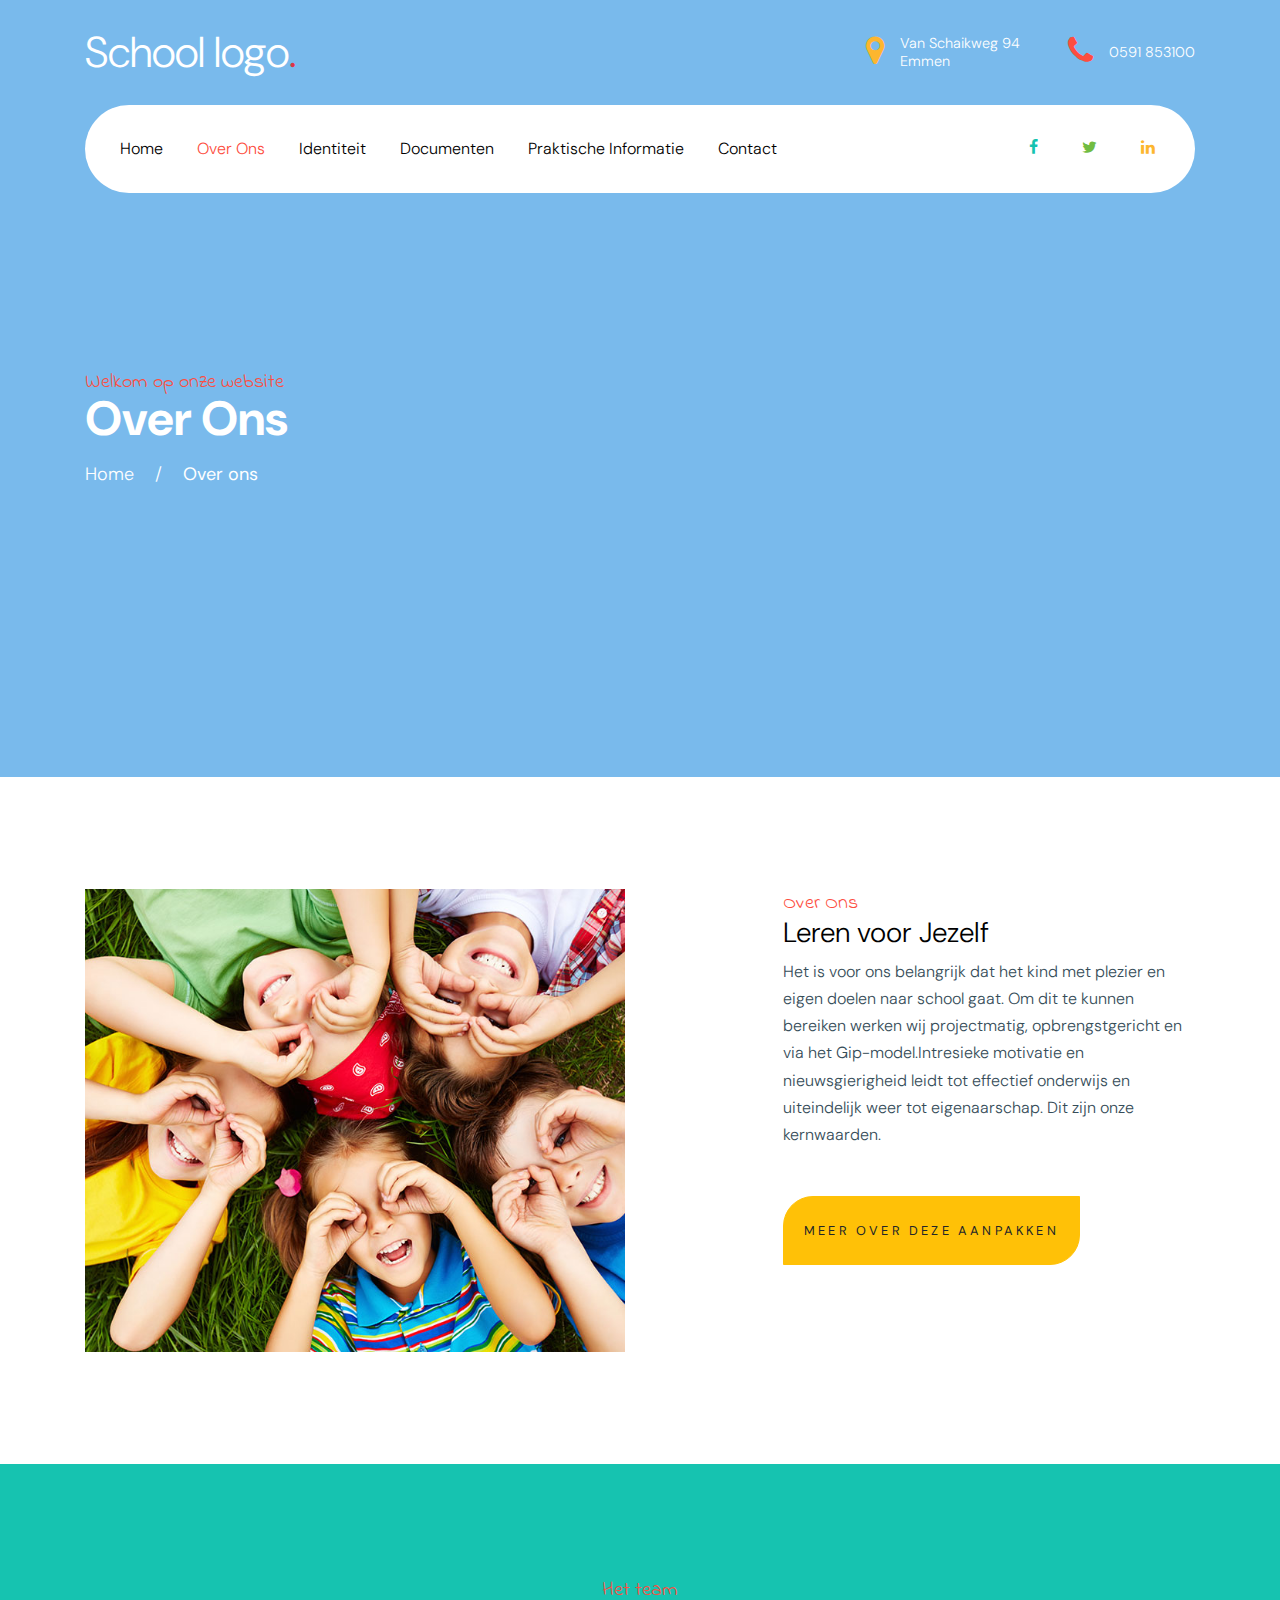
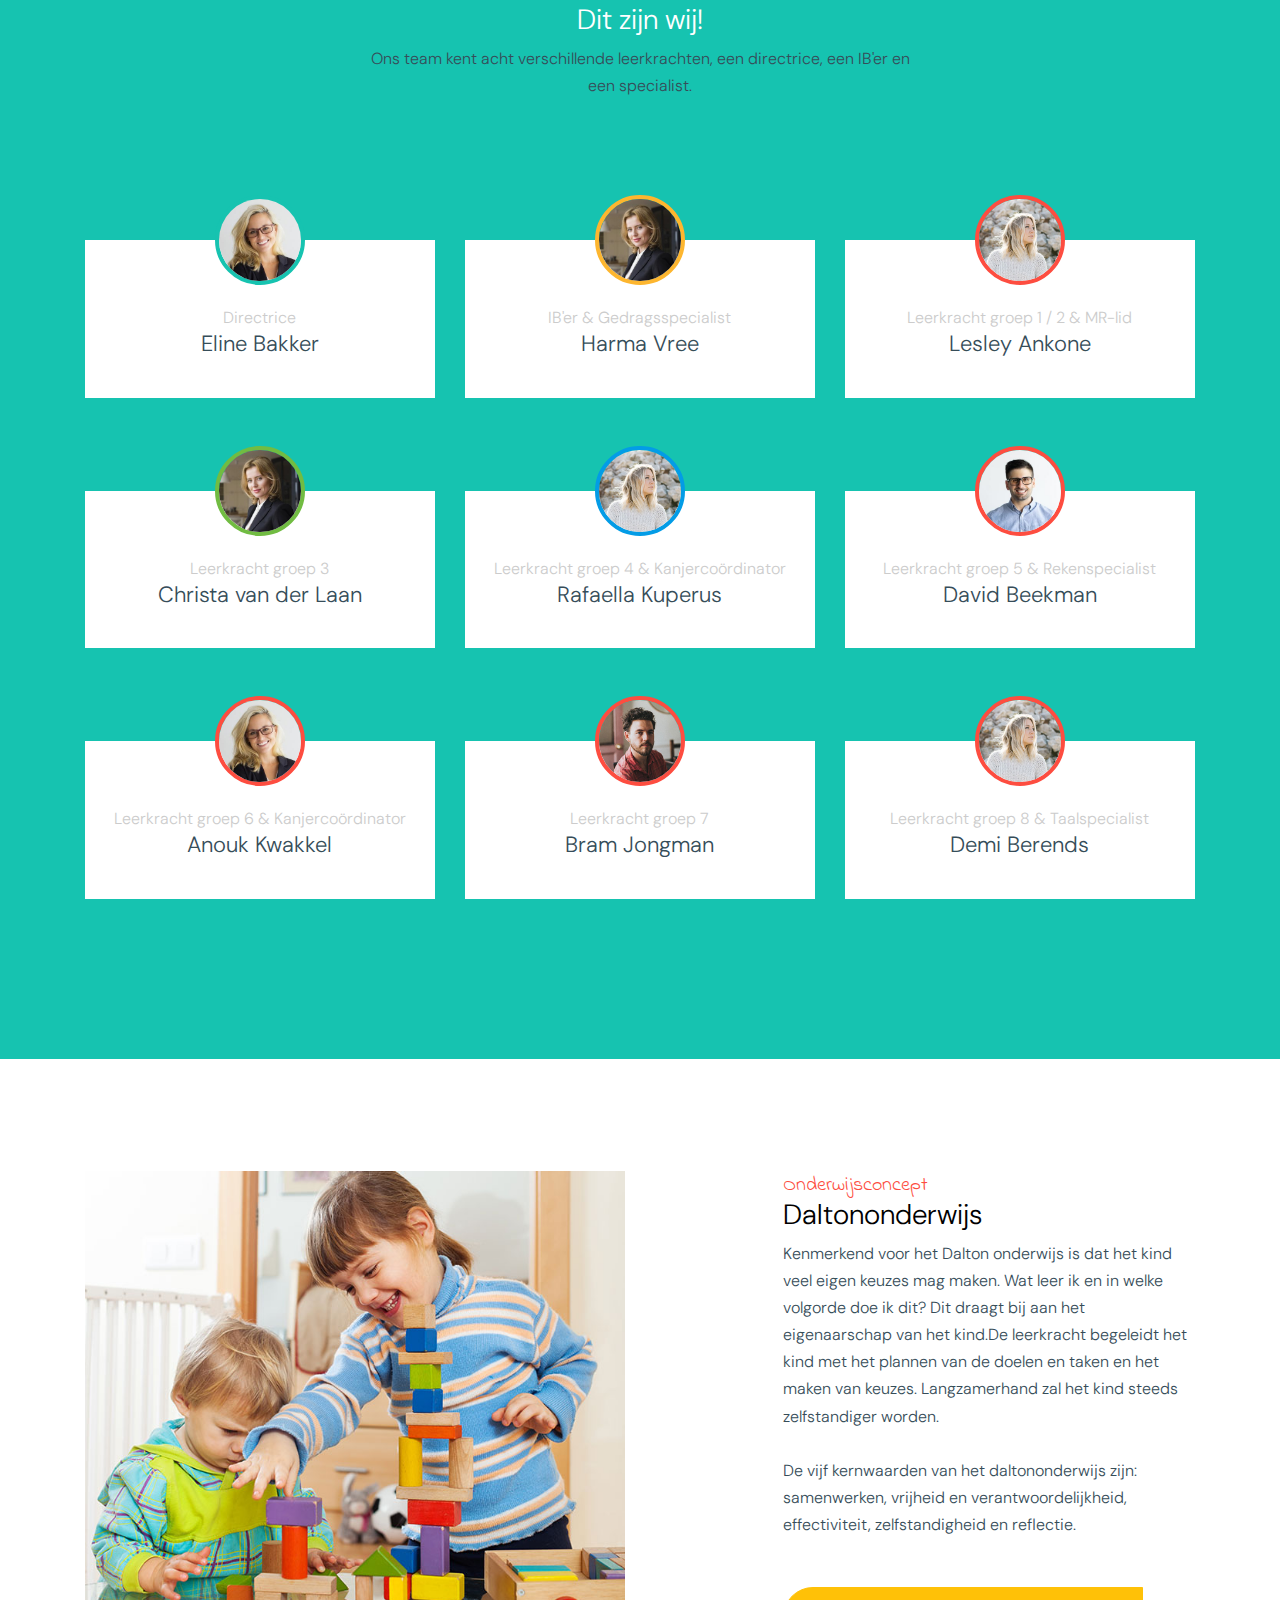
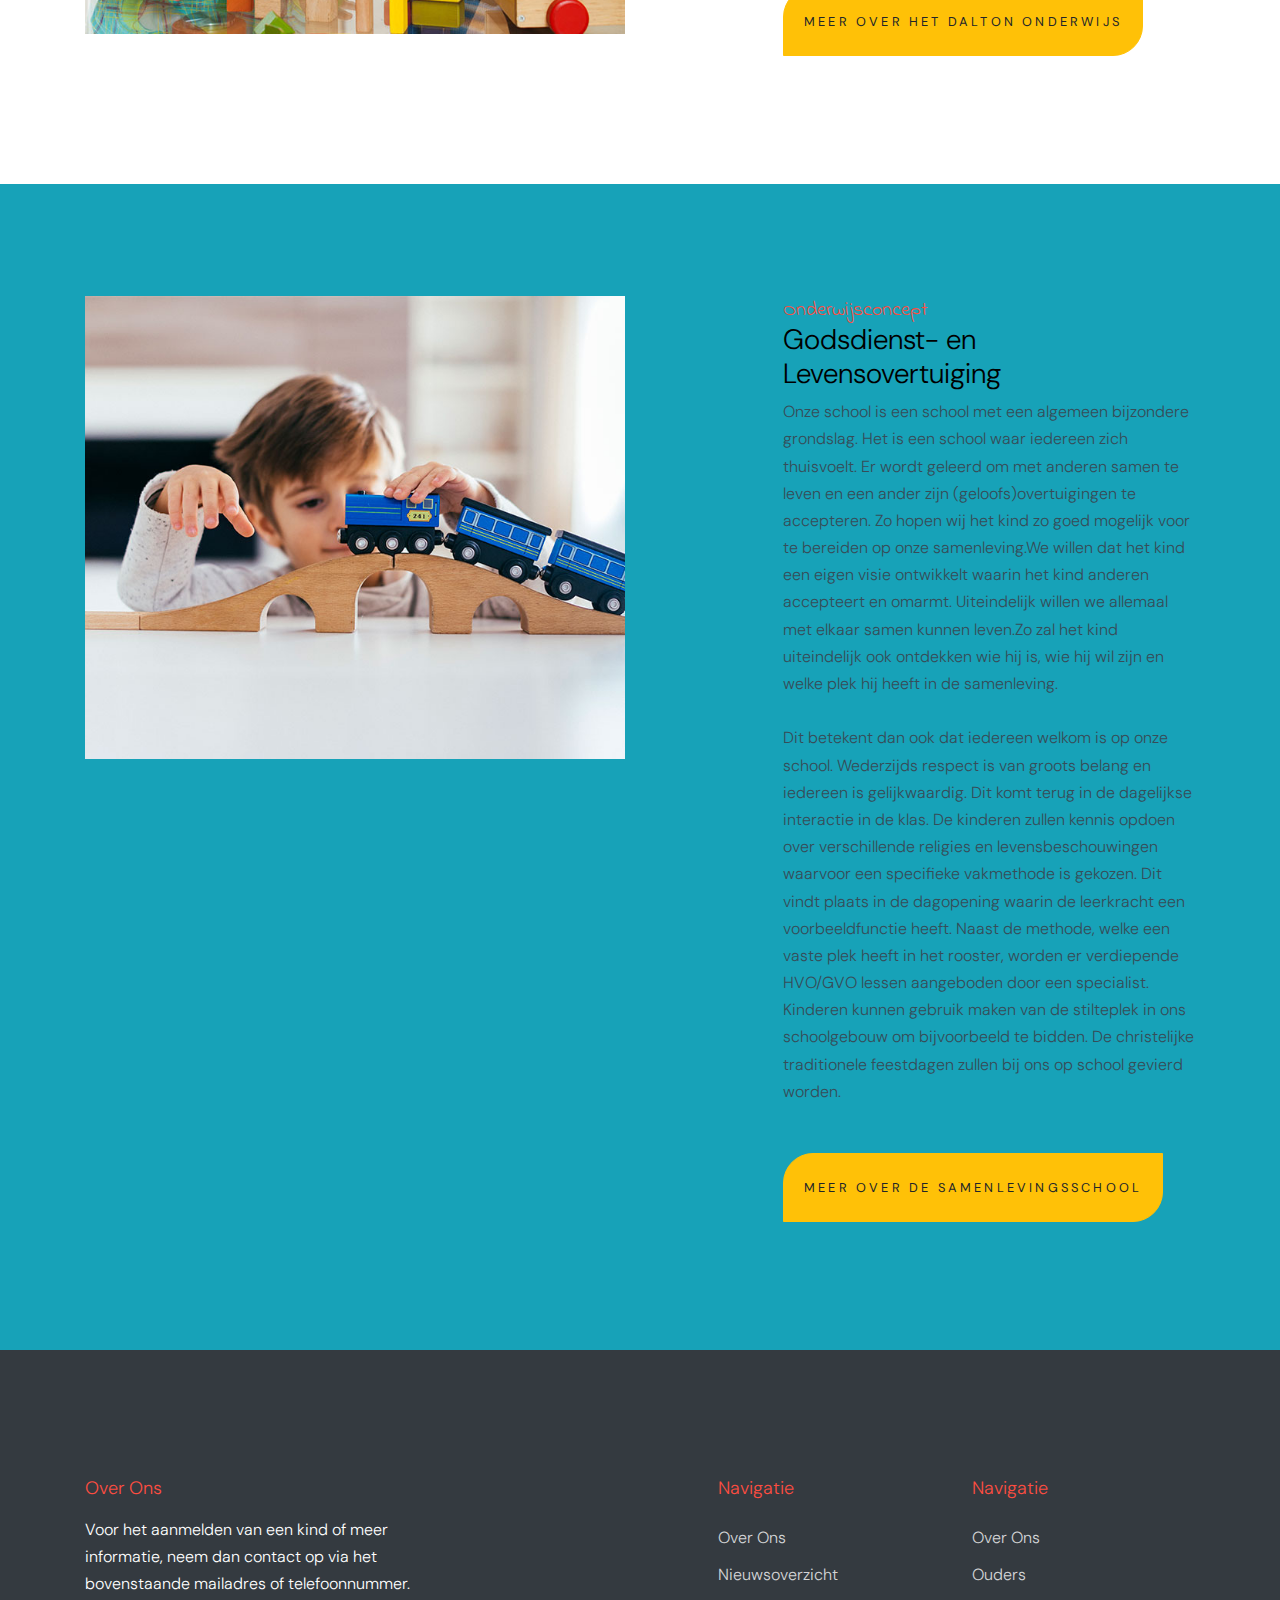
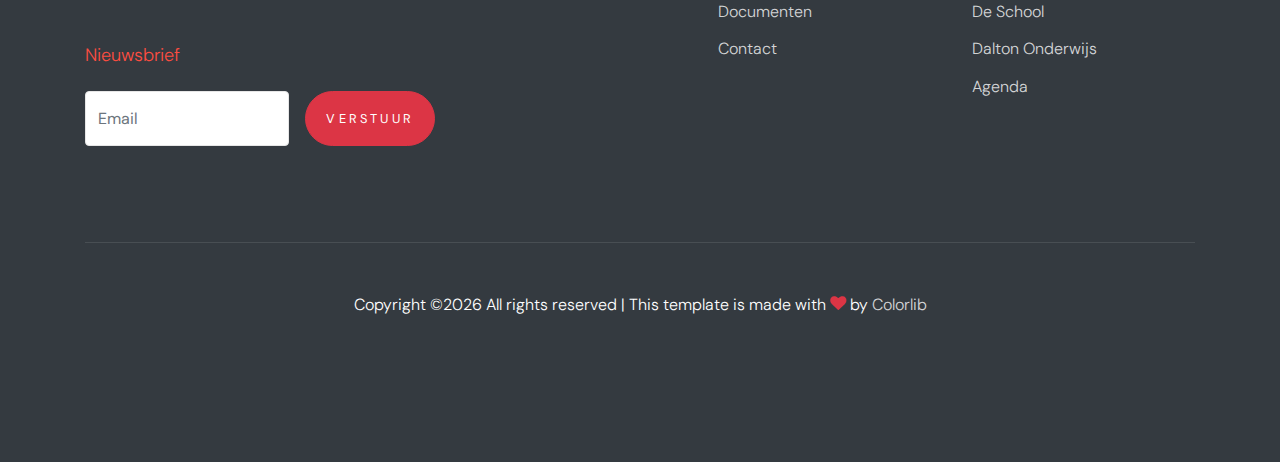
<file: about.html>
<!doctype html>
<html lang="en">

  <head>
    <title>School website</title>
    <meta charset="utf-8">
    <meta name="viewport" content="width=device-width, initial-scale=1, shrink-to-fit=no">

    <link href="https://fonts.googleapis.com/css?family=DM+Sans:300,400,700|Indie+Flower" rel="stylesheet">
    

    <link rel="stylesheet" href="fonts/icomoon/style.css">

    <link rel="stylesheet" href="css/bootstrap.min.css">
    <link rel="stylesheet" href="css/bootstrap-datepicker.css">
    <link rel="stylesheet" href="css/jquery.fancybox.min.css">
    <link rel="stylesheet" href="css/owl.carousel.min.css">
    <link rel="stylesheet" href="css/owl.theme.default.min.css">
    <link rel="stylesheet" href="fonts/flaticon/font/flaticon.css">
    <link rel="stylesheet" href="css/aos.css">

    <!-- MAIN CSS -->
    <link rel="stylesheet" href="css/style.css">

  </head>

  <body data-spy="scroll" data-target=".site-navbar-target" data-offset="300">

    
    <div class="site-wrap" id="home-section">

      <div class="site-mobile-menu site-navbar-target">
        <div class="site-mobile-menu-header">
          <div class="site-mobile-menu-close mt-3">
            <span class="icon-close2 js-menu-toggle"></span>
          </div>
        </div>
        <div class="site-mobile-menu-body"></div>
      </div>

      <header class="site-navbar site-navbar-target" role="banner">

        <div class="container mb-3">
          <div class="d-flex align-items-center">
            <div class="site-logo mr-auto">
              <a href="index.html">School logo<span class="text-primary">.</span></a>
            </div>
            <div class="site-quick-contact d-none d-lg-flex ml-auto ">
              <div class="d-flex site-info align-items-center mr-5">
                <span class="block-icon mr-3"><span class="icon-map-marker text-yellow"></span></span>
                <span>Van Schaikweg 94 <br> Emmen</span>
              </div>
              <div class="d-flex site-info align-items-center">
                <span class="block-icon mr-3"><span class="icon-phone"></span></span>
                <span>0591 853100</span>
              </div>
              
            </div>
          </div>
        </div>


        <div class="container">
          <div class="menu-wrap d-flex align-items-center">
            <span class="d-inline-block d-lg-none"><a href="#" class="text-black site-menu-toggle js-menu-toggle py-5"><span class="icon-menu h3 text-black"></span></a></span>
              <nav class="site-navigation text-left mr-auto d-none d-lg-block" role="navigation">
                <ul class="site-menu main-menu js-clone-nav mr-auto ">
                  <li><a href="index.html" class="nav-link">Home</a></li>
                  <li class="active"><a href="about.html" class="nav-link">Over Ons</a></li>
                  <li><a href="packages.html" class="nav-link">Identiteit</a></li>
                  <li><a href="#" class="nav-link">Documenten</a></li>
                  <li><a href="pricing.html" class="nav-link">Praktische Informatie</a></li>
                  <li><a href="contact.html" class="nav-link">Contact</a></li>
                </ul>
              </nav>

              <div class="top-social ml-auto">
                <a href="#"><span class="icon-facebook text-teal"></span></a>
                <a href="#"><span class="icon-twitter text-success"></span></a>
                <a href="#"><span class="icon-linkedin text-yellow"></span></a>
              </div>
          </div>
        </div>
      </header>
    <div class="ftco-blocks-cover-1">
       <!-- data-stellar-background-ratio="0.5" style="background-image: url('images/hero_1.jpg')" -->
      <div class="site-section-cover overlay" data-stellar-background-ratio="0.5" style="background-image: url('images/hero_1.jpg')">
        <div class="container">
          <div class="row align-items-center ">

            <div class="col-md-5 mt-5 pt-5">
              <span class="text-cursive h5 text-red">Welkom op onze website</span>
              <h1 class="mb-3 font-weight-bold text-teal">Over Ons</h1>
              <p><a href="index.html" class="text-white">Home</a> <span class="mx-3">/</span> <strong>Over ons</strong></p>
            </div>
            
          </div>
        </div>
      </div>
    </div>

    

    <div class="site-section">
      <div class="container">
        <div class="row">
          <div class="col-md-6">
            <img src="images/img_1.jpg" alt="Image" class="img-fluid">
          </div>
          <div class="col-md-5 ml-auto pl-md-5">
            <span class="text-cursive h5 text-red">Over Ons</span>
            <h3 class="text-black">Leren voor Jezelf</h3>
            <p><span>Het is voor ons belangrijk dat het kind met plezier en eigen doelen naar school gaat. Om dit te kunnen bereiken werken wij projectmatig, opbrengstgericht en via het Gip-model.</span><span>Intresieke motivatie en nieuwsgierigheid leidt tot effectief onderwijs en uiteindelijk weer tot eigenaarschap. Dit zijn onze kernwaarden.</span></p>

            <p class="mt-5"><a href="#" class="btn btn-warning py-4 btn-custom-1">Meer over deze aanpakken</a></p>
          </div>
        </div>
      </div>
    </div>

    <div class="site-section bg-teal">
      <div class="container">
        <div class="row justify-content-center text-center mb-5 section-2-title">
          <div class="col-md-6">
            <span class="text-cursive h5 text-red">Het team</span>
            <h3 class="text-white text-center">Dit zijn wij!</h3>
            <p class="mb-5">Ons team kent acht verschillende leerkrachten, een directrice, een IB'er en een specialist.</p>
          </div>
        </div>
        <div class="row align-items-stretch">

          <div class="col-lg-4 col-md-6 mb-5">
            <div class="post-entry-1 h-100 person-1 teal">
              
                <img src="images/person_2.jpg" alt="Image"
                 class="img-fluid">
            
              <div class="post-entry-1-contents">
                <span class="meta">Directrice</span>
                <h2>Eline Bakker</h2>
                <p></p>
              </div>
            </div>
          </div>
          <div class="col-lg-4 col-md-6 mb-5">
            <div class="post-entry-1 h-100 person-1 yellow">
              
                <img src="images/person_3.jpg" alt="Image"
                 class="img-fluid">
            
              <div class="post-entry-1-contents">
                <span class="meta">IB'er & Gedragsspecialist</span>
                <h2>Harma Vree</h2>
                <p></p>
              </div>
            </div>
          </div>

          <div class="col-lg-4 col-md-6 mb-5">
            <div class="post-entry-1 h-100 person-1 red">
              
                <img src="images/person_5.jpg" alt="Image"
                 class="img-fluid">
            
              <div class="post-entry-1-contents">
                <span class="meta">Leerkracht groep 1 / 2 & MR-lid</span>
                <h2>Lesley Ankone</h2>
                <p></p>
              </div>
            </div>
          </div>

          <div class="col-lg-4 col-md-6 mb-5">
            <div class="post-entry-1 h-100 person-1 green">
              
                <img src="images/person_3.jpg" alt="Image"
                 class="img-fluid">
            
              <div class="post-entry-1-contents">
                <span class="meta">Leerkracht groep 3 </span>
                <h2>Christa van der Laan</h2>
                <p></p>
              </div>
            </div>
          </div>

          <div class="col-lg-4 col-md-6 mb-5">
            <div class="post-entry-1 h-100 person-1 blue">
              
                <img src="images/person_5.jpg" alt="Image"
                 class="img-fluid">
            
              <div class="post-entry-1-contents">
                <span class="meta">Leerkracht groep 4 & Kanjercoördinator</span>
                <h2>Rafaella Kuperus</h2>
                <p></p>
              </div>
            </div>
          </div>

          <div class="col-lg-4 col-md-6 mb-5">
            <div class="post-entry-1 h-100 person-1 red">
              
                <img src="images/person_1.jpg" alt="Image"
                 class="img-fluid">
            
              <div class="post-entry-1-contents">
                <span class="meta">Leerkracht groep 5 & Rekenspecialist</span>
                <h2>David Beekman</h2>
                <p></p>
              </div>
            </div>
          </div>

          <div class="col-lg-4 col-md-6 mb-5">
            <div class="post-entry-1 h-100 person-1 red">
              
                <img src="images/person_2.jpg" alt="Image"
                 class="img-fluid">
            
              <div class="post-entry-1-contents">
                <span class="meta">Leerkracht groep 6 & Kanjercoördinator</span>
                <h2>Anouk Kwakkel</h2>
                <p></p>
              </div>
            </div>
          </div>

          <div class="col-lg-4 col-md-6 mb-5">
            <div class="post-entry-1 h-100 person-1 red">
              
                <img src="images/person_4.jpg" alt="Image"
                 class="img-fluid">
            
              <div class="post-entry-1-contents">
                <span class="meta">Leerkracht groep 7</span>
                <h2>Bram Jongman</h2>
                <p></p>
              </div>
            </div>
          </div>

          <div class="col-lg-4 col-md-6 mb-5">
            <div class="post-entry-1 h-100 person-1 red">
              
                <img src="images/person_5.jpg" alt="Image"
                 class="img-fluid">
            
              <div class="post-entry-1-contents">
                <span class="meta">Leerkracht groep 8 & Taalspecialist</span>
                <h2>Demi Berends</h2>
                <p></p>
              </div>
            </div>
          </div>
        </div>
      </div>
    </div>
    
    <div class="site-section">
      <div class="container">
        <div class="row">
          <div class="col-md-6">
            <img src="images/img_4.jpg" alt="Image" class="img-fluid">
          </div>
          <div class="col-md-5 ml-auto pl-md-5">
            <span class="text-cursive h5 text-red">Onderwijsconcept</span>
            <h3 class="text-black">Daltononderwijs</h3>
            <p><span>Kenmerkend voor het Dalton onderwijs is dat het kind veel eigen keuzes mag maken. Wat leer ik en in welke volgorde doe ik dit? Dit draagt bij aan het eigenaarschap van het kind.</span><span>De leerkracht begeleidt het kind met het plannen van de doelen en taken en het maken van keuzes. Langzamerhand zal het kind steeds zelfstandiger worden.</br></br>De vijf kernwaarden van het daltononderwijs zijn: samenwerken, vrijheid en verantwoordelijkheid, effectiviteit, zelfstandigheid en reflectie. </span></p>

            <p class="mt-5"><a href="#" class="btn btn-warning py-4 btn-custom-1">Meer over het Dalton Onderwijs</a></p>
          </div>
        </div>
      </div>
    </div>
    <div class="site-section bg-info">
      <div class="container">
        <div class="row">
          <div class="col-md-6">
            <img src="images/img_2.jpg" alt="Image" class="img-fluid">
          </div>
          <div class="col-md-5 ml-auto pl-md-5">
            <span class="text-cursive h5 text-red">Onderwijsconcept</span>
            <h3 class="text-black">Godsdienst- en Levensovertuiging</h3>
            <p><span>Onze school is een school met een algemeen bijzondere grondslag. Het is een school waar iedereen zich thuisvoelt. Er wordt geleerd om met anderen samen te leven en een ander zijn (geloofs)overtuigingen te accepteren. Zo hopen wij het kind zo goed mogelijk voor te bereiden op onze samenleving.</span><span>We willen dat het kind een eigen visie ontwikkelt waarin het kind anderen accepteert en omarmt. Uiteindelijk willen we allemaal met elkaar samen kunnen leven.Zo zal het kind uiteindelijk ook ontdekken wie hij is, wie hij wil zijn en welke plek hij heeft in de samenleving.</br></br> Dit betekent dan ook dat iedereen welkom is op onze school. Wederzijds respect is van groots belang en iedereen is gelijkwaardig. Dit komt terug in de dagelijkse interactie in de klas. De kinderen zullen kennis opdoen over verschillende religies en levensbeschouwingen waarvoor een specifieke vakmethode is gekozen. Dit vindt plaats in de dagopening waarin de leerkracht een voorbeeldfunctie heeft. Naast de methode, welke een vaste plek heeft in het rooster, worden er verdiepende HVO/GVO lessen aangeboden door een specialist. Kinderen kunnen gebruik maken van de stilteplek in ons schoolgebouw om bijvoorbeeld te bidden. De christelijke traditionele feestdagen zullen bij ons op school gevierd worden. </span></p>

            <p class="mt-5"><a href="#" class="btn btn-warning py-4 btn-custom-1">Meer over de Samenlevingsschool</a></p>
          </div>
        </div>
      </div>
    </div>

    
    <footer class="site-footer">
      <div class="container">
        <div class="row">
          <div class="col-lg-4">
            <h2 class="footer-heading mb-3">Over Ons</h2>
                <p class="mb-5">Voor het aanmelden van een kind of meer informatie, neem dan contact op via het bovenstaande mailadres of telefoonnummer.</p>

                <h2 class="footer-heading mb-4">Nieuwsbrief</h2>
                <form action="#" class="d-flex" class="subscribe">
                  <input type="text" class="form-control mr-3" placeholder="Email">
                  <input type="submit" value="Verstuur" class="btn btn-primary">
                </form>
          </div>
          <div class="col-lg-8 ml-auto">
            <div class="row">
              <div class="col-lg-4 ml-auto">
                <h2 class="footer-heading mb-4">Navigatie</h2>
                <ul class="list-unstyled">
                  <li><a href="#">Over Ons</a></li>
                  <li><a href="#">Nieuwsoverzicht</a></li>
                  <li><a href="#"></a></li>
                  <li><a href="#">Documenten</a></li>
                  <li><a href="#">Contact</a></li>
                </ul>
              </div>
              <div class="col-lg-4">
                <h2 class="footer-heading mb-4">Navigatie</h2>
                <ul class="list-unstyled">
                  <li><a href="#">Over Ons</a></li>
                  <li><a href="#">Ouders</a></li>
                  <li><a href="#">De School</a></li>
                  <li><a href="#">Dalton Onderwijs</a></li>
                  <li><a href="#">Agenda</a></li>
                </ul>
                
              </div>        
            </div>
          </div>
        </div>
        <div class="row pt-5 mt-5 text-center">
          <div class="col-md-12">
            <div class="border-top pt-5">
              <p>
            <!-- Link back to Colorlib can't be removed. Template is licensed under CC BY 3.0. -->
            Copyright &copy;<script>document.write(new Date().getFullYear());</script> All rights reserved | This template is made with <i class="icon-heart text-danger" aria-hidden="true"></i> by <a href="https://colorlib.com" target="_blank" >Colorlib</a>
            <!-- Link back to Colorlib can't be removed. Template is licensed under CC BY 3.0. -->
            </p>
            </div>
          </div>

        </div>
      </div>
    </footer>


    </div>

    <script src="js/jquery-3.3.1.min.js"></script>
    <script src="js/jquery-migrate-3.0.0.js"></script>
    <script src="js/popper.min.js"></script>
    <script src="js/bootstrap.min.js"></script>
    <script src="js/owl.carousel.min.js"></script>
    <script src="js/jquery.sticky.js"></script>
    <script src="js/jquery.waypoints.min.js"></script>
    <script src="js/jquery.animateNumber.min.js"></script>
    <script src="js/jquery.fancybox.min.js"></script>
    <script src="js/jquery.stellar.min.js"></script>
    <script src="js/jquery.easing.1.3.js"></script>
    <script src="js/bootstrap-datepicker.min.js"></script>
    <script src="js/aos.js"></script>

    <script src="js/main.js"></script>

  </body>

</html>
</file>
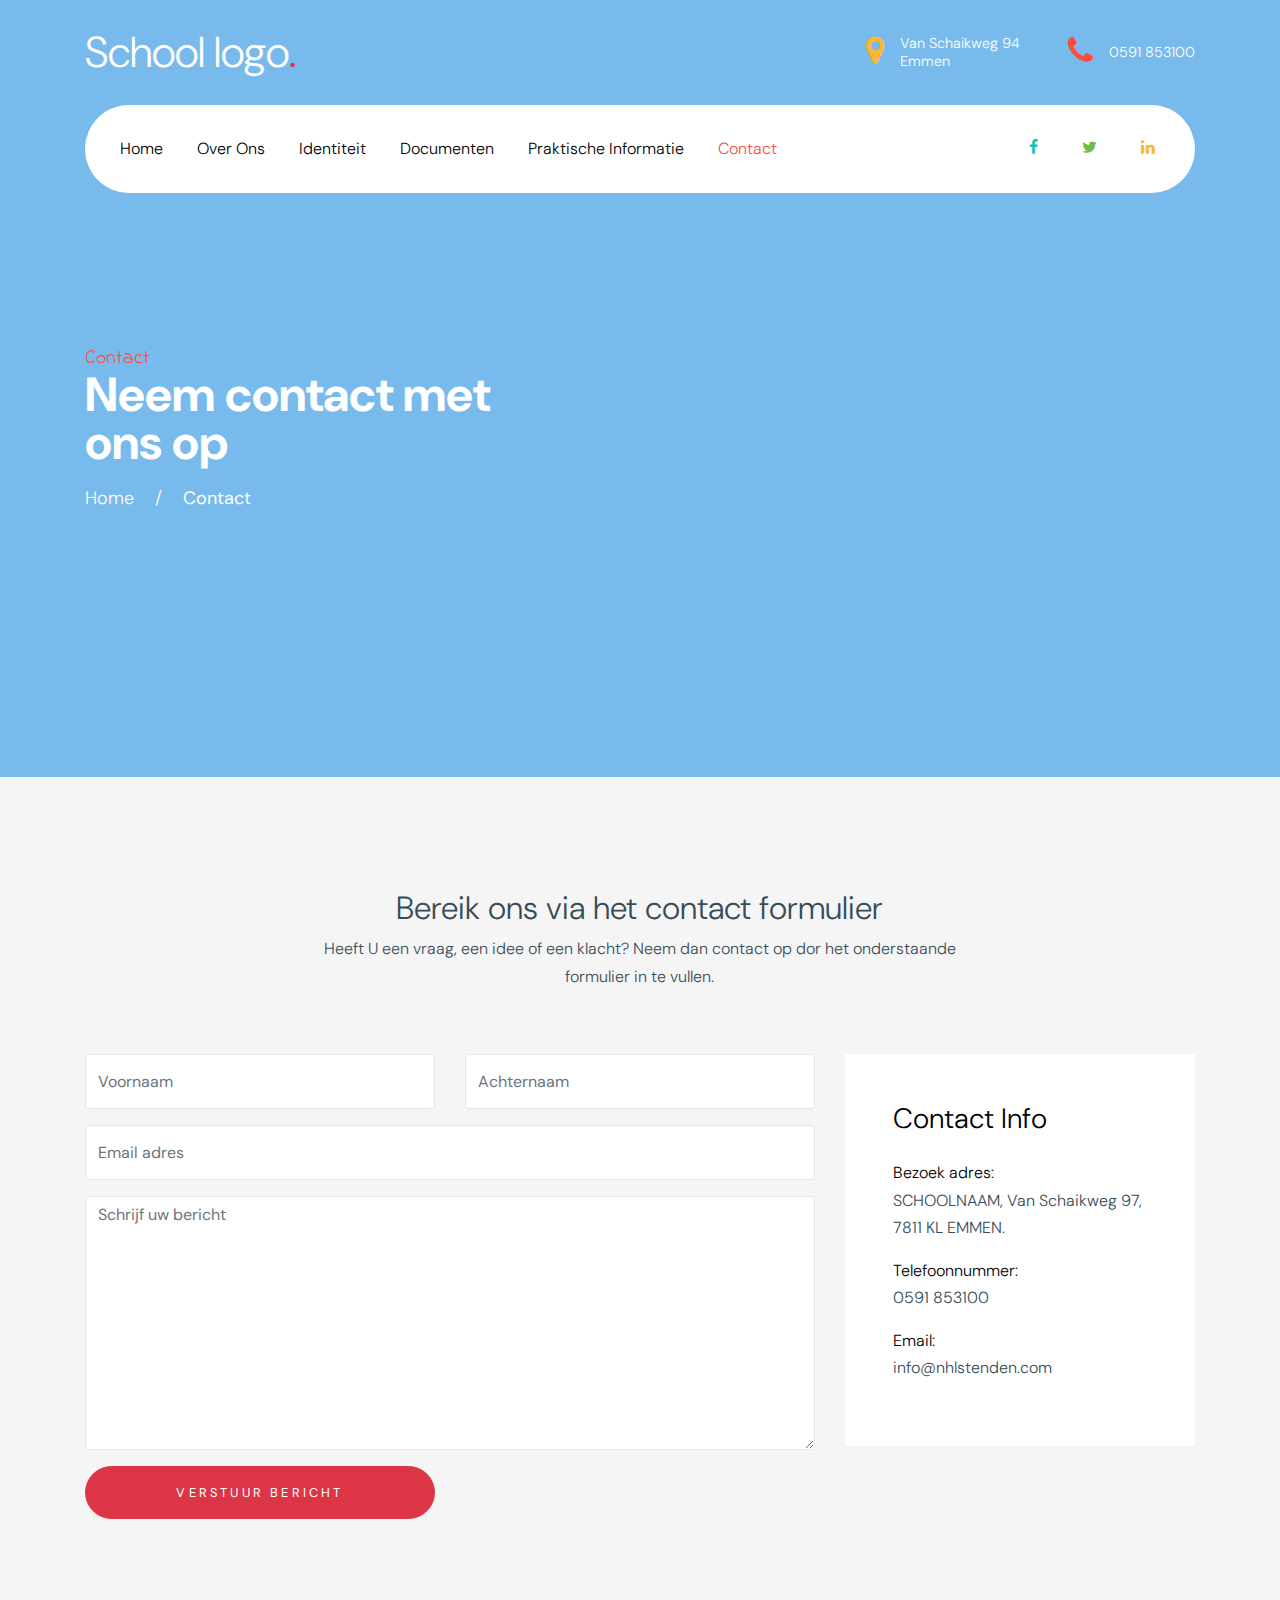
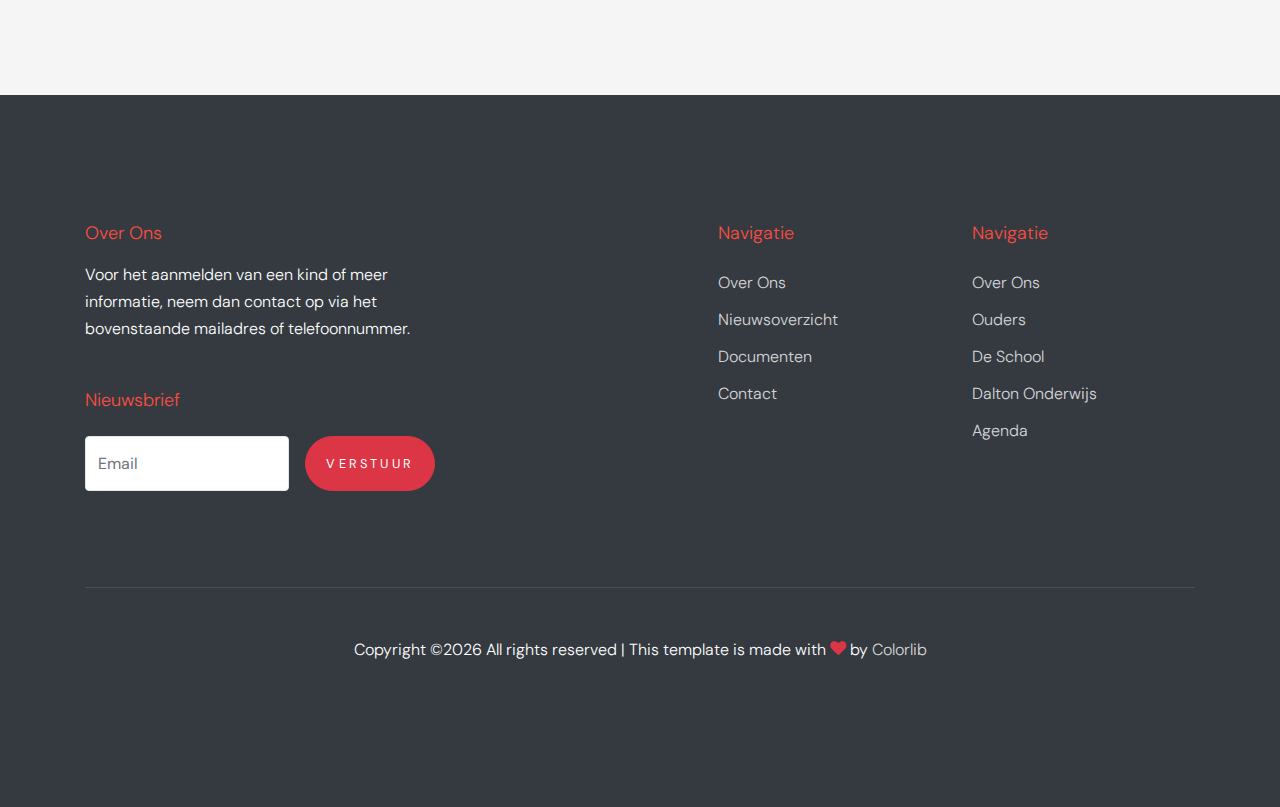
<file: contact.html>
<!doctype html>
<html lang="en">

  <head>
    <title>School website</title>
    <meta charset="utf-8">
    <meta name="viewport" content="width=device-width, initial-scale=1, shrink-to-fit=no">

    <link href="https://fonts.googleapis.com/css?family=DM+Sans:300,400,700|Indie+Flower" rel="stylesheet">
    

    <link rel="stylesheet" href="fonts/icomoon/style.css">

    <link rel="stylesheet" href="css/bootstrap.min.css">
    <link rel="stylesheet" href="css/bootstrap-datepicker.css">
    <link rel="stylesheet" href="css/jquery.fancybox.min.css">
    <link rel="stylesheet" href="css/owl.carousel.min.css">
    <link rel="stylesheet" href="css/owl.theme.default.min.css">
    <link rel="stylesheet" href="fonts/flaticon/font/flaticon.css">
    <link rel="stylesheet" href="css/aos.css">

    <!-- MAIN CSS -->
    <link rel="stylesheet" href="css/style.css">

  </head>

  <body data-spy="scroll" data-target=".site-navbar-target" data-offset="300">

    
    <div class="site-wrap" id="home-section">

      <div class="site-mobile-menu site-navbar-target">
        <div class="site-mobile-menu-header">
          <div class="site-mobile-menu-close mt-3">
            <span class="icon-close2 js-menu-toggle"></span>
          </div>
        </div>
        <div class="site-mobile-menu-body"></div>
      </div>

      <header class="site-navbar site-navbar-target" role="banner">

        <div class="container mb-3">
          <div class="d-flex align-items-center">
            <div class="site-logo mr-auto">
              <a href="index.html">School logo<span class="text-primary">.</span></a>
            </div>
            <div class="site-quick-contact d-none d-lg-flex ml-auto ">
              <div class="d-flex site-info align-items-center mr-5">
                <span class="block-icon mr-3"><span class="icon-map-marker text-yellow"></span></span>
                <span>Van Schaikweg 94 <br> Emmen</span>
              </div>
              <div class="d-flex site-info align-items-center">
                <span class="block-icon mr-3"><span class="icon-phone"></span></span>
                <span>0591 853100</span>
              </div>
              
            </div>
          </div>
        </div>


        <div class="container">
          <div class="menu-wrap d-flex align-items-center">
            <span class="d-inline-block d-lg-none"><a href="#" class="text-black site-menu-toggle js-menu-toggle py-5"><span class="icon-menu h3 text-black"></span></a></span>
              <nav class="site-navigation text-left mr-auto d-none d-lg-block" role="navigation">
                <ul class="site-menu main-menu js-clone-nav mr-auto ">
                  <li><a href="index.html" class="nav-link">Home</a></li>
                  <li><a href="about.html" class="nav-link">Over Ons</a></li>
                  <li><a href="packages.html" class="nav-link">Identiteit</a></li>
                  <li><a href="#" class="nav-link">Documenten</a></li>
                  <li><a href="pricing.html" class="nav-link">Praktische Informatie</a></li>
                  <li class="active"><a href="contact.html" class="nav-link">Contact</a></li>
                </ul>
              </nav>

              <div class="top-social ml-auto">
                <a href="#"><span class="icon-facebook text-teal"></span></a>
                <a href="#"><span class="icon-twitter text-success"></span></a>
                <a href="#"><span class="icon-linkedin text-yellow"></span></a>
              </div>
          </div>
        </div>
      </header>


    <div class="ftco-blocks-cover-1">
      <div class="site-section-cover overlay" data-stellar-background-ratio="0.5" style="background-image: url('images/hero_1.jpg')">
        <div class="container">
          <div class="row align-items-center ">

            <div class="col-md-5 mt-5 pt-5">
              <span class="text-cursive h5 text-red">Contact</span>
              <h1 class="mb-3 font-weight-bold text-teal">Neem contact met ons op</h1>
              <p><a href="index.html" class="text-white">Home</a> <span class="mx-3">/</span> <strong>Contact</strong></p>
            </div>
            
          </div>
        </div>
      </div>
    </div>


    <div class="site-section bg-light" id="contact-section">
      <div class="container">
        <div class="row justify-content-center text-center">
        <div class="col-7 text-center mb-5">
          <h2>Bereik ons via het contact formulier</h2>
          <p>Heeft U een vraag, een idee of een klacht? Neem dan contact op dor het onderstaande formulier in te vullen.</p>
        </div>
      </div>
        <div class="row">
          <div class="col-lg-8 mb-5" >
            <form action="#" method="post">
              <div class="form-group row">
                <div class="col-md-6 mb-4 mb-lg-0">
                  <input type="text" class="form-control" placeholder="Voornaam">
                </div>
                <div class="col-md-6">
                  <input type="text" class="form-control" placeholder="Achternaam">
                </div>
              </div>

              <div class="form-group row">
                <div class="col-md-12">
                  <input type="text" class="form-control" placeholder="Email adres">
                </div>
              </div>

              <div class="form-group row">
                <div class="col-md-12">
                  <textarea name="" id="" class="form-control" placeholder="Schrijf uw bericht" cols="30" rows="10"></textarea>
                </div>
              </div>
              <div class="form-group row">
                <div class="col-md-6 mr-auto">
                  <input type="submit" class="btn btn-block btn-primary text-white py-3 px-5" value="Verstuur bericht">
                </div>
              </div>
            </form>
          </div>
          <div class="col-lg-4 ml-auto">
            <div class="bg-white p-3 p-md-5">
              <h3 class="text-black mb-4">Contact Info</h3>
              <ul class="list-unstyled footer-link">
                <li class="d-block mb-3">
                  <span class="d-block text-black">Bezoek adres:</span>
                  <span>SCHOOLNAAM, Van Schaikweg 97, 7811 KL EMMEN.</span></li>
                <li class="d-block mb-3"><span class="d-block text-black">Telefoonnummer:</span><span>0591 853100</span></li>
                <li class="d-block mb-3"><span class="d-block text-black">Email:</span><span>info@nhlstenden.com</span></li>
              </ul>
            </div>
          </div>
        </div>
      </div>
    </div>

    <footer class="site-footer">
      <div class="container">
        <div class="row">
          <div class="col-lg-4">
            <h2 class="footer-heading mb-3">Over Ons</h2>
                <p class="mb-5">Voor het aanmelden van een kind of meer informatie, neem dan contact op via het bovenstaande mailadres of telefoonnummer.</p>

                <h2 class="footer-heading mb-4">Nieuwsbrief</h2>
                <form action="#" class="d-flex" class="subscribe">
                  <input type="text" class="form-control mr-3" placeholder="Email">
                  <input type="submit" value="Verstuur" class="btn btn-primary">
                </form>
          </div>
          <div class="col-lg-8 ml-auto">
            <div class="row">
              <div class="col-lg-4 ml-auto">
                <h2 class="footer-heading mb-4">Navigatie</h2>
                <ul class="list-unstyled">
                  <li><a href="#">Over Ons</a></li>
                  <li><a href="#">Nieuwsoverzicht</a></li>
                  <li><a href="#"></a></li>
                  <li><a href="#">Documenten</a></li>
                  <li><a href="#">Contact</a></li>
                </ul>
              </div>
              <div class="col-lg-4">
                <h2 class="footer-heading mb-4">Navigatie</h2>
                <ul class="list-unstyled">
                  <li><a href="#">Over Ons</a></li>
                  <li><a href="#">Ouders</a></li>
                  <li><a href="#">De School</a></li>
                  <li><a href="#">Dalton Onderwijs</a></li>
                  <li><a href="#">Agenda</a></li>
                </ul>
                
              </div>        
            </div>
          </div>
        </div>
        <div class="row pt-5 mt-5 text-center">
          <div class="col-md-12">
            <div class="border-top pt-5">
              <p>
            <!-- Link back to Colorlib can't be removed. Template is licensed under CC BY 3.0. -->
            Copyright &copy;<script>document.write(new Date().getFullYear());</script> All rights reserved | This template is made with <i class="icon-heart text-danger" aria-hidden="true"></i> by <a href="https://colorlib.com" target="_blank" >Colorlib</a>
            <!-- Link back to Colorlib can't be removed. Template is licensed under CC BY 3.0. -->
            </p>
            </div>
          </div>

        </div>
      </div>
    </footer>

    </div>

    <script src="js/jquery-3.3.1.min.js"></script>
    <script src="js/jquery-migrate-3.0.0.js"></script>
    <script src="js/popper.min.js"></script>
    <script src="js/bootstrap.min.js"></script>
    <script src="js/owl.carousel.min.js"></script>
    <script src="js/jquery.sticky.js"></script>
    <script src="js/jquery.waypoints.min.js"></script>
    <script src="js/jquery.animateNumber.min.js"></script>
    <script src="js/jquery.fancybox.min.js"></script>
    <script src="js/jquery.stellar.min.js"></script>
    <script src="js/jquery.easing.1.3.js"></script>
    <script src="js/bootstrap-datepicker.min.js"></script>
    <script src="js/aos.js"></script>

    <script src="js/main.js"></script>

  </body>

</html>
</file>
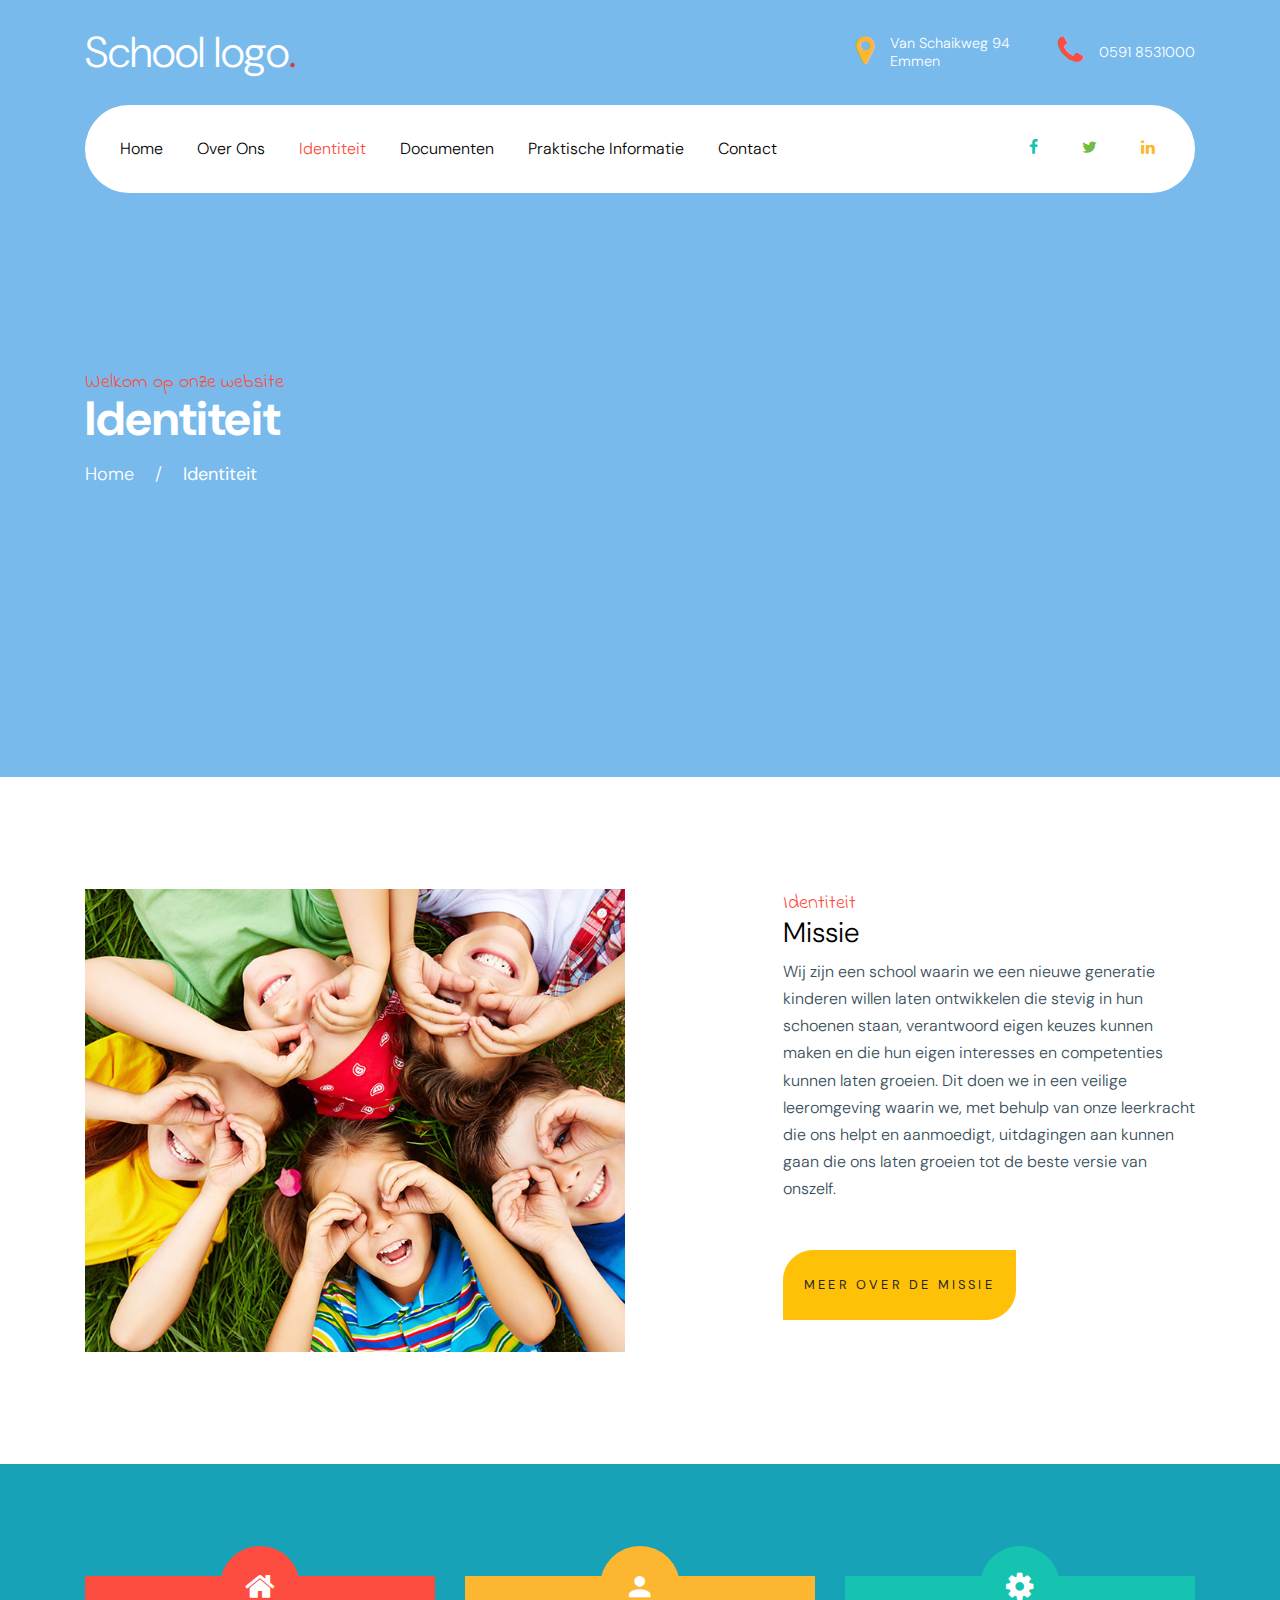
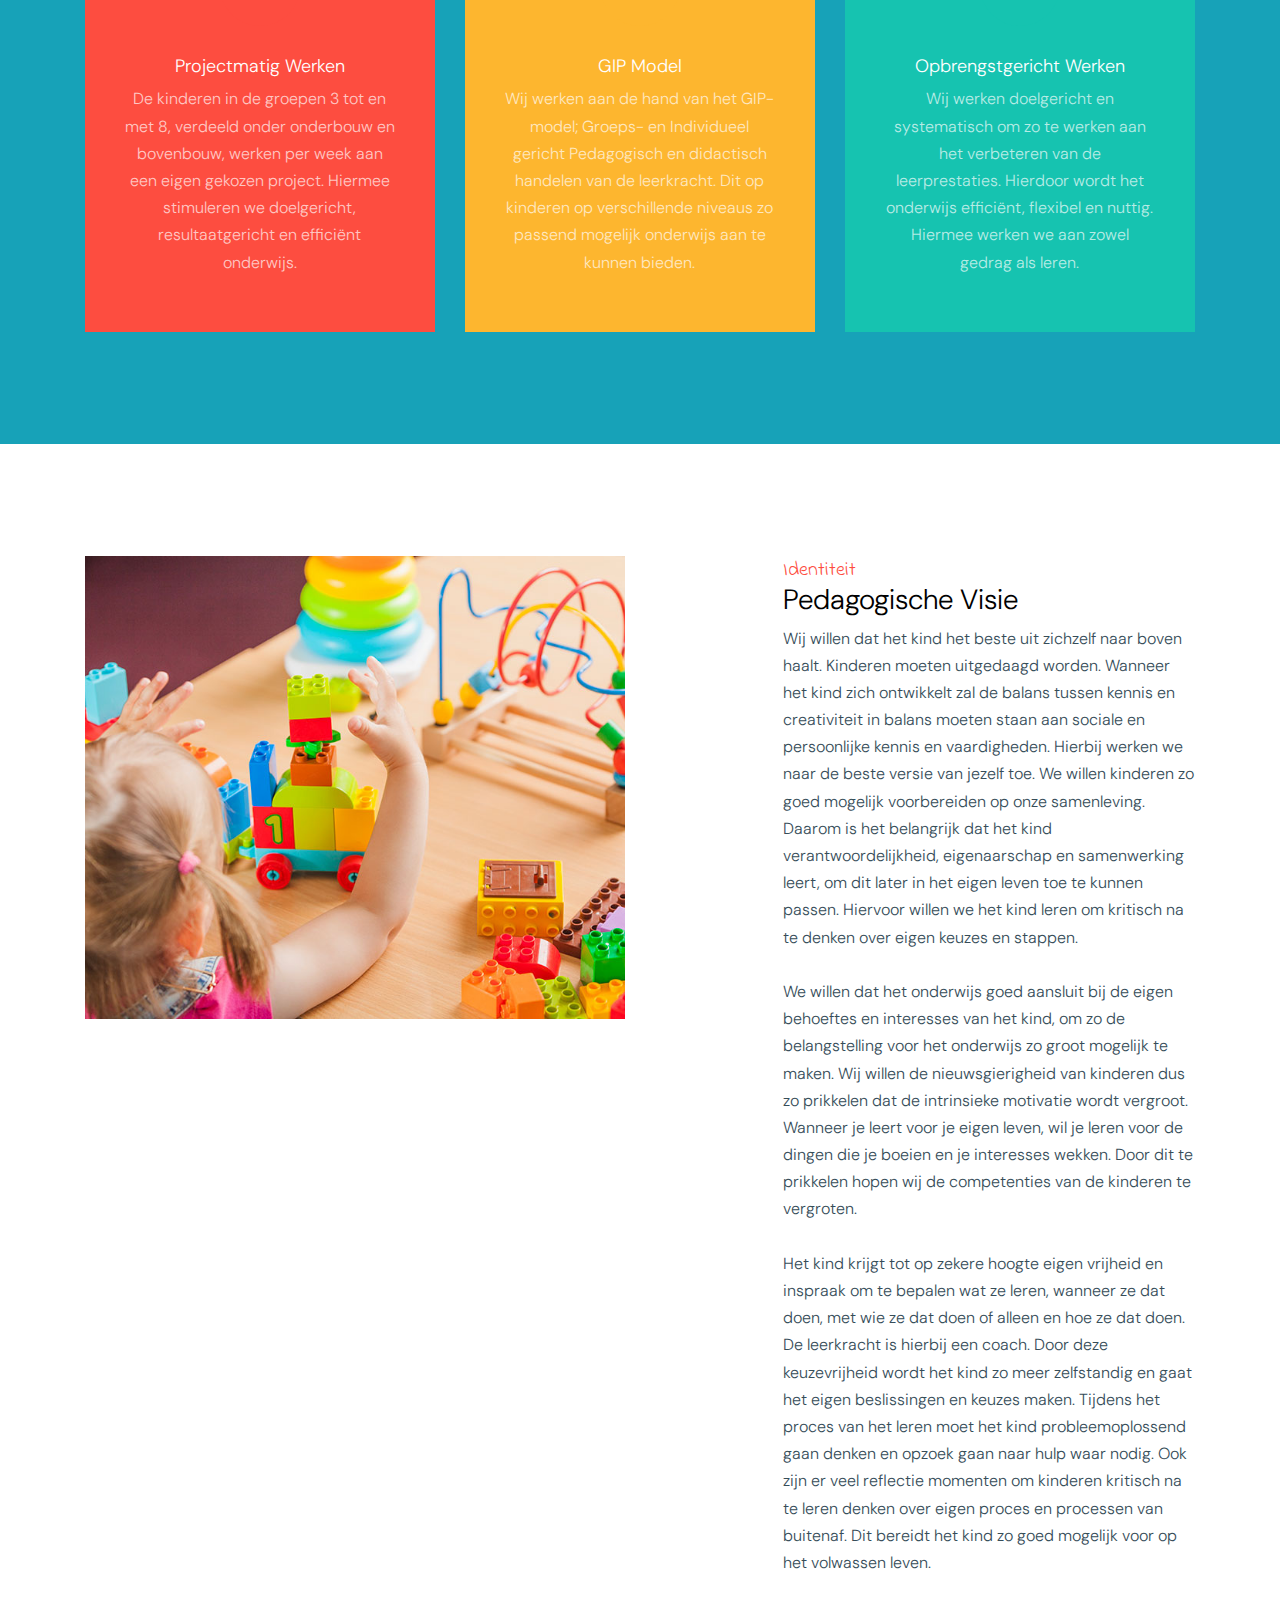
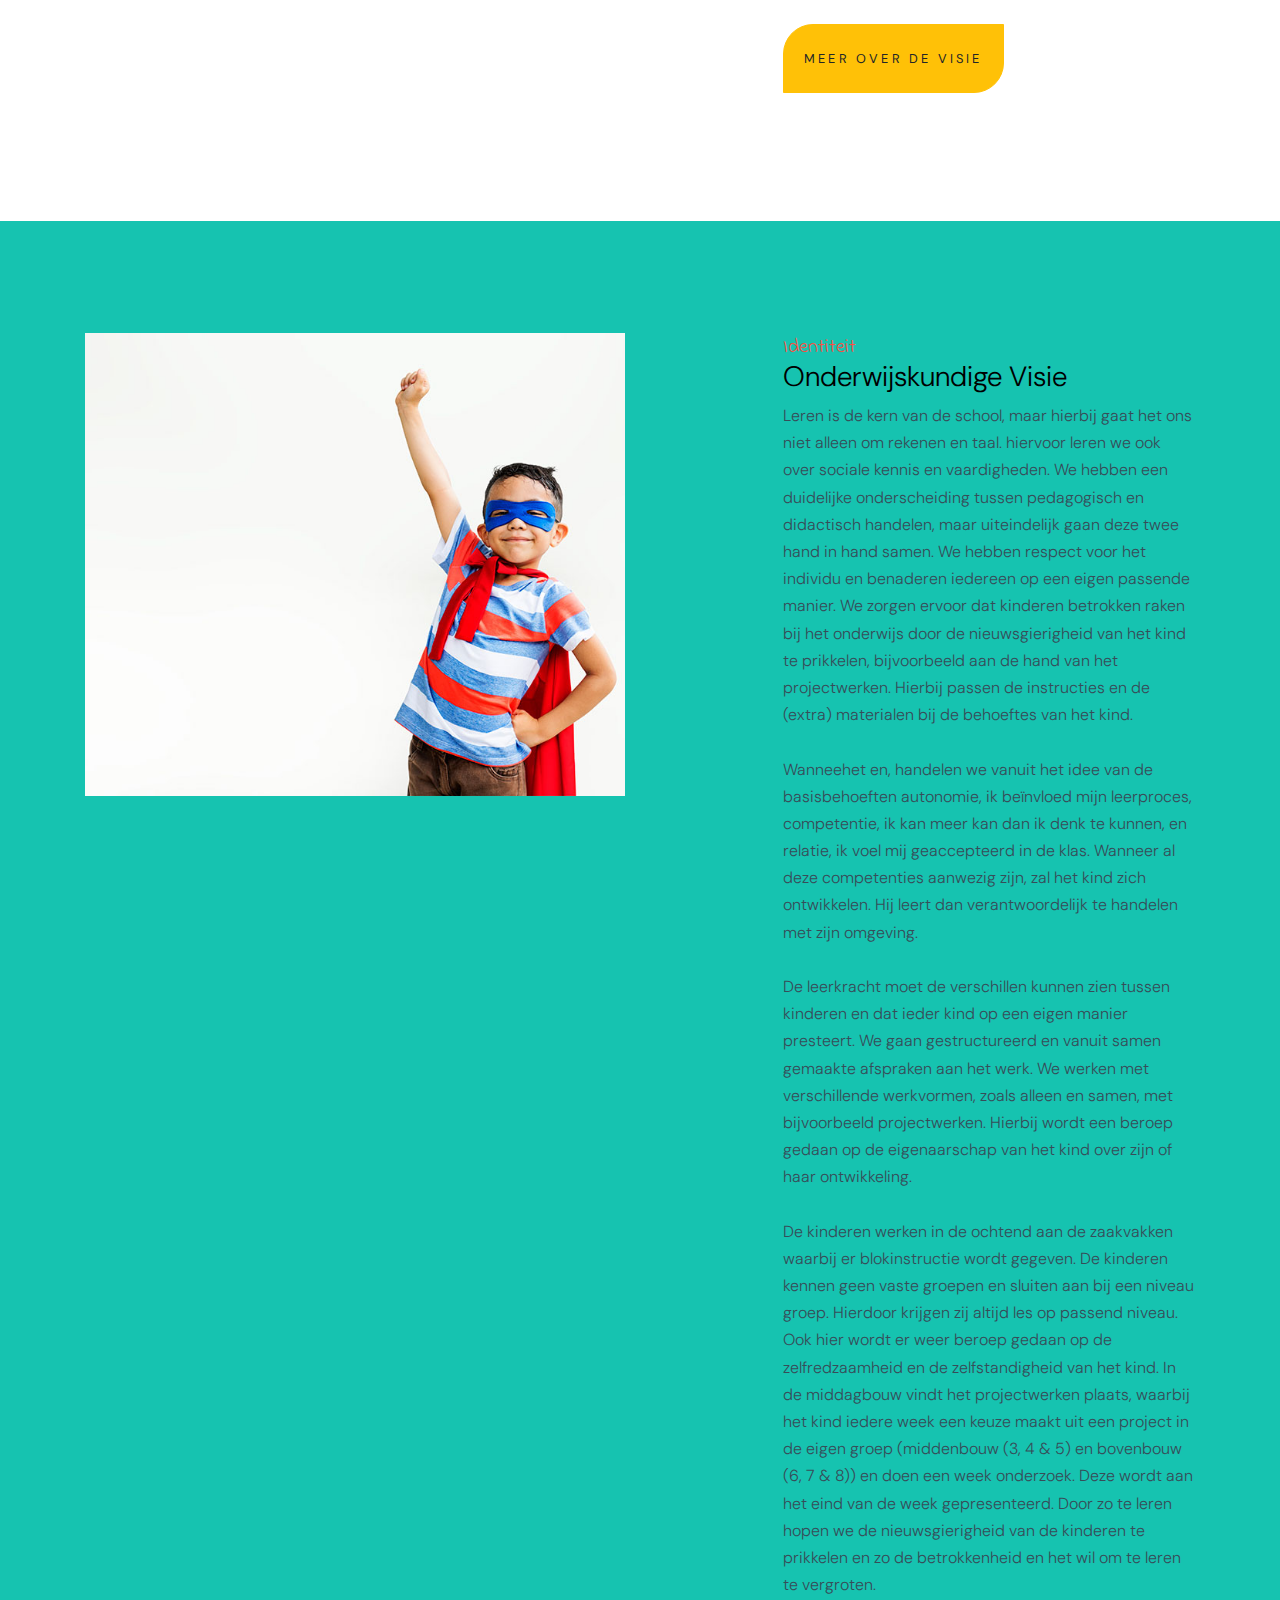
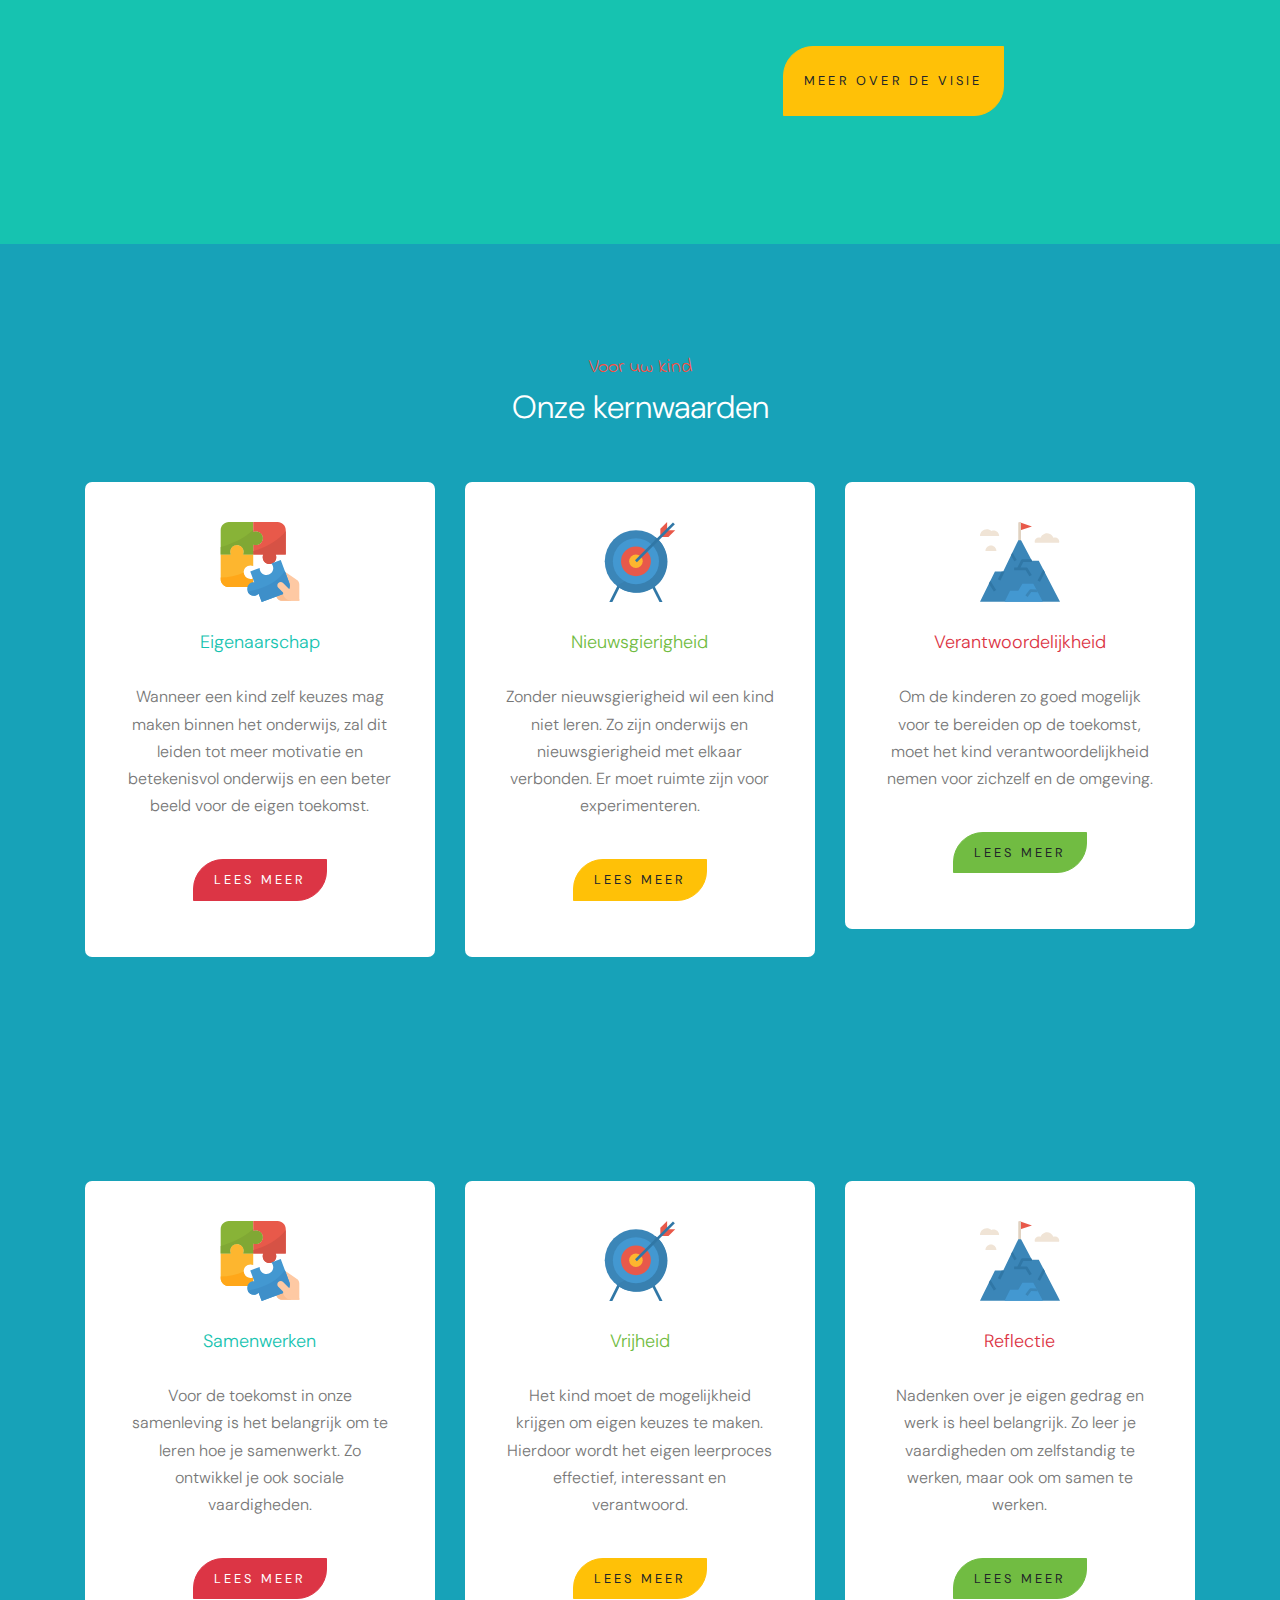
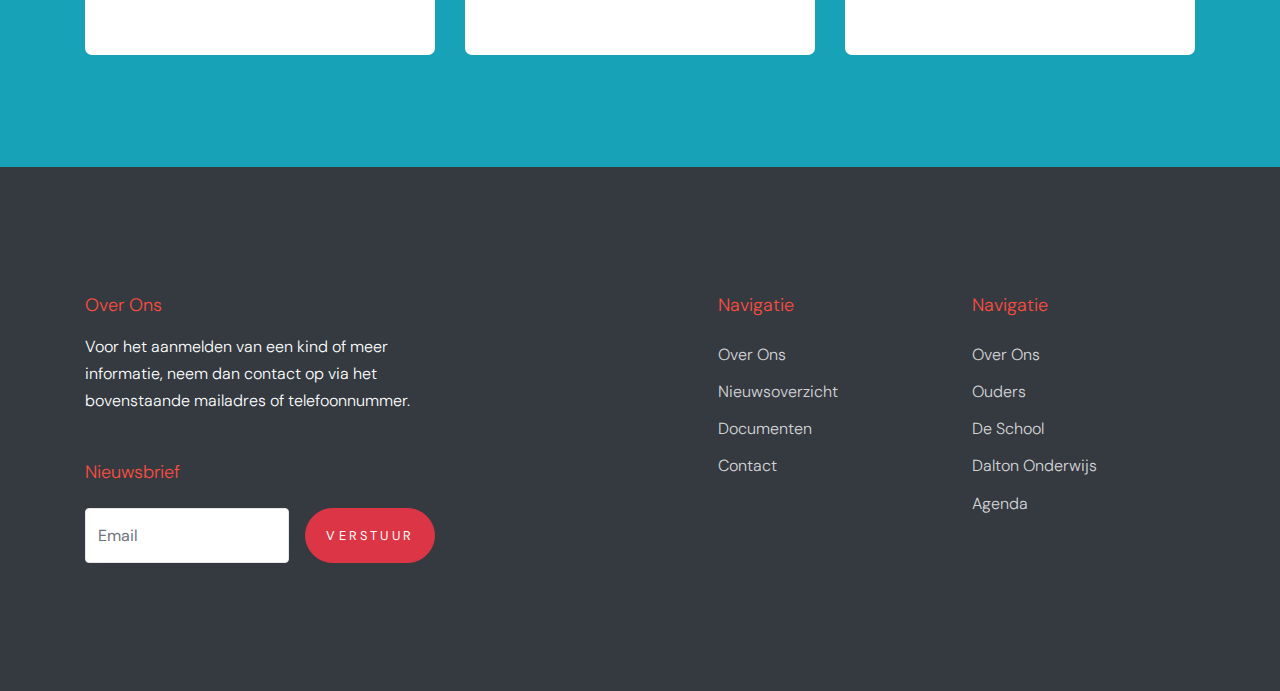
<file: packages.html>
<!doctype html>
<html lang="en">

  <head>
    <title>School website</title>
    <meta charset="utf-8">
    <meta name="viewport" content="width=device-width, initial-scale=1, shrink-to-fit=no">

    <link href="https://fonts.googleapis.com/css?family=DM+Sans:300,400,700|Indie+Flower" rel="stylesheet">
    

    <link rel="stylesheet" href="fonts/icomoon/style.css">

    <link rel="stylesheet" href="css/bootstrap.min.css">
    <link rel="stylesheet" href="css/bootstrap-datepicker.css">
    <link rel="stylesheet" href="css/jquery.fancybox.min.css">
    <link rel="stylesheet" href="css/owl.carousel.min.css">
    <link rel="stylesheet" href="css/owl.theme.default.min.css">
    <link rel="stylesheet" href="fonts/flaticon/font/flaticon.css">
    <link rel="stylesheet" href="css/aos.css">

    <!-- MAIN CSS -->
    <link rel="stylesheet" href="css/style.css">

  </head>

  <body data-spy="scroll" data-target=".site-navbar-target" data-offset="300">
   
    <div class="site-wrap" id="home-section">

      <div class="site-mobile-menu site-navbar-target">
        <div class="site-mobile-menu-header">
          <div class="site-mobile-menu-close mt-3">
            <span class="icon-close2 js-menu-toggle"></span>
          </div>
        </div>
        <div class="site-mobile-menu-body"></div>
      </div>

      <header class="site-navbar site-navbar-target" role="banner">

        <div class="container mb-3">
          <div class="d-flex align-items-center">
            <div class="site-logo mr-auto">
              <a href="index.html">School logo<span class="text-primary">.</span></a>
            </div>
            <div class="site-quick-contact d-none d-lg-flex ml-auto ">
              <div class="d-flex site-info align-items-center mr-5">
                <span class="block-icon mr-3"><span class="icon-map-marker text-yellow"></span></span>
                <span>Van Schaikweg 94 <br> Emmen</span>
              </div>
              <div class="d-flex site-info align-items-center">
                <span class="block-icon mr-3"><span class="icon-phone"></span></span>
                <span>0591 8531000</span>
              </div>
              
            </div>
          </div>
        </div>

        <div class="container">
          <div class="menu-wrap d-flex align-items-center">
            <span class="d-inline-block d-lg-none"><a href="#" class="text-black site-menu-toggle js-menu-toggle py-5"><span class="icon-menu h3 text-black"></span></a></span>
              <nav class="site-navigation text-left mr-auto d-none d-lg-block" role="navigation">
                <ul class="site-menu main-menu js-clone-nav mr-auto ">
                  <li><a href="index.html" class="nav-link">Home</a></li>
                  <li><a href="about.html" class="nav-link">Over Ons</a></li>
                  <li class="active"><a href="packages.html" class="nav-link">Identiteit</a></li>
                  <li><a href="#" class="nav-link">Documenten</a></li>
                  <li><a href="pricing.html" class="nav-link">Praktische Informatie</a></li>
                  <li><a href="contact.html" class="nav-link">Contact</a></li>
                </ul>
              </nav>

              <div class="top-social ml-auto">
                <a href="#"><span class="icon-facebook text-teal"></span></a>
                <a href="#"><span class="icon-twitter text-success"></span></a>
                <a href="#"><span class="icon-linkedin text-yellow"></span></a>
              </div>
          </div>
        </div>
      </header>

    <div class="ftco-blocks-cover-1">
       <!-- data-stellar-background-ratio="0.5" style="background-image: url('images/hero_1.jpg')" -->
      <div class="site-section-cover overlay" data-stellar-background-ratio="0.5" style="background-image: url('images/hero_1.jpg')">
        <div class="container">
          <div class="row align-items-center ">        
            <div class="col-md-5 mt-5 pt-5">
              <span class="text-cursive h5 text-red">Welkom op onze website</span>
              <h1 class="mb-3 font-weight-bold text-teal">Identiteit</h1>
              <p><a href="index.html" class="text-white">Home</a> <span class="mx-3">/</span> <strong>Identiteit</strong></p>
            </div>
            
          </div>
        </div>
      </div>
    </div>
    <div class="site-section">
      <div class="container">
        <div class="row">
          <div class="col-md-6">
            <img src="images/img_1.jpg" alt="Image" class="img-fluid">
          </div>
          <div class="col-md-5 ml-auto pl-md-5">
            <span class="text-cursive h5 text-red">Identiteit</span>
            <h3 class="text-black">Missie</h3>
            <p><span>Wij zijn een school waarin we een nieuwe generatie kinderen willen laten ontwikkelen die stevig in hun schoenen staan, verantwoord eigen keuzes kunnen maken en die hun eigen interesses en competenties kunnen laten groeien. Dit doen we in een veilige leeromgeving waarin we, met behulp van onze leerkracht die ons helpt en aanmoedigt, uitdagingen aan kunnen gaan die ons laten groeien tot de beste versie van onszelf.</span></p>
            <p class="mt-5"><a href="#" class="btn btn-warning py-4 btn-custom-1">Meer over de Missie</a></p>
          </div>
        </div>
      </div>
    </div>

    <div class="site-section bg-info">
      <div class="container">
        <div class="row">
          <div class="col-lg-4">
            <div class="block-2 red">
              <span class="wrap-icon">
                <span class="icon-home"></span>
              </span>
              <h2>Projectmatig Werken</h2>
              <p>De kinderen in de groepen 3 tot en met 8, verdeeld onder onderbouw en bovenbouw, werken per week aan een eigen gekozen project. Hiermee stimuleren we doelgericht, resultaatgericht en efficiënt onderwijs.</p>
            </div>
          </div>
          <div class="col-lg-4">
            <div class="block-2 yellow">
              <span class="wrap-icon">
                <span class="icon-person"></span>
              </span>
              <h2>GIP Model</h2>
              <p>Wij werken aan de hand van het GIP-model; Groeps- en Individueel gericht Pedagogisch en didactisch handelen van de leerkracht. Dit op kinderen op verschillende niveaus zo passend mogelijk onderwijs aan te kunnen bieden.</p>
            </div>
          </div>
          <div class="col-lg-4">
            <div class="block-2 teal">
              <span class="wrap-icon">
                <span class="icon-cog"></span>
              </span>
              <h2>Opbrengstgericht Werken</h2>
              <p>Wij werken doelgericht en systematisch om zo te werken aan het verbeteren van de leerprestaties. Hierdoor wordt het onderwijs efficiënt, flexibel en nuttig. Hiermee werken we aan zowel gedrag als leren.</p>
            </div>
          </div>
        </div>
      </div>
    </div>
    <div class="site-section">
      <div class="container">
        <div class="row">
          <div class="col-md-6">
            <img src="images/img_5.jpg" alt="Image" class="img-fluid">
          </div>
          <div class="col-md-5 ml-auto pl-md-5">
            <span class="text-cursive h5 text-red">Identiteit</span>
            <h3 class="text-black">Pedagogische Visie</h3>
            <p><span>Wij willen dat het kind het beste uit zichzelf naar boven haalt. Kinderen moeten uitgedaagd worden. Wanneer het kind zich ontwikkelt zal de balans tussen kennis en creativiteit in balans moeten staan aan sociale en persoonlijke kennis en vaardigheden. Hierbij werken we naar de beste versie van jezelf toe. We willen kinderen zo goed mogelijk voorbereiden op onze samenleving. Daarom is het belangrijk dat het kind verantwoordelijkheid, eigenaarschap en samenwerking leert, om dit later in het eigen leven toe te kunnen passen. Hiervoor willen we het kind leren om kritisch na te denken over eigen keuzes en stappen.</br></br>We willen dat het onderwijs goed aansluit bij de eigen behoeftes en interesses van het kind, om zo de belangstelling voor het onderwijs zo groot mogelijk te maken. Wij willen de nieuwsgierigheid van kinderen dus zo prikkelen dat de intrinsieke motivatie wordt vergroot. Wanneer je leert voor je eigen leven, wil je leren voor de dingen die je boeien en je interesses wekken. Door dit te prikkelen hopen wij de competenties van de kinderen te vergroten. </br></br>Het kind krijgt tot op zekere hoogte eigen vrijheid en inspraak om te bepalen wat ze leren, wanneer ze dat doen, met wie ze dat doen of alleen en hoe ze dat doen. De leerkracht is hierbij een coach. Door deze keuzevrijheid wordt het kind zo meer zelfstandig en gaat het eigen beslissingen en keuzes maken. Tijdens het proces van het leren moet het kind probleemoplossend gaan denken en opzoek gaan naar hulp waar nodig. Ook zijn er veel reflectie momenten om kinderen kritisch na te leren denken over eigen proces en processen van buitenaf. Dit bereidt het kind zo goed mogelijk voor op het volwassen leven.

            <p class="mt-5"><a href="#" class="btn btn-warning py-4 btn-custom-1">Meer over de Visie</a></p>
          </div>
        </div>
      </div>
    </div>    <div class="site-section bg-teal">
      <div class="container">
        <div class="row">
          <div class="col-md-6">
            <img src="images/img_3.jpg" alt="Image" class="img-fluid">
          </div>
          <div class="col-md-5 ml-auto pl-md-5">
            <span class="text-cursive h5 text-red">Identiteit</span>
            <h3 class="text-black">Onderwijskundige Visie</h3>
            <p><span>Leren is de kern van de school, maar hierbij gaat het ons niet alleen om rekenen en taal. hiervoor leren we ook over sociale kennis en vaardigheden. We hebben een duidelijke onderscheiding tussen pedagogisch en didactisch handelen, maar uiteindelijk gaan deze twee hand in hand samen. We hebben respect voor het individu en benaderen iedereen op een eigen passende manier. We zorgen ervoor dat kinderen betrokken raken bij het onderwijs door de nieuwsgierigheid van het kind te prikkelen, bijvoorbeeld aan de hand van het projectwerken. Hierbij passen de instructies en de (extra) materialen bij de behoeftes van het kind.</br></br>Wanneehet en, handelen we vanuit het idee van de basisbehoeften autonomie, ik beïnvloed mijn leerproces, competentie, ik kan meer kan dan ik denk te kunnen, en relatie, ik voel mij geaccepteerd in de klas. Wanneer al deze competenties aanwezig zijn, zal het kind zich ontwikkelen. Hij leert dan verantwoordelijk te handelen met zijn omgeving. </br></br>De leerkracht moet de verschillen kunnen zien tussen kinderen en dat ieder kind op een eigen manier presteert. We gaan gestructureerd en vanuit samen gemaakte afspraken aan het werk. We werken met verschillende werkvormen, zoals alleen en samen, met bijvoorbeeld projectwerken. Hierbij wordt een beroep gedaan op de eigenaarschap van het kind over zijn of haar ontwikkeling. </br></br>De kinderen werken in de ochtend aan de zaakvakken waarbij er blokinstructie wordt gegeven. De kinderen kennen geen vaste groepen en sluiten aan bij een niveau groep. Hierdoor krijgen zij altijd les op passend niveau. Ook hier wordt er weer beroep gedaan op de zelfredzaamheid en de zelfstandigheid van het kind. In de middagbouw vindt het projectwerken plaats, waarbij het kind iedere week een keuze maakt uit een project in de eigen groep (middenbouw (3, 4 & 5) en bovenbouw (6, 7 & 8)) en doen een week onderzoek. Deze wordt aan het eind van de week gepresenteerd. Door zo te leren hopen we de nieuwsgierigheid van de kinderen te prikkelen en zo de betrokkenheid en het wil om te leren te vergroten.

            <p class="mt-5"><a href="#" class="btn btn-warning py-4 btn-custom-1">Meer over de Visie</a></p>
          </div>
        </div>
      </div>
    </div>
    <div class="site-section bg-info">
      <div class="container">
        <div class="row mb-5">
          <div class="col-12 text-center">
            <span class="text-cursive h5 text-red d-block">Voor uw kind</span>
            <h2 class="text-white">Onze kernwaarden</h2>
          </div>
        </div>
        <div class="row">
          
          <div class="col-lg-4 mb-4 mb-lg-0">
            <div class="package text-center bg-white">
              <span class="img-wrap"><img src="images/flaticon/svg/001-jigsaw.svg" alt="Image" class="img-fluid"></span>
              <h3 class="text-teal">Eigenaarschap</h3>
              <p>Wanneer een kind zelf keuzes mag maken binnen het onderwijs, zal dit leiden tot meer motivatie en betekenisvol onderwijs en een beter beeld voor de eigen toekomst.</p>
              <p><a href="#" class="btn btn-primary btn-custom-1 mt-4">Lees meer</a></p>
            </div>
          </div>
          <div class="col-lg-4 mb-4 mb-lg-0">
            <div class="package text-center bg-white">
              <span class="img-wrap"><img src="images/flaticon/svg/002-target.svg" alt="Image" class="img-fluid"></span>
              <h3 class="text-success">Nieuwsgierigheid</h3>
              <p>Zonder nieuwsgierigheid wil een kind niet leren. Zo zijn onderwijs en nieuwsgierigheid met elkaar verbonden. Er moet ruimte zijn voor experimenteren.</p>
              <p><a href="#" class="btn btn-warning btn-custom-1 mt-4">Lees meer</a></p>
            </div>
          </div>
          <div class="col-lg-4 mb-4 mb-lg-0">
            <div class="package text-center bg-white">
              <span class="img-wrap"><img src="images/flaticon/svg/003-mission.svg" alt="Image" class="img-fluid"></span>
              <h3 class="text-danger">Verantwoordelijkheid</h3>
              <p>Om de kinderen zo goed mogelijk voor te bereiden op de toekomst, moet het kind verantwoordelijkheid nemen voor zichzelf en de omgeving.</p>
              <p><a href="#" class="btn btn-success btn-custom-1 mt-4">Lees meer</a></p>
            </div>
          </div>
          
        </div>
      </div>
    </div>

    <div class="site-section bg-info">
      <div class="container">
        <div class="row">
          
          <div class="col-lg-4 mb-4 mb-lg-0">
            <div class="package text-center bg-white">
              <span class="img-wrap"><img src="images/flaticon/svg/001-jigsaw.svg" alt="Image" class="img-fluid"></span>
              <h3 class="text-teal">Samenwerken</h3>
              <p>Voor de toekomst in onze samenleving is het belangrijk om te leren hoe je samenwerkt. Zo ontwikkel je ook sociale vaardigheden.</p>
              <p><a href="#" class="btn btn-primary btn-custom-1 mt-4">Lees meer</a></p>
            </div>
          </div>
          <div class="col-lg-4 mb-4 mb-lg-0">
            <div class="package text-center bg-white">
              <span class="img-wrap"><img src="images/flaticon/svg/002-target.svg" alt="Image" class="img-fluid"></span>
              <h3 class="text-success">Vrijheid</h3>
              <p>Het kind moet de mogelijkheid krijgen om eigen keuzes te maken. Hierdoor wordt het eigen leerproces effectief, interessant en verantwoord. </p>
              <p><a href="#" class="btn btn-warning btn-custom-1 mt-4">Lees meer</a></p>
            </div>
          </div>
          <div class="col-lg-4 mb-4 mb-lg-0">
            <div class="package text-center bg-white">
              <span class="img-wrap"><img src="images/flaticon/svg/003-mission.svg" alt="Image" class="img-fluid"></span>
              <h3 class="text-danger">Reflectie</h3>
              <p>Nadenken over je eigen gedrag en werk is heel belangrijk. Zo leer je vaardigheden om zelfstandig te werken, maar ook om samen te werken.</p>
              <p><a href="#" class="btn btn-success btn-custom-1 mt-4">Lees meer</a></p>
            </div>
          </div>
          
        </div>
      </div>
    </div>
    

    <footer class="site-footer">
      <div class="container">
        <div class="row">
          <div class="col-lg-4">
            <h2 class="footer-heading mb-3">Over Ons</h2>
                <p class="mb-5">Voor het aanmelden van een kind of meer informatie, neem dan contact op via het bovenstaande mailadres of telefoonnummer.</p>

                <h2 class="footer-heading mb-4">Nieuwsbrief</h2>
                <form action="#" class="d-flex" class="subscribe">
                  <input type="text" class="form-control mr-3" placeholder="Email">
                  <input type="submit" value="Verstuur" class="btn btn-primary">
                </form>
          </div>
          <div class="col-lg-8 ml-auto">
            <div class="row">
              <div class="col-lg-4 ml-auto">
                <h2 class="footer-heading mb-4">Navigatie</h2>
                <ul class="list-unstyled">
                  <li><a href="#">Over Ons</a></li>
                  <li><a href="#">Nieuwsoverzicht</a></li>
                  <li><a href="#"></a></li>
                  <li><a href="#">Documenten</a></li>
                  <li><a href="#">Contact</a></li>
                </ul>
              </div>
              <div class="col-lg-4">
                <h2 class="footer-heading mb-4">Navigatie</h2>
                <ul class="list-unstyled">
                  <li><a href="#">Over Ons</a></li>
                  <li><a href="#">Ouders</a></li>
                  <li><a href="#">De School</a></li>
                  <li><a href="#">Dalton Onderwijs</a></li>
                  <li><a href="#">Agenda</a></li>
                </ul>
                
              </div>
              
            </div>
          </div>
        </div>
      </div>
    </footer>

    </div>

    <script src="js/jquery-3.3.1.min.js"></script>
    <script src="js/jquery-migrate-3.0.0.js"></script>
    <script src="js/popper.min.js"></script>
    <script src="js/bootstrap.min.js"></script>
    <script src="js/owl.carousel.min.js"></script>
    <script src="js/jquery.sticky.js"></script>
    <script src="js/jquery.waypoints.min.js"></script>
    <script src="js/jquery.animateNumber.min.js"></script>
    <script src="js/jquery.fancybox.min.js"></script>
    <script src="js/jquery.stellar.min.js"></script>
    <script src="js/jquery.easing.1.3.js"></script>
    <script src="js/bootstrap-datepicker.min.js"></script>
    <script src="js/aos.js"></script>

    <script src="js/main.js"></script>

  </body>

</html>
</file>
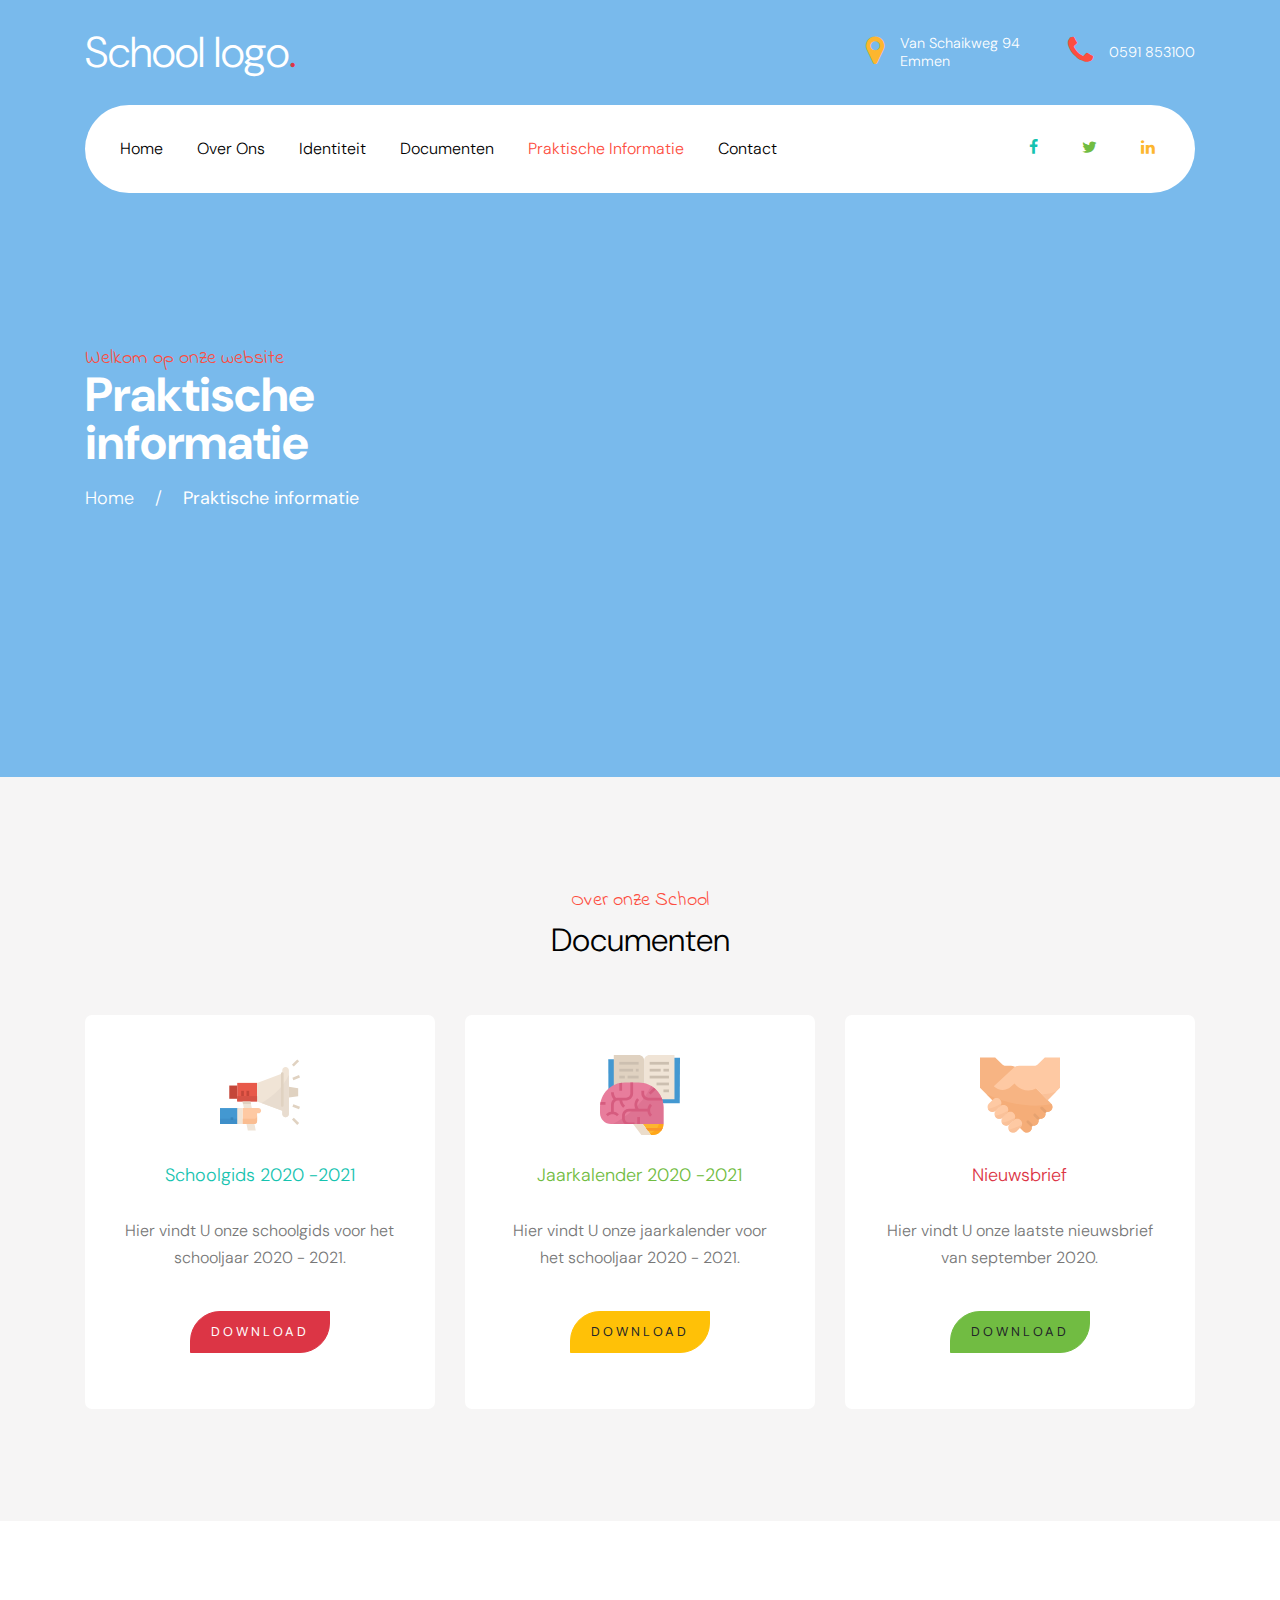
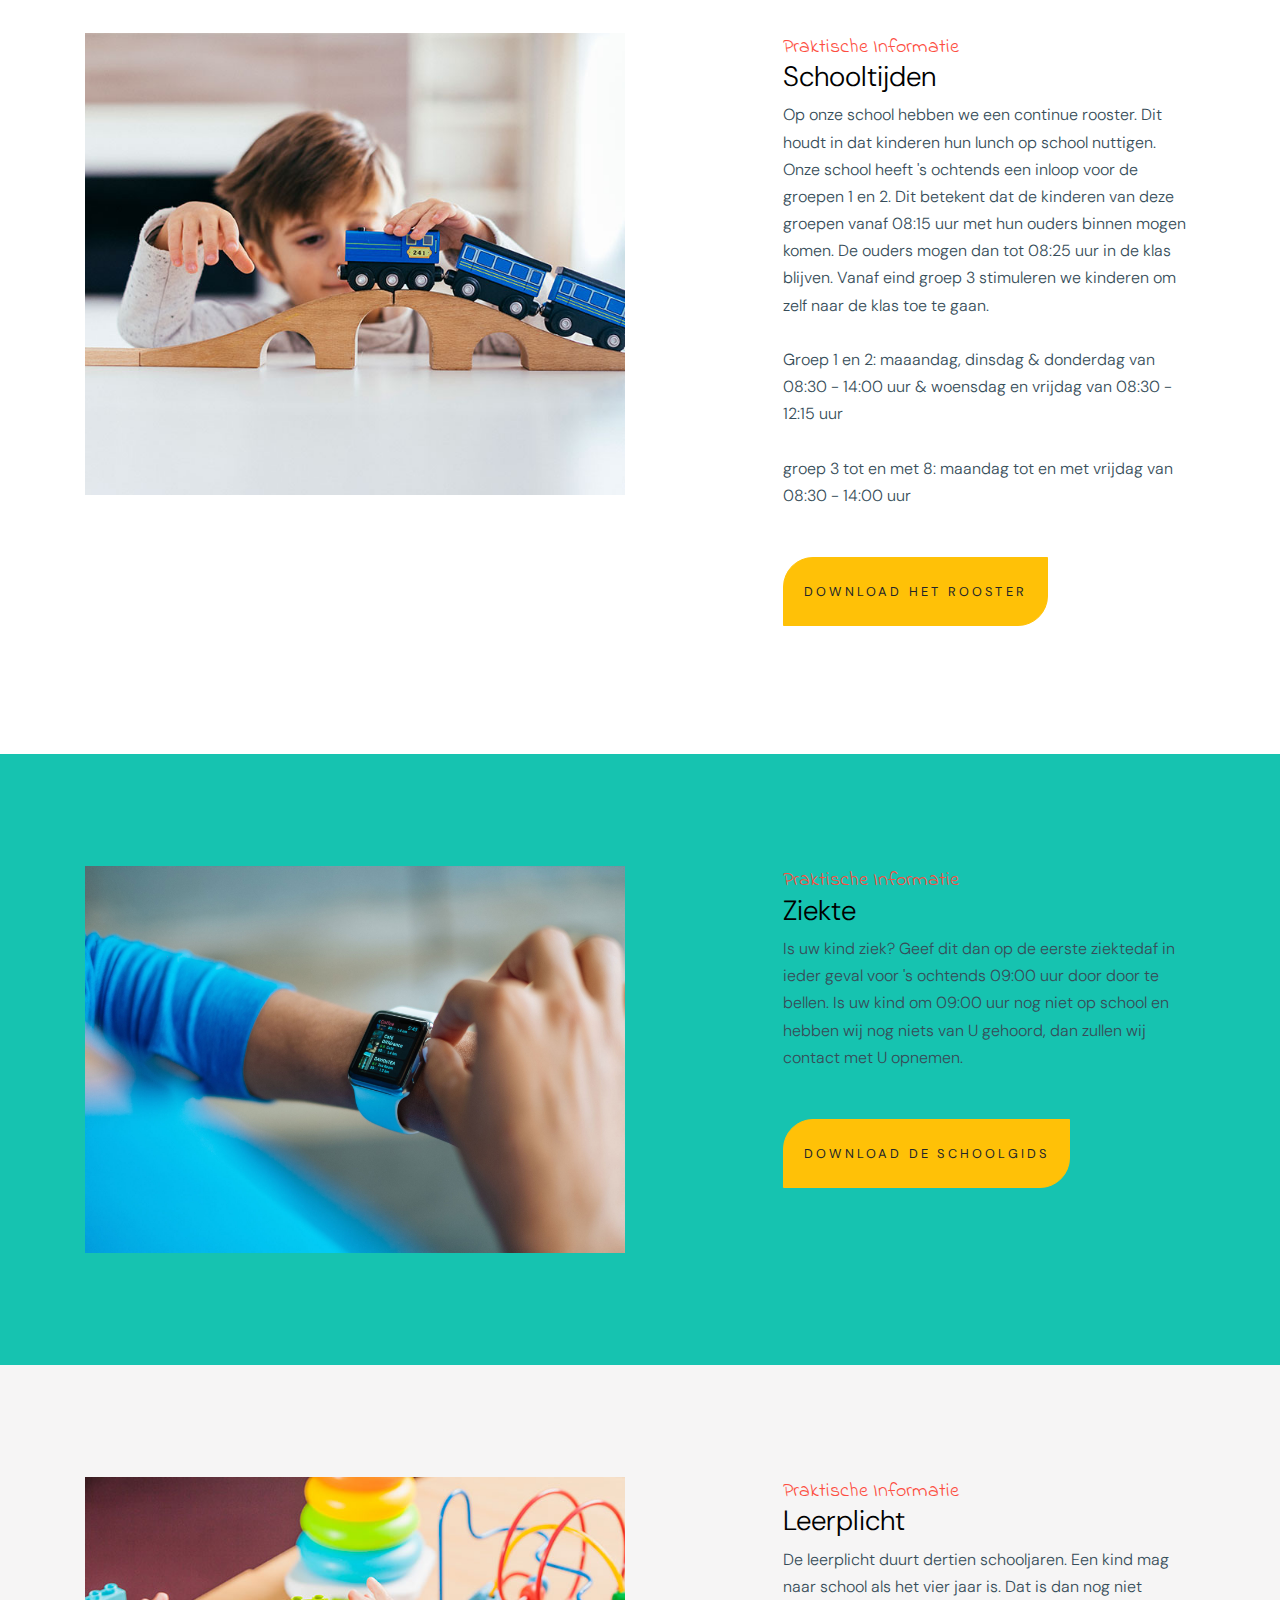
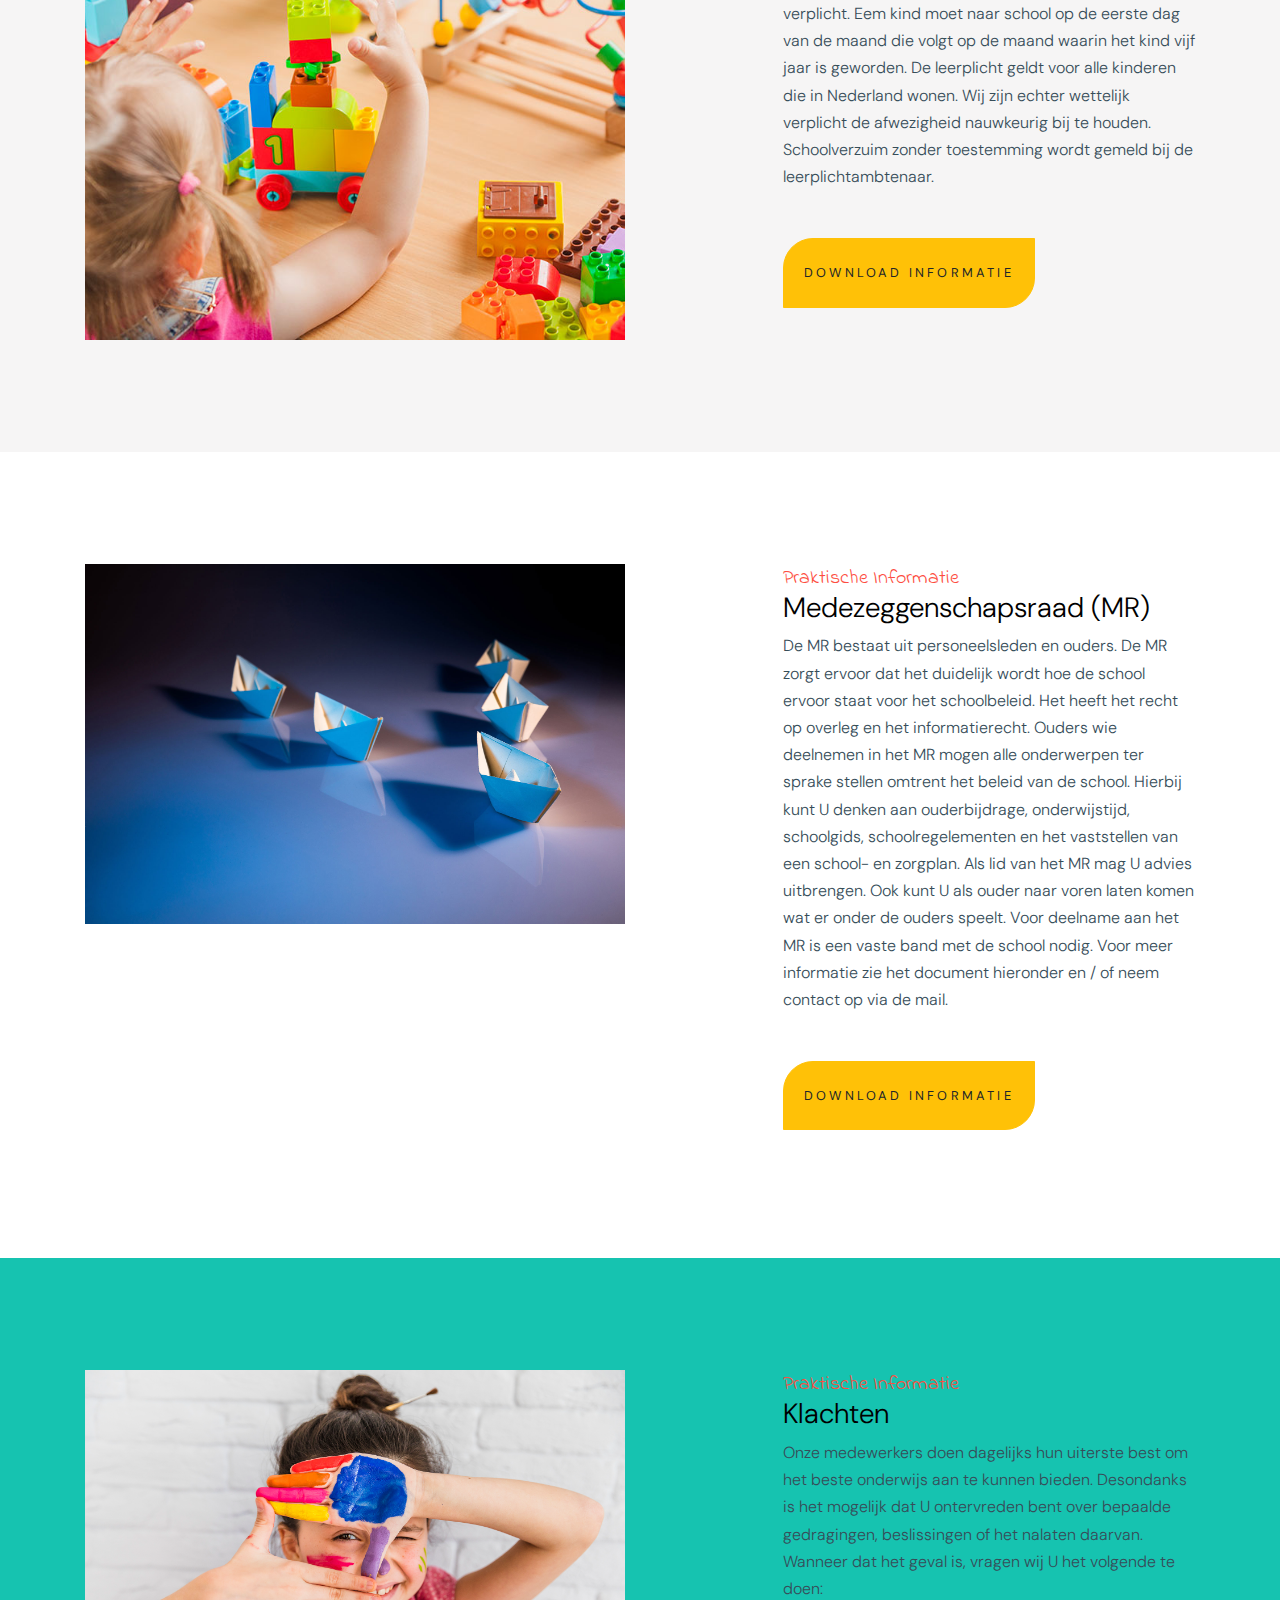
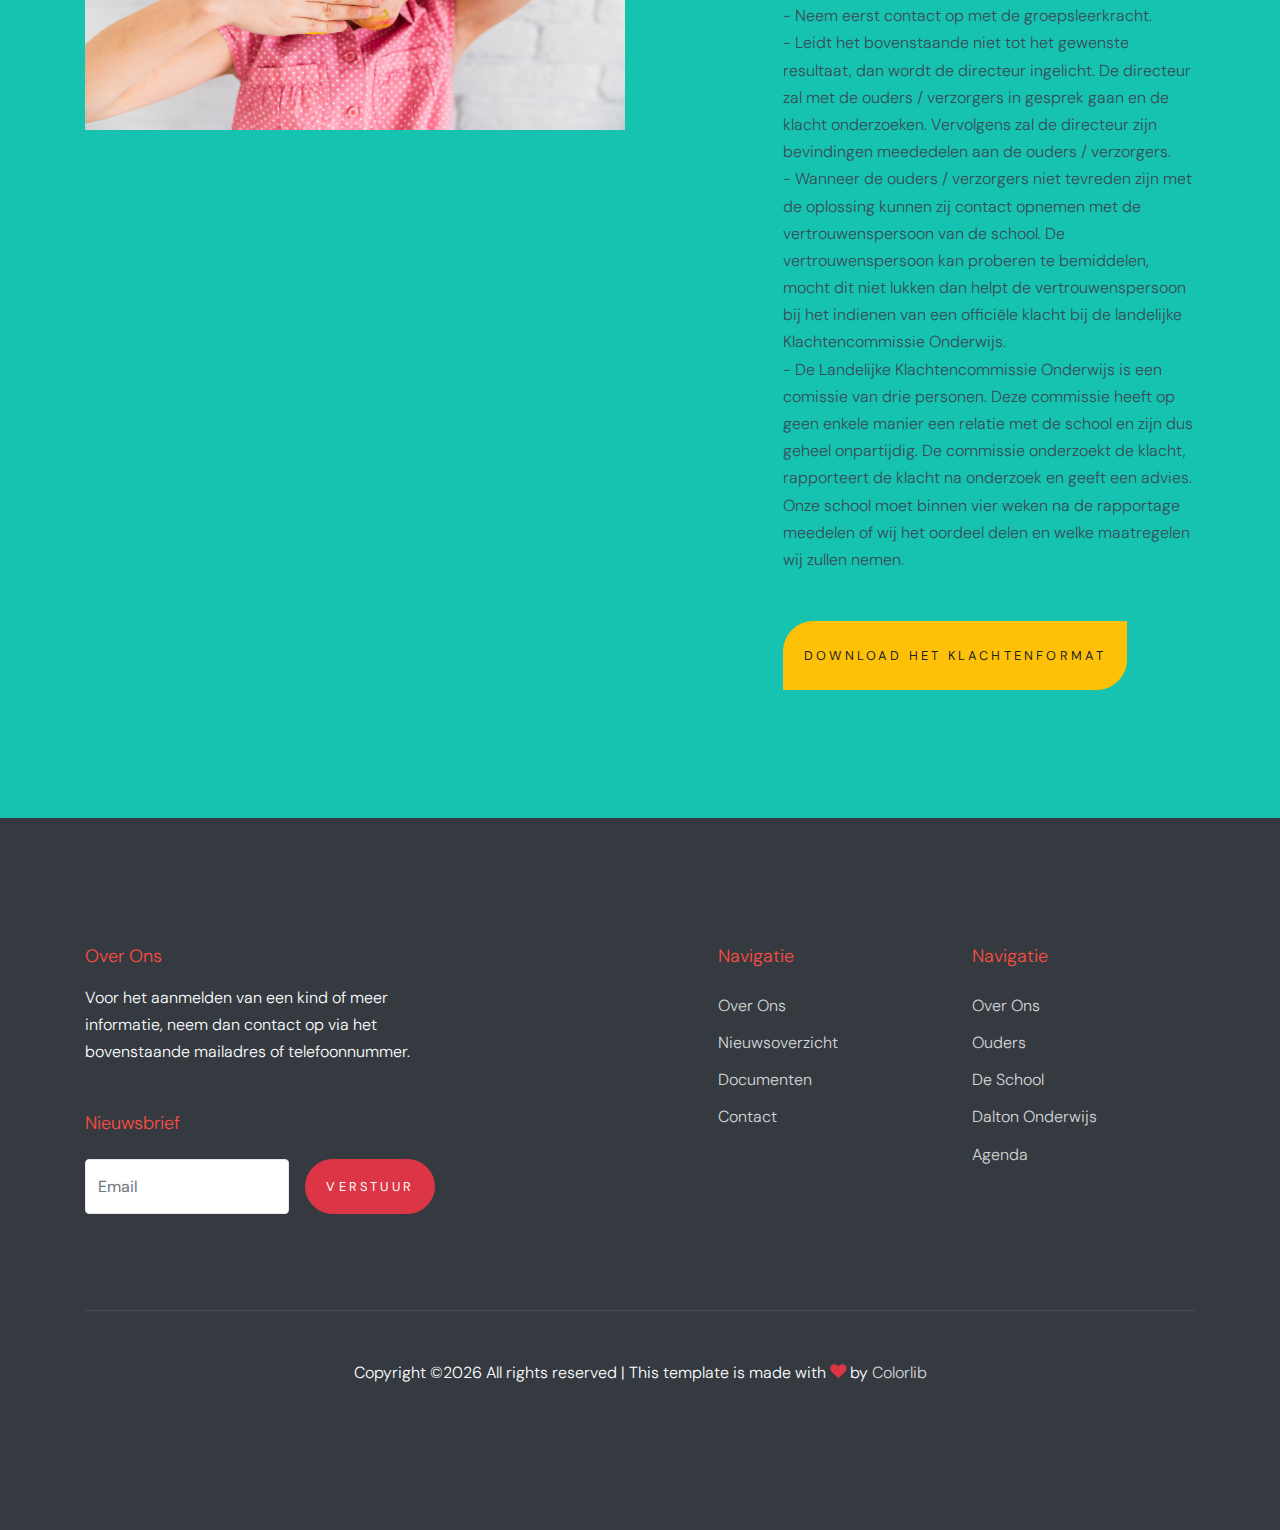
<file: pricing.html>
<!doctype html>
<html lang="en">

  <head>
    <title>School website</title>
    <meta charset="utf-8">
    <meta name="viewport" content="width=device-width, initial-scale=1, shrink-to-fit=no">

    <link href="https://fonts.googleapis.com/css?family=DM+Sans:300,400,700|Indie+Flower" rel="stylesheet">
    

    <link rel="stylesheet" href="fonts/icomoon/style.css">

    <link rel="stylesheet" href="css/bootstrap.min.css">
    <link rel="stylesheet" href="css/bootstrap-datepicker.css">
    <link rel="stylesheet" href="css/jquery.fancybox.min.css">
    <link rel="stylesheet" href="css/owl.carousel.min.css">
    <link rel="stylesheet" href="css/owl.theme.default.min.css">
    <link rel="stylesheet" href="fonts/flaticon/font/flaticon.css">
    <link rel="stylesheet" href="css/aos.css">

    <!-- MAIN CSS -->
    <link rel="stylesheet" href="css/style.css">

  </head>

  <body data-spy="scroll" data-target=".site-navbar-target" data-offset="300">

    
    <div class="site-wrap" id="home-section">

      <div class="site-mobile-menu site-navbar-target">
        <div class="site-mobile-menu-header">
          <div class="site-mobile-menu-close mt-3">
            <span class="icon-close2 js-menu-toggle"></span>
          </div>
        </div>
        <div class="site-mobile-menu-body"></div>
      </div>



      <header class="site-navbar site-navbar-target" role="banner">

        <div class="container mb-3">
          <div class="d-flex align-items-center">
            <div class="site-logo mr-auto">
              <a href="index.html">School logo<span class="text-primary">.</span></a>
            </div>
            <div class="site-quick-contact d-none d-lg-flex ml-auto ">
              <div class="d-flex site-info align-items-center mr-5">
                <span class="block-icon mr-3"><span class="icon-map-marker text-yellow"></span></span>
                <span>Van Schaikweg 94 <br> Emmen</span>
              </div>
              <div class="d-flex site-info align-items-center">
                <span class="block-icon mr-3"><span class="icon-phone"></span></span>
                <span>0591 853100</span>
              </div>
              
            </div>
          </div>
        </div>


        <div class="container">
          <div class="menu-wrap d-flex align-items-center">
            <span class="d-inline-block d-lg-none"><a href="#" class="text-black site-menu-toggle js-menu-toggle py-5"><span class="icon-menu h3 text-black"></span></a></span>
              <nav class="site-navigation text-left mr-auto d-none d-lg-block" role="navigation">
                <ul class="site-menu main-menu js-clone-nav mr-auto ">
                  <li><a href="index.html" class="nav-link">Home</a></li>
                  <li><a href="about.html" class="nav-link">Over Ons</a></li>
                  <li><a href="packages.html" class="nav-link">Identiteit</a></li>
                  <li><a href="#" class="nav-link">Documenten</a></li>
                  <li class="active"><a href="pricing.html" class="nav-link">Praktische Informatie</a></li>
                  <li><a href="contact.html" class="nav-link">Contact</a></li>
                </ul>
              </nav>

              <div class="top-social ml-auto">
                <a href="#"><span class="icon-facebook text-teal"></span></a>
                <a href="#"><span class="icon-twitter text-success"></span></a>
                <a href="#"><span class="icon-linkedin text-yellow"></span></a>
              </div>
          </div>
        </div>
      </header>

      <div class="ftco-blocks-cover-1">
        <!-- data-stellar-background-ratio="0.5" style="background-image: url('images/hero_1.jpg')" -->
       <div class="site-section-cover overlay" data-stellar-background-ratio="0.5" style="background-image: url('images/hero_1.jpg')">
         <div class="container">
           <div class="row align-items-center ">
 
             <div class="col-md-5 mt-5 pt-5">
               <span class="text-cursive h5 text-red">Welkom op onze website</span>
               <h1 class="mb-3 font-weight-bold text-teal">Praktische informatie</h1>
               <p><a href="index.html" class="text-white">Home</a> <span class="mx-3">/</span> <strong>Praktische informatie</strong></p>
             </div>
             
           </div>
         </div>
       </div>
     </div>

     <div class="site-section bg-light">
      <div class="container">
        <div class="row mb-5">
          <div class="col-12 text-center">
            <span class="text-cursive h5 text-red d-block">Over onze School</span>
            <h2 class="text-black">Documenten</h2>
          </div>
        </div>
        <div class="row">
          <div class="col-lg-4 mb-4 mb-lg-0">
            <div class="package text-center bg-white">
              <span class="img-wrap"><img src="images/flaticon/svg/004-marketing.svg" alt="Image" class="img-fluid"></span>
              <h3 class="text-teal">Schoolgids 2020 -2021</h3>
              <p>Hier vindt U onze schoolgids voor het schooljaar 2020 - 2021.</p>
              <p><a href="#" class="btn btn-primary btn-custom-1 mt-4">Download</a></p>
            </div>
          </div>
          <div class="col-lg-4 mb-4 mb-lg-0">
            <div class="package text-center bg-white">
              <span class="img-wrap"><img src="images/flaticon/svg/006-research.svg" alt="Image" class="img-fluid"></span>
              <h3 class="text-success">Jaarkalender 2020 -2021</h3>
              <p>Hier vindt U onze jaarkalender voor het schooljaar 2020 - 2021.</p>
              <p><a href="#" class="btn btn-warning btn-custom-1 mt-4">Download</a></p>
            </div>
          </div>
          <div class="col-lg-4 mb-4 mb-lg-0">
            <div class="package text-center bg-white">
              <span class="img-wrap"><img src="images/flaticon/svg/005-deal.svg" alt="Image" class="img-fluid"></span>
              <h3 class="text-danger">Nieuwsbrief</h3>
              <p>Hier vindt U onze laatste nieuwsbrief van september 2020.</p>
              <p><a href="#" class="btn btn-success btn-custom-1 mt-4">Download</a></p>
            </div>
          </div>
        </div>
      </div>
    </div>


     <div class="site-section">
      <div class="container">
        <div class="row">
          <div class="col-md-6">
            <img src="images/img_2.jpg" alt="Image" class="img-fluid">
          </div>
          <div class="col-md-5 ml-auto pl-md-5">
            <span class="text-cursive h5 text-red">Praktische Informatie</span>
            <h3 class="text-black">Schooltijden</h3>
            <p><span>Op onze school hebben we een continue rooster. Dit houdt in dat kinderen hun lunch op school nuttigen. Onze school heeft 's ochtends een inloop voor de groepen 1 en 2. Dit betekent dat de kinderen van deze groepen vanaf 08:15 uur met hun ouders binnen mogen komen. De ouders mogen dan tot 08:25 uur in de klas blijven. Vanaf eind groep 3 stimuleren we kinderen om zelf naar de klas toe te gaan.</br><br>Groep 1 en 2: maaandag, dinsdag & donderdag van 08:30 - 14:00 uur & woensdag en vrijdag van 08:30 - 12:15 uur</br></br>groep 3 tot en met 8: maandag tot en met vrijdag van 08:30 - 14:00 uur 

            <p class="mt-5"><a href="#" class="btn btn-warning py-4 btn-custom-1">Download het Rooster</a></p>
          </div>
        </div>
      </div>
    </div>

    <div class="site-section bg-teal">
      <div class="container">
        <div class="row">
          <div class="col-md-6">
            <img src="images/hero_3.jpg" alt="Image" class="img-fluid">
          </div>
          <div class="col-md-5 ml-auto pl-md-5">
            <span class="text-cursive h5 text-red">Praktische Informatie</span>
            <h3 class="text-black">Ziekte</h3>
            <p><span>Is uw kind ziek? Geef dit dan op de eerste ziektedaf in ieder geval voor 's ochtends 09:00 uur door door te bellen. Is uw kind om 09:00 uur nog niet op school en hebben wij nog niets van U gehoord, dan zullen wij contact met U opnemen.

            <p class="mt-5"><a href="#" class="btn btn-warning py-4 btn-custom-1">Download de Schoolgids</a></p>
          </div>
        </div>
      </div>
    </div>

    <div class="site-section bg-light">
      <div class="container">
        <div class="row">
          <div class="col-md-6">
            <img src="images/img_5.jpg" alt="Image" class="img-fluid">
          </div>
          <div class="col-md-5 ml-auto pl-md-5">
            <span class="text-cursive h5 text-red">Praktische Informatie</span>
            <h3 class="text-black">Leerplicht</h3>
            <p><span>De leerplicht duurt dertien schooljaren. Een kind mag naar school als het vier jaar is. Dat is dan nog niet verplicht. Eem kind moet naar school op de eerste dag van de maand die volgt op de maand waarin het kind vijf jaar is geworden. De leerplicht geldt voor alle kinderen die in Nederland wonen. Wij zijn echter wettelijk verplicht de afwezigheid nauwkeurig bij te houden. Schoolverzuim zonder toestemming wordt gemeld bij de leerplichtambtenaar.

            <p class="mt-5"><a href="#" class="btn btn-warning py-4 btn-custom-1">Download Informatie</a></p>
          </div>
        </div>
      </div>
    </div>

    <div class="site-section">
      <div class="container">
        <div class="row">
          <div class="col-md-6">
            <img src="images/hero_2.jpg" alt="Image" class="img-fluid">
          </div>
          <div class="col-md-5 ml-auto pl-md-5">
            <span class="text-cursive h5 text-red">Praktische Informatie</span>
            <h3 class="text-black">Medezeggenschapsraad (MR)</h3>
            <p><span>De MR bestaat uit personeelsleden en ouders. De MR zorgt ervoor dat het duidelijk wordt hoe de school ervoor staat voor het schoolbeleid. Het heeft het recht op overleg en het informatierecht. Ouders wie deelnemen in het MR mogen alle onderwerpen ter sprake stellen omtrent het beleid  van de school. Hierbij kunt U denken aan ouderbijdrage, onderwijstijd, schoolgids, schoolregelementen en het vaststellen van een school- en zorgplan. Als lid van het MR mag U advies uitbrengen. Ook kunt U als ouder naar voren laten komen wat er onder de ouders speelt. Voor deelname aan het MR is een vaste band met de school nodig. Voor meer informatie zie het document hieronder en / of neem contact op via  de mail. 

            <p class="mt-5"><a href="#" class="btn btn-warning py-4 btn-custom-1">Download Informatie</a></p>
          </div>
        </div>
      </div>
    </div>

    <div class="site-section bg-teal">
      <div class="container">
        <div class="row">
          <div class="col-md-6">
            <img src="images/hero_1.jpg" alt="Image" class="img-fluid">
          </div>
          <div class="col-md-5 ml-auto pl-md-5">
            <span class="text-cursive h5 text-red">Praktische Informatie</span>
            <h3 class="text-black">Klachten</h3>
            <p><span>Onze medewerkers doen dagelijks hun uiterste best om het beste onderwijs aan te kunnen bieden. Desondanks is het mogelijk dat U ontervreden bent over bepaalde gedragingen, beslissingen of het nalaten daarvan. Wanneer dat het geval is, vragen wij U het volgende te doen: </br>- Neem eerst contact op met de groepsleerkracht. </br>- Leidt het bovenstaande niet tot het gewenste resultaat, dan wordt de directeur ingelicht. De directeur zal met de ouders / verzorgers in gesprek gaan en de klacht onderzoeken. Vervolgens zal de directeur zijn bevindingen meededelen aan de ouders / verzorgers. </br>- Wanneer de ouders / verzorgers niet tevreden zijn met de oplossing kunnen zij contact opnemen met de vertrouwenspersoon van de school. De vertrouwenspersoon kan proberen te bemiddelen, mocht dit niet lukken dan helpt de vertrouwenspersoon bij het indienen van een officiële klacht bij de landelijke Klachtencommissie Onderwijs. </br>- De Landelijke Klachtencommissie Onderwijs is een comissie van drie personen. Deze commissie heeft op geen enkele manier een relatie met de school en zijn dus geheel onpartijdig. De commissie onderzoekt de klacht, rapporteert de klacht na onderzoek en geeft een advies. Onze school moet binnen vier weken na de rapportage meedelen of wij het oordeel delen en welke maatregelen wij zullen nemen. 
            <p class="mt-5"><a href="#" class="btn btn-warning py-4 btn-custom-1">Download het Klachtenformat</a></p>
          </div>
        </div>
      </div>
    </div>

    <footer class="site-footer">
      <div class="container">
        <div class="row">
          <div class="col-lg-4">
            <h2 class="footer-heading mb-3">Over Ons</h2>
                <p class="mb-5">Voor het aanmelden van een kind of meer informatie, neem dan contact op via het bovenstaande mailadres of telefoonnummer.</p>

                <h2 class="footer-heading mb-4">Nieuwsbrief</h2>
                <form action="#" class="d-flex" class="subscribe">
                  <input type="text" class="form-control mr-3" placeholder="Email">
                  <input type="submit" value="Verstuur" class="btn btn-primary">
                </form>
          </div>
          <div class="col-lg-8 ml-auto">
            <div class="row">
              <div class="col-lg-4 ml-auto">
                <h2 class="footer-heading mb-4">Navigatie</h2>
                <ul class="list-unstyled">
                  <li><a href="#">Over Ons</a></li>
                  <li><a href="#">Nieuwsoverzicht</a></li>
                  <li><a href="#"></a></li>
                  <li><a href="#">Documenten</a></li>
                  <li><a href="#">Contact</a></li>
                </ul>
              </div>
              <div class="col-lg-4">
                <h2 class="footer-heading mb-4">Navigatie</h2>
                <ul class="list-unstyled">
                  <li><a href="#">Over Ons</a></li>
                  <li><a href="#">Ouders</a></li>
                  <li><a href="#">De School</a></li>
                  <li><a href="#">Dalton Onderwijs</a></li>
                  <li><a href="#">Agenda</a></li>
                </ul>
                
              </div>        
            </div>
          </div>
        </div>
        <div class="row pt-5 mt-5 text-center">
          <div class="col-md-12">
            <div class="border-top pt-5">
              <p>
            <!-- Link back to Colorlib can't be removed. Template is licensed under CC BY 3.0. -->
            Copyright &copy;<script>document.write(new Date().getFullYear());</script> All rights reserved | This template is made with <i class="icon-heart text-danger" aria-hidden="true"></i> by <a href="https://colorlib.com" target="_blank" >Colorlib</a>
            <!-- Link back to Colorlib can't be removed. Template is licensed under CC BY 3.0. -->
            </p>
            </div>
          </div>

        </div>
      </div>
    </footer>

    </div>

    <script src="js/jquery-3.3.1.min.js"></script>
    <script src="js/jquery-migrate-3.0.0.js"></script>
    <script src="js/popper.min.js"></script>
    <script src="js/bootstrap.min.js"></script>
    <script src="js/owl.carousel.min.js"></script>
    <script src="js/jquery.sticky.js"></script>
    <script src="js/jquery.waypoints.min.js"></script>
    <script src="js/jquery.animateNumber.min.js"></script>
    <script src="js/jquery.fancybox.min.js"></script>
    <script src="js/jquery.stellar.min.js"></script>
    <script src="js/jquery.easing.1.3.js"></script>
    <script src="js/bootstrap-datepicker.min.js"></script>
    <script src="js/aos.js"></script>

    <script src="js/main.js"></script>

  </body>

</html>
</file>
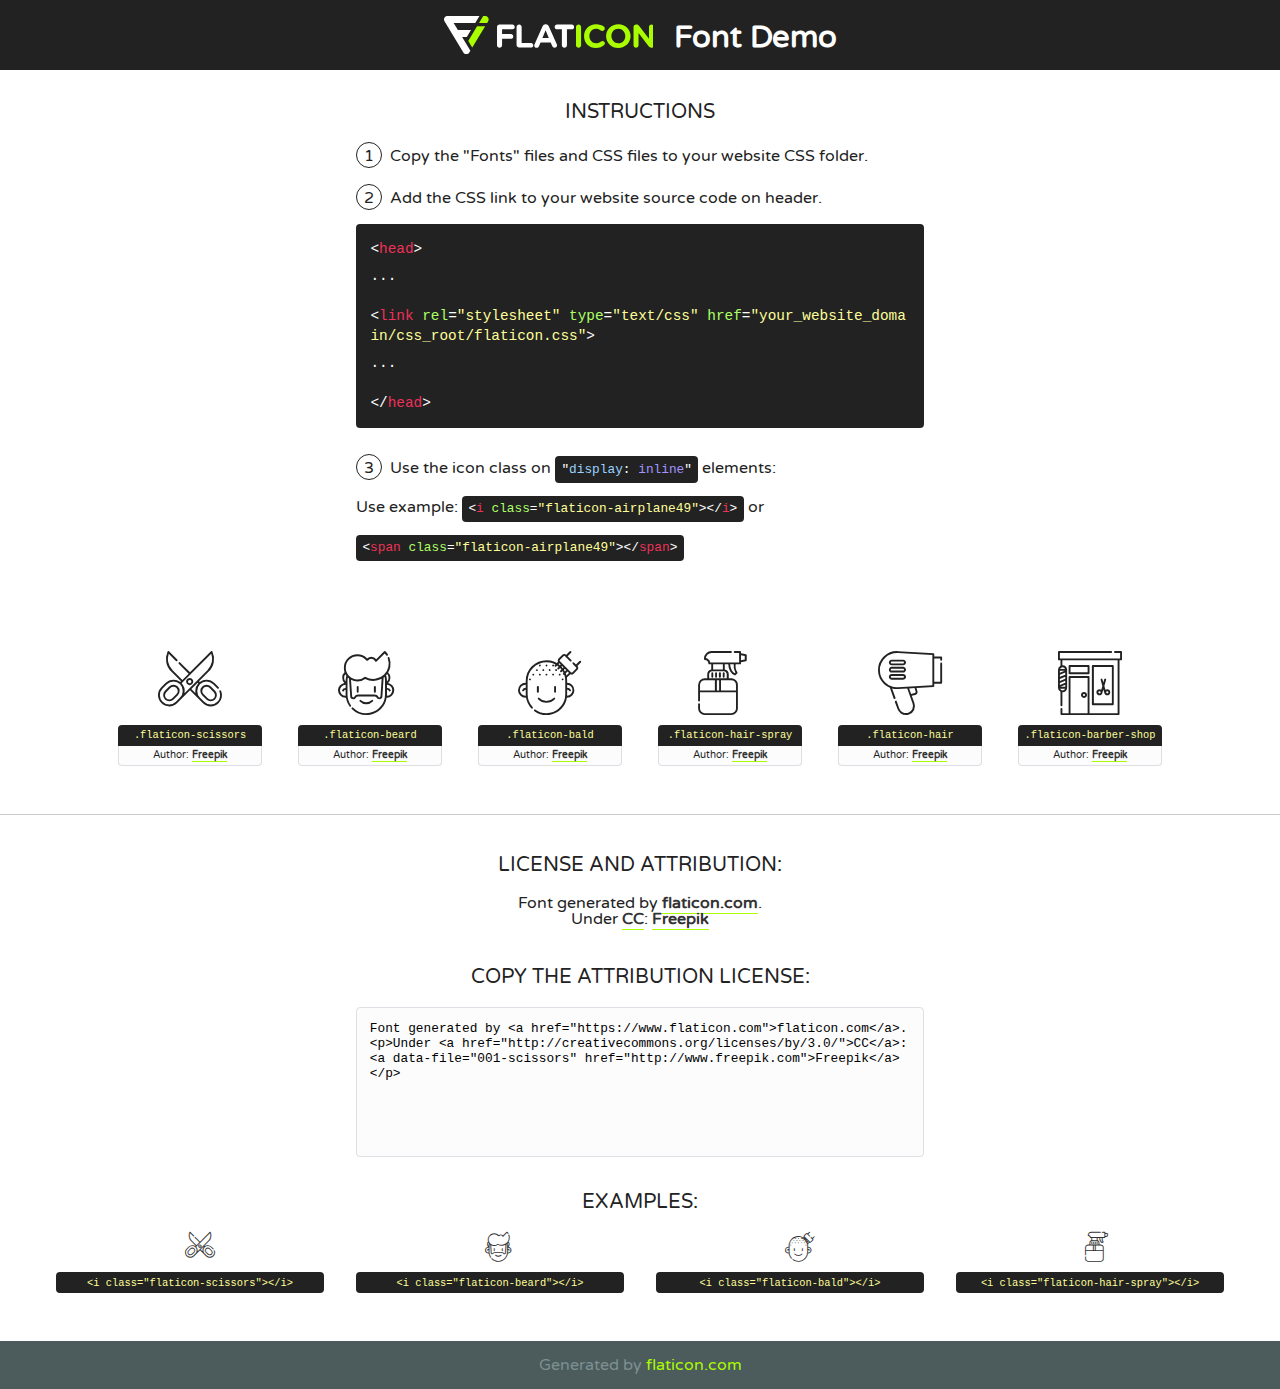
<file: fonts/flaticon/font/flaticon.html>
<!DOCTYPE html>
<!--
  Flaticon icon font: Flaticon
  Creation date: 23/07/2019 22:03
-->
<html>
<!DOCTYPE html>
<html>

<head>
    <title>Flaticon WebFont</title>
    <link href="http://fonts.googleapis.com/css?family=Varela+Round" rel="stylesheet" type="text/css" />
    <link rel="stylesheet" type="text/css" href="flaticon.css">
    <meta charset="UTF-8">
    <style>
    html, body, div, span, applet, object, iframe,
    h1, h2, h3, h4, h5, h6, p, blockquote, pre,
    a, abbr, acronym, address, big, cite, code,
    del, dfn, em, img, ins, kbd, q, s, samp,
    small, strike, strong, sub, sup, tt, var,
    b, u, i, center,
    dl, dt, dd, ol, ul, li,
    fieldset, form, label, legend,
    table, caption, tbody, tfoot, thead, tr, th, td,
    article, aside, canvas, details, embed, 
    figure, figcaption, footer, header, hgroup, 
    menu, nav, output, ruby, section, summary,
    time, mark, audio, video {
        margin: 0;
        padding: 0;
        border: 0;
        font-size: 100%;
        font: inherit;
        vertical-align: baseline;
    }
    /* HTML5 display-role reset for older browsers */
    article, aside, details, figcaption, figure, 
    footer, header, hgroup, menu, nav, section {
        display: block;
    }
    body {
        line-height: 1;
    }
    ol, ul {
        list-style: none;
    }
    blockquote, q {
        quotes: none;
    }
    blockquote:before, blockquote:after,
    q:before, q:after {
        content: '';
        content: none;
    }
    table {
        border-collapse: collapse;
        border-spacing: 0;
    }
    body {
        font-family: 'Varela Round', Helvetica, Arial, sans-serif;
        font-size: 16px;
        color: #222;
    }
    a {
        color: #333;
        border-bottom: 1px solid #a9fd00;
        font-weight: bold;
        text-decoration: none;
    }
    * {
        -moz-box-sizing: border-box;
        -webkit-box-sizing: border-box;
        box-sizing: border-box;
        margin: 0;
        padding: 0;
    }
    [class^="flaticon-"]:before, [class*=" flaticon-"]:before, [class^="flaticon-"]:after, [class*=" flaticon-"]:after {
        font-family: Flaticon;
        font-size: 30px;
        font-style: normal;
        margin-left: 20px;
        color: #333;
    }
    .wrapper {
        max-width: 600px;
        margin: auto;
        padding: 0 1em;
    }
    .title {
        font-size: 1.25em;
        text-align: center;
        margin-bottom: 1em;
        text-transform: uppercase;
    }
    header {
        text-align: center;
        background-color: #222;
        color: #fff;
        padding: 1em;
    }
    header .logo {
        width: 210px;
        height: 38px;
        display: inline-block;
        vertical-align: middle;
        margin-right: 1em;
        border: none;
    }
    header strong {
        font-size: 1.95em;
        font-weight: bold;
        vertical-align: middle;
        margin-top: 5px;
        display: inline-block;
    }
    .demo {
        margin: 2em auto;
        line-height: 1.25em;
    }
    .demo ul li {
        margin-bottom: 1em;
    }
    .demo ul li .num {
        color: #222;
        border-radius: 20px;
        display: inline-block;
        width: 26px;
        padding: 3px;
        height: 26px;
        text-align: center;
        margin-right: 0.5em;
        border: 1px solid #222;
    }
    .demo ul li code {
        background-color: #222;
        border-radius: 4px;
        padding: 0.25em 0.5em;
        display: inline-block;
        color: #fff;
        font-family: Consolas,Monaco,Lucida Console,Liberation Mono,DejaVu Sans Mono,Bitstream Vera Sans Mono,Courier New, monospace;
        font-weight: lighter;
        margin-top: 1em;
        font-size: 0.8em;
        word-break: break-all;
    }
    .demo ul li code.big {
        padding: 1em;
        font-size: 0.9em;
    }
    .demo ul li code .red {
        color: #EF3159;
    }
    .demo ul li code .green {
        color: #ACFF65;
    }
    .demo ul li code .yellow {
        color: #FFFF99;
    }
    .demo ul li code .blue {
        color: #99D3FF;
    }
    .demo ul li code .purple {
        color: #A295FF;
    }
    .demo ul li code .dots {
        margin-top: 0.5em;
        display: block;
    }
    #glyphs {
        border-bottom: 1px solid #ccc;
        padding: 2em 0;
        text-align: center;
    }
    .glyph {
        display: inline-block;
        width: 9em;
        margin: 1em;
        text-align: center;
        vertical-align: top;
        background: #FFF;
    }
    .glyph .glyph-icon {
        padding: 10px;
        display: block;
        font-family:"Flaticon";
        font-size: 64px;
        line-height: 1;
    }
    .glyph .glyph-icon:before {
        font-size: 64px;
        color: #222;
        margin-left: 0;
    }
    .class-name {
        font-size: 0.65em;
        background-color: #222;
        color: #fff;
        border-radius: 4px 4px 0 0;
        padding: 0.5em;
        color: #FFFF99;
        font-family: Consolas,Monaco,Lucida Console,Liberation Mono,DejaVu Sans Mono,Bitstream Vera Sans Mono,Courier New, monospace;
    }
    .author-name {
        font-size: 0.6em;
        background-color: #fcfcfd;
        border: 1px solid #DEDEE4;
        border-top: 0;
        border-radius: 0 0 4px 4px;
        padding: 0.5em;
    }
    .class-name:last-child {
        font-size: 10px;
        color:#888;
    }
    .class-name:last-child a {
        font-size: 10px;
        color:#555;
    }
    .class-name:last-child a:hover {
        color:#a9fd00;
    }
    .glyph > input {
        display: block;
        width: 100px;
        margin: 5px auto;
        text-align: center;
        font-size: 12px;
        cursor: text;
    }
    .glyph > input.icon-input {
        font-family:"Flaticon";
        font-size: 16px;
        margin-bottom: 10px;
    }
    .attribution .title {
        margin-top: 2em;
    }
    .attribution textarea {
        background-color: #fcfcfd;
        padding: 1em;
        border: none;
        box-shadow: none;
        border: 1px solid #DEDEE4;
        border-radius: 4px;
        resize: none;
        width: 100%;
        height: 150px;
        font-size: 0.8em;
        font-family: Consolas,Monaco,Lucida Console,Liberation Mono,DejaVu Sans Mono,Bitstream Vera Sans Mono,Courier New, monospace;
        -webkit-appearance: none;
    }
    .iconsuse {
        margin: 2em auto;
        text-align: center;
        max-width: 1200px;
    }
    .iconsuse:after {
        content: '';
        display: table;
        clear: both;
    }
    .iconsuse .image {
        float: left;
        width: 25%;
        padding: 0 1em;
    }
    .iconsuse .image p {
        margin-bottom: 1em;
    }
    .iconsuse .image span {
        display: block;
        font-size: 0.65em;
        background-color: #222;
        color: #fff;
        border-radius: 4px;
        padding: 0.5em;
        color: #FFFF99;
        margin-top: 1em;
        font-family: Consolas,Monaco,Lucida Console,Liberation Mono,DejaVu Sans Mono,Bitstream Vera Sans Mono,Courier New, monospace;
    }
    #footer {
        text-align: center;
        background-color: #4C5B5C;
        color: #7c9192;
        padding: 1em;
    }
    #footer a {
        border: none;
        color: #a9fd00;
        font-weight: normal;
    }
    @media (max-width: 960px) {
        .iconsuse .image {
            width: 50%;
        }
    }
    @media (max-width: 560px) {
        .iconsuse .image {
            width: 100%;
        }
    }
    </style>
</head>

<body class="characters-off">

    <header>
        <a href="https://www.flaticon.com" target="_blank" class="logo">
            <svg version="1.1" xmlns="http://www.w3.org/2000/svg" xmlns:xlink="http://www.w3.org/1999/xlink" xmlns:a="http://ns.adobe.com/AdobeSVGViewerExtensions/3.0/" viewBox="0 0 560.875 102.036" enable-background="new 0 0 560.875 102.036" xml:space="preserve">
                <defs>
                </defs>
                <g>
                    <g class="letters">
                        <path fill="#ffffff" d="M141.596,29.675c0-3.777,2.985-6.767,6.764-6.767h34.438c3.426,0,6.15,2.728,6.15,6.15
                        c0,3.43-2.724,6.149-6.15,6.149h-27.674v13.091h23.719c3.429,0,6.151,2.724,6.151,6.15c0,3.43-2.723,6.149-6.151,6.149h-23.719
                        v17.574c0,3.773-2.986,6.761-6.764,6.761c-3.779,0-6.764-2.989-6.764-6.761V29.675z"></path>
                        <path fill="#ffffff" d="M193.844,29.149c0-3.781,2.985-6.767,6.764-6.767c3.776,0,6.763,2.985,6.763,6.767v42.957h25.039
                        c3.426,0,6.149,2.726,6.149,6.153c0,3.425-2.723,6.15-6.149,6.15h-31.802c-3.779,0-6.764-2.986-6.764-6.768V29.149z"></path>
                        <path fill="#ffffff" d="M241.891,75.71l21.438-48.407c1.492-3.341,4.215-5.357,7.906-5.357h0.792
                        c3.686,0,6.323,2.017,7.815,5.357l21.439,48.407c0.436,0.967,0.701,1.845,0.701,2.723c0,3.602-2.809,6.501-6.414,6.501
                        c-3.161,0-5.269-1.845-6.499-4.655l-4.132-9.661h-27.059l-4.301,10.102c-1.144,2.631-3.426,4.214-6.237,4.214
                        c-3.517,0-6.24-2.81-6.24-6.325C241.1,77.64,241.451,76.677,241.891,75.71z M279.932,58.666l-8.521-20.297l-8.526,20.297H279.932
                        z"></path>
                        <path fill="#ffffff" d="M314.864,35.387H301.86c-3.429,0-6.239-2.813-6.239-6.238c0-3.429,2.811-6.24,6.239-6.24h39.533
                        c3.426,0,6.237,2.811,6.237,6.24c0,3.425-2.811,6.238-6.237,6.238h-13.001v42.785c0,3.773-2.99,6.761-6.764,6.761
                        c-3.779,0-6.764-2.989-6.764-6.761V35.387z"></path>
                        <path fill="#A9FD00" d="M352.615,29.149c0-3.781,2.985-6.767,6.767-6.767c3.774,0,6.761,2.985,6.761,6.767v49.024
                        c0,3.773-2.987,6.761-6.761,6.761c-3.781,0-6.767-2.989-6.767-6.761V29.149z"></path>
                        <path fill="#A9FD00" d="M374.132,53.836v-0.179c0-17.481,13.178-31.801,32.065-31.801c9.22,0,15.459,2.458,20.557,6.238
                        c1.402,1.054,2.637,2.985,2.637,5.357c0,3.692-2.985,6.59-6.681,6.59c-1.845,0-3.071-0.702-4.044-1.319
                        c-3.776-2.813-7.729-4.393-12.562-4.393c-10.364,0-17.831,8.611-17.831,19.154v0.173c0,10.542,7.291,19.329,17.831,19.329
                        c5.715,0,9.492-1.756,13.359-4.834c1.049-0.874,2.458-1.491,4.039-1.491c3.429,0,6.325,2.813,6.325,6.236
                        c0,2.106-1.056,3.78-2.282,4.834c-5.539,4.834-12.036,7.733-21.878,7.733C387.572,85.464,374.132,71.493,374.132,53.836z"></path>
                        <path fill="#A9FD00" d="M433.009,53.836v-0.179c0-17.481,13.79-31.801,32.766-31.801c18.981,0,32.592,14.143,32.592,31.628v0.173
                        c0,17.483-13.785,31.807-32.769,31.807C446.625,85.464,433.009,71.32,433.009,53.836z M484.224,53.836v-0.179
                        c0-10.539-7.725-19.326-18.626-19.326c-10.893,0-18.449,8.611-18.449,19.154v0.173c0,10.542,7.73,19.329,18.626,19.329
                        C476.676,72.986,484.224,64.378,484.224,53.836z"></path>
                        <path fill="#A9FD00" d="M506.233,29.321c0-3.774,2.99-6.763,6.767-6.763h1.401c3.252,0,5.183,1.583,7.029,3.953l26.093,34.265
                        V29.059c0-3.692,2.99-6.677,6.681-6.677c3.683,0,6.671,2.985,6.671,6.677v48.934c0,3.78-2.987,6.765-6.764,6.765h-0.436
                        c-3.257,0-5.188-1.581-7.034-3.953l-27.056-35.492v32.944c0,3.687-2.985,6.676-6.678,6.676c-3.683,0-6.673-2.989-6.673-6.676
                        V29.321z"></path>
                    </g>
                    <g class="insignia">
                        <path fill="#ffffff" d="M48.372,56.137h12.517l11.156-18.537H37.186L25.688,18.539h57.825L94.668,0H9.271
                        C5.925,0,2.842,1.801,1.198,4.716c-1.644,2.907-1.593,6.482,0.134,9.343l50.38,83.501c1.678,2.781,4.689,4.476,7.938,4.476
                        c3.246,0,6.257-1.695,7.935-4.476l2.898-4.804L48.372,56.137z"></path>
                        <g class="i">
                            <path fill="#A9FD00" d="M93.575,18.539h0.031v0.004l21.652,0.004l2.705-4.488c1.727-2.861,1.778-6.436,0.133-9.343
                            C116.454,1.801,113.371,0,110.026,0h-5.294L93.575,18.539z"></path>
                            <polygon fill="#A9FD00" points="88.291,27.356 64.725,66.486 75.519,84.404 109.942,27.356"></polygon>
                        </g>
                    </g>
                </g>
            </svg>
        </a>
        <strong>Font Demo</strong>
    </header>


    <section class="demo wrapper">

        <p class="title">Instructions</p>

        <ul>
            <li>
                <span class="num">1</span>Copy the "Fonts" files and CSS files to your website CSS folder.
            </li>
            <li>
                <span class="num">2</span>Add the CSS link to your website source code on header.
                <code class="big">
                    &lt;<span class="red">head</span>&gt;
                    <br/><span class="dots">...</span>
                    <br/>&lt;<span class="red">link</span> <span class="green">rel</span>=<span class="yellow">"stylesheet"</span> <span class="green">type</span>=<span class="yellow">"text/css"</span> <span class="green">href</span>=<span class="yellow">"your_website_domain/css_root/flaticon.css"</span>&gt;
                    <br/><span class="dots">...</span>
                    <br/>&lt;/<span class="red">head</span>&gt;
                </code>
            </li>

            <li>
                <p>
                    <span class="num">3</span>Use the icon class on <code>"<span class="blue">display</span>:<span class="purple"> inline</span>"</code> elements:
                    <br />
                    Use example: <code>&lt;<span class="red">i</span> <span class="green">class</span>=<span class="yellow">&quot;flaticon-airplane49&quot;</span>&gt;&lt;/<span class="red">i</span>&gt;</code> or <code>&lt;<span class="red">span</span> <span class="green">class</span>=<span class="yellow">&quot;flaticon-airplane49&quot;</span>&gt;&lt;/<span class="red">span</span>&gt;</code>
            </li>
        </ul>

    </section>




   <section id="glyphs">          
    
      
        <div class="glyph"><div class="glyph-icon flaticon-scissors"></div>
            <div class="class-name">.flaticon-scissors</div>
            <div class="author-name">Author: <a data-file="001-scissors" href="http://www.freepik.com">Freepik</a> </div> 
        </div>        
        
        <div class="glyph"><div class="glyph-icon flaticon-beard"></div>
            <div class="class-name">.flaticon-beard</div>
            <div class="author-name">Author: <a data-file="002-beard" href="http://www.freepik.com">Freepik</a> </div> 
        </div>        
        
        <div class="glyph"><div class="glyph-icon flaticon-bald"></div>
            <div class="class-name">.flaticon-bald</div>
            <div class="author-name">Author: <a data-file="003-bald" href="http://www.freepik.com">Freepik</a> </div> 
        </div>        
        
        <div class="glyph"><div class="glyph-icon flaticon-hair-spray"></div>
            <div class="class-name">.flaticon-hair-spray</div>
            <div class="author-name">Author: <a data-file="004-hair-spray" href="http://www.freepik.com">Freepik</a> </div> 
        </div>        
        
        <div class="glyph"><div class="glyph-icon flaticon-hair"></div>
            <div class="class-name">.flaticon-hair</div>
            <div class="author-name">Author: <a data-file="005-hair" href="http://www.freepik.com">Freepik</a> </div> 
        </div>        
        
        <div class="glyph"><div class="glyph-icon flaticon-barber-shop"></div>
            <div class="class-name">.flaticon-barber-shop</div>
            <div class="author-name">Author: <a data-file="006-barber-shop" href="http://www.freepik.com">Freepik</a> </div> 
        </div>        
        

    </section>



    <section class="attribution wrapper"   style="text-align:center;">

      <div class="title">License and attribution:</div><div class="attrDiv">Font generated by <a href="https://www.flaticon.com">flaticon.com</a>. <div><p>Under <a href="http://creativecommons.org/licenses/by/3.0/">CC</a>: <a data-file="001-scissors" href="http://www.freepik.com">Freepik</a></p>  </div>
      </div>
      <div class="title">Copy the Attribution License:</div>

    <textarea onclick="this.focus();this.select();">Font generated by &lt;a href=&quot;https://www.flaticon.com&quot;&gt;flaticon.com&lt;/a&gt;. <p>Under <a href="http://creativecommons.org/licenses/by/3.0/">CC</a>: <a data-file="001-scissors" href="http://www.freepik.com">Freepik</a></p>  
     </textarea>

    </section>

    <section class="iconsuse">

          <div class="title">Examples:</div>            
             
            <div class="image">
                <p>
                    <i class="glyph-icon flaticon-scissors"></i> 
                    <span>&lt;i class=&quot;flaticon-scissors&quot;&gt;&lt;/i&gt;</span>
                </p>
            </div>
            
            <div class="image">
                <p>
                    <i class="glyph-icon flaticon-beard"></i> 
                    <span>&lt;i class=&quot;flaticon-beard&quot;&gt;&lt;/i&gt;</span>
                </p>
            </div>
            
            <div class="image">
                <p>
                    <i class="glyph-icon flaticon-bald"></i> 
                    <span>&lt;i class=&quot;flaticon-bald&quot;&gt;&lt;/i&gt;</span>
                </p>
            </div>
            
            <div class="image">
                <p>
                    <i class="glyph-icon flaticon-hair-spray"></i> 
                    <span>&lt;i class=&quot;flaticon-hair-spray&quot;&gt;&lt;/i&gt;</span>
                </p>
            </div>
                       
        </div>
                            
    </section>

<div id="footer">
    <div>Generated by <a href="https://www.flaticon.com">flaticon.com</a>
    </div>
</div>



</body>
</html>
</file>
<file: fonts/icomoon/style.css>
@font-face {
  font-family: 'icomoon';
  src:  url('fonts/icomoon.eot?10si43');
  src:  url('fonts/icomoon.eot?10si43#iefix') format('embedded-opentype'),
    url('fonts/icomoon.ttf?10si43') format('truetype'),
    url('fonts/icomoon.woff?10si43') format('woff'),
    url('fonts/icomoon.svg?10si43#icomoon') format('svg');
  font-weight: normal;
  font-style: normal;
}

[class^="icon-"], [class*=" icon-"] {
  /* use !important to prevent issues with browser extensions that change fonts */
  font-family: 'icomoon' !important;
  speak: none;
  font-style: normal;
  font-weight: normal;
  font-variant: normal;
  text-transform: none;
  line-height: 1;

  /* Better Font Rendering =========== */
  -webkit-font-smoothing: antialiased;
  -moz-osx-font-smoothing: grayscale;
}

.icon-asterisk:before {
  content: "\f069";
}
.icon-plus:before {
  content: "\f067";
}
.icon-question:before {
  content: "\f128";
}
.icon-minus:before {
  content: "\f068";
}
.icon-glass:before {
  content: "\f000";
}
.icon-music:before {
  content: "\f001";
}
.icon-search:before {
  content: "\f002";
}
.icon-envelope-o:before {
  content: "\f003";
}
.icon-heart:before {
  content: "\f004";
}
.icon-star:before {
  content: "\f005";
}
.icon-star-o:before {
  content: "\f006";
}
.icon-user:before {
  content: "\f007";
}
.icon-film:before {
  content: "\f008";
}
.icon-th-large:before {
  content: "\f009";
}
.icon-th:before {
  content: "\f00a";
}
.icon-th-list:before {
  content: "\f00b";
}
.icon-check:before {
  content: "\f00c";
}
.icon-close:before {
  content: "\f00d";
}
.icon-remove:before {
  content: "\f00d";
}
.icon-times:before {
  content: "\f00d";
}
.icon-search-plus:before {
  content: "\f00e";
}
.icon-search-minus:before {
  content: "\f010";
}
.icon-power-off:before {
  content: "\f011";
}
.icon-signal:before {
  content: "\f012";
}
.icon-cog:before {
  content: "\f013";
}
.icon-gear:before {
  content: "\f013";
}
.icon-trash-o:before {
  content: "\f014";
}
.icon-home:before {
  content: "\f015";
}
.icon-file-o:before {
  content: "\f016";
}
.icon-clock-o:before {
  content: "\f017";
}
.icon-road:before {
  content: "\f018";
}
.icon-download:before {
  content: "\f019";
}
.icon-arrow-circle-o-down:before {
  content: "\f01a";
}
.icon-arrow-circle-o-up:before {
  content: "\f01b";
}
.icon-inbox:before {
  content: "\f01c";
}
.icon-play-circle-o:before {
  content: "\f01d";
}
.icon-repeat:before {
  content: "\f01e";
}
.icon-rotate-right:before {
  content: "\f01e";
}
.icon-refresh:before {
  content: "\f021";
}
.icon-list-alt:before {
  content: "\f022";
}
.icon-lock:before {
  content: "\f023";
}
.icon-flag:before {
  content: "\f024";
}
.icon-headphones:before {
  content: "\f025";
}
.icon-volume-off:before {
  content: "\f026";
}
.icon-volume-down:before {
  content: "\f027";
}
.icon-volume-up:before {
  content: "\f028";
}
.icon-qrcode:before {
  content: "\f029";
}
.icon-barcode:before {
  content: "\f02a";
}
.icon-tag:before {
  content: "\f02b";
}
.icon-tags:before {
  content: "\f02c";
}
.icon-book:before {
  content: "\f02d";
}
.icon-bookmark:before {
  content: "\f02e";
}
.icon-print:before {
  content: "\f02f";
}
.icon-camera:before {
  content: "\f030";
}
.icon-font:before {
  content: "\f031";
}
.icon-bold:before {
  content: "\f032";
}
.icon-italic:before {
  content: "\f033";
}
.icon-text-height:before {
  content: "\f034";
}
.icon-text-width:before {
  content: "\f035";
}
.icon-align-left:before {
  content: "\f036";
}
.icon-align-center:before {
  content: "\f037";
}
.icon-align-right:before {
  content: "\f038";
}
.icon-align-justify:before {
  content: "\f039";
}
.icon-list:before {
  content: "\f03a";
}
.icon-dedent:before {
  content: "\f03b";
}
.icon-outdent:before {
  content: "\f03b";
}
.icon-indent:before {
  content: "\f03c";
}
.icon-video-camera:before {
  content: "\f03d";
}
.icon-image:before {
  content: "\f03e";
}
.icon-photo:before {
  content: "\f03e";
}
.icon-picture-o:before {
  content: "\f03e";
}
.icon-pencil:before {
  content: "\f040";
}
.icon-map-marker:before {
  content: "\f041";
}
.icon-adjust:before {
  content: "\f042";
}
.icon-tint:before {
  content: "\f043";
}
.icon-edit:before {
  content: "\f044";
}
.icon-pencil-square-o:before {
  content: "\f044";
}
.icon-share-square-o:before {
  content: "\f045";
}
.icon-check-square-o:before {
  content: "\f046";
}
.icon-arrows:before {
  content: "\f047";
}
.icon-step-backward:before {
  content: "\f048";
}
.icon-fast-backward:before {
  content: "\f049";
}
.icon-backward:before {
  content: "\f04a";
}
.icon-play:before {
  content: "\f04b";
}
.icon-pause:before {
  content: "\f04c";
}
.icon-stop:before {
  content: "\f04d";
}
.icon-forward:before {
  content: "\f04e";
}
.icon-fast-forward:before {
  content: "\f050";
}
.icon-step-forward:before {
  content: "\f051";
}
.icon-eject:before {
  content: "\f052";
}
.icon-chevron-left:before {
  content: "\f053";
}
.icon-chevron-right:before {
  content: "\f054";
}
.icon-plus-circle:before {
  content: "\f055";
}
.icon-minus-circle:before {
  content: "\f056";
}
.icon-times-circle:before {
  content: "\f057";
}
.icon-check-circle:before {
  content: "\f058";
}
.icon-question-circle:before {
  content: "\f059";
}
.icon-info-circle:before {
  content: "\f05a";
}
.icon-crosshairs:before {
  content: "\f05b";
}
.icon-times-circle-o:before {
  content: "\f05c";
}
.icon-check-circle-o:before {
  content: "\f05d";
}
.icon-ban:before {
  content: "\f05e";
}
.icon-arrow-left:before {
  content: "\f060";
}
.icon-arrow-right:before {
  content: "\f061";
}
.icon-arrow-up:before {
  content: "\f062";
}
.icon-arrow-down:before {
  content: "\f063";
}
.icon-mail-forward:before {
  content: "\f064";
}
.icon-share:before {
  content: "\f064";
}
.icon-expand:before {
  content: "\f065";
}
.icon-compress:before {
  content: "\f066";
}
.icon-exclamation-circle:before {
  content: "\f06a";
}
.icon-gift:before {
  content: "\f06b";
}
.icon-leaf:before {
  content: "\f06c";
}
.icon-fire:before {
  content: "\f06d";
}
.icon-eye:before {
  content: "\f06e";
}
.icon-eye-slash:before {
  content: "\f070";
}
.icon-exclamation-triangle:before {
  content: "\f071";
}
.icon-warning:before {
  content: "\f071";
}
.icon-plane:before {
  content: "\f072";
}
.icon-calendar:before {
  content: "\f073";
}
.icon-random:before {
  content: "\f074";
}
.icon-comment:before {
  content: "\f075";
}
.icon-magnet:before {
  content: "\f076";
}
.icon-chevron-up:before {
  content: "\f077";
}
.icon-chevron-down:before {
  content: "\f078";
}
.icon-retweet:before {
  content: "\f079";
}
.icon-shopping-cart:before {
  content: "\f07a";
}
.icon-folder:before {
  content: "\f07b";
}
.icon-folder-open:before {
  content: "\f07c";
}
.icon-arrows-v:before {
  content: "\f07d";
}
.icon-arrows-h:before {
  content: "\f07e";
}
.icon-bar-chart:before {
  content: "\f080";
}
.icon-bar-chart-o:before {
  content: "\f080";
}
.icon-twitter-square:before {
  content: "\f081";
}
.icon-facebook-square:before {
  content: "\f082";
}
.icon-camera-retro:before {
  content: "\f083";
}
.icon-key:before {
  content: "\f084";
}
.icon-cogs:before {
  content: "\f085";
}
.icon-gears:before {
  content: "\f085";
}
.icon-comments:before {
  content: "\f086";
}
.icon-thumbs-o-up:before {
  content: "\f087";
}
.icon-thumbs-o-down:before {
  content: "\f088";
}
.icon-star-half:before {
  content: "\f089";
}
.icon-heart-o:before {
  content: "\f08a";
}
.icon-sign-out:before {
  content: "\f08b";
}
.icon-linkedin-square:before {
  content: "\f08c";
}
.icon-thumb-tack:before {
  content: "\f08d";
}
.icon-external-link:before {
  content: "\f08e";
}
.icon-sign-in:before {
  content: "\f090";
}
.icon-trophy:before {
  content: "\f091";
}
.icon-github-square:before {
  content: "\f092";
}
.icon-upload:before {
  content: "\f093";
}
.icon-lemon-o:before {
  content: "\f094";
}
.icon-phone:before {
  content: "\f095";
}
.icon-square-o:before {
  content: "\f096";
}
.icon-bookmark-o:before {
  content: "\f097";
}
.icon-phone-square:before {
  content: "\f098";
}
.icon-twitter:before {
  content: "\f099";
}
.icon-facebook:before {
  content: "\f09a";
}
.icon-facebook-f:before {
  content: "\f09a";
}
.icon-github:before {
  content: "\f09b";
}
.icon-unlock:before {
  content: "\f09c";
}
.icon-credit-card:before {
  content: "\f09d";
}
.icon-feed:before {
  content: "\f09e";
}
.icon-rss:before {
  content: "\f09e";
}
.icon-hdd-o:before {
  content: "\f0a0";
}
.icon-bullhorn:before {
  content: "\f0a1";
}
.icon-bell-o:before {
  content: "\f0a2";
}
.icon-certificate:before {
  content: "\f0a3";
}
.icon-hand-o-right:before {
  content: "\f0a4";
}
.icon-hand-o-left:before {
  content: "\f0a5";
}
.icon-hand-o-up:before {
  content: "\f0a6";
}
.icon-hand-o-down:before {
  content: "\f0a7";
}
.icon-arrow-circle-left:before {
  content: "\f0a8";
}
.icon-arrow-circle-right:before {
  content: "\f0a9";
}
.icon-arrow-circle-up:before {
  content: "\f0aa";
}
.icon-arrow-circle-down:before {
  content: "\f0ab";
}
.icon-globe:before {
  content: "\f0ac";
}
.icon-wrench:before {
  content: "\f0ad";
}
.icon-tasks:before {
  content: "\f0ae";
}
.icon-filter:before {
  content: "\f0b0";
}
.icon-briefcase:before {
  content: "\f0b1";
}
.icon-arrows-alt:before {
  content: "\f0b2";
}
.icon-group:before {
  content: "\f0c0";
}
.icon-users:before {
  content: "\f0c0";
}
.icon-chain:before {
  content: "\f0c1";
}
.icon-link:before {
  content: "\f0c1";
}
.icon-cloud:before {
  content: "\f0c2";
}
.icon-flask:before {
  content: "\f0c3";
}
.icon-cut:before {
  content: "\f0c4";
}
.icon-scissors:before {
  content: "\f0c4";
}
.icon-copy:before {
  content: "\f0c5";
}
.icon-files-o:before {
  content: "\f0c5";
}
.icon-paperclip:before {
  content: "\f0c6";
}
.icon-floppy-o:before {
  content: "\f0c7";
}
.icon-save:before {
  content: "\f0c7";
}
.icon-square:before {
  content: "\f0c8";
}
.icon-bars:before {
  content: "\f0c9";
}
.icon-navicon:before {
  content: "\f0c9";
}
.icon-reorder:before {
  content: "\f0c9";
}
.icon-list-ul:before {
  content: "\f0ca";
}
.icon-list-ol:before {
  content: "\f0cb";
}
.icon-strikethrough:before {
  content: "\f0cc";
}
.icon-underline:before {
  content: "\f0cd";
}
.icon-table:before {
  content: "\f0ce";
}
.icon-magic:before {
  content: "\f0d0";
}
.icon-truck:before {
  content: "\f0d1";
}
.icon-pinterest:before {
  content: "\f0d2";
}
.icon-pinterest-square:before {
  content: "\f0d3";
}
.icon-google-plus-square:before {
  content: "\f0d4";
}
.icon-google-plus:before {
  content: "\f0d5";
}
.icon-money:before {
  content: "\f0d6";
}
.icon-caret-down:before {
  content: "\f0d7";
}
.icon-caret-up:before {
  content: "\f0d8";
}
.icon-caret-left:before {
  content: "\f0d9";
}
.icon-caret-right:before {
  content: "\f0da";
}
.icon-columns:before {
  content: "\f0db";
}
.icon-sort:before {
  content: "\f0dc";
}
.icon-unsorted:before {
  content: "\f0dc";
}
.icon-sort-desc:before {
  content: "\f0dd";
}
.icon-sort-down:before {
  content: "\f0dd";
}
.icon-sort-asc:before {
  content: "\f0de";
}
.icon-sort-up:before {
  content: "\f0de";
}
.icon-envelope:before {
  content: "\f0e0";
}
.icon-linkedin:before {
  content: "\f0e1";
}
.icon-rotate-left:before {
  content: "\f0e2";
}
.icon-undo:before {
  content: "\f0e2";
}
.icon-gavel:before {
  content: "\f0e3";
}
.icon-legal:before {
  content: "\f0e3";
}
.icon-dashboard:before {
  content: "\f0e4";
}
.icon-tachometer:before {
  content: "\f0e4";
}
.icon-comment-o:before {
  content: "\f0e5";
}
.icon-comments-o:before {
  content: "\f0e6";
}
.icon-bolt:before {
  content: "\f0e7";
}
.icon-flash:before {
  content: "\f0e7";
}
.icon-sitemap:before {
  content: "\f0e8";
}
.icon-umbrella:before {
  content: "\f0e9";
}
.icon-clipboard:before {
  content: "\f0ea";
}
.icon-paste:before {
  content: "\f0ea";
}
.icon-lightbulb-o:before {
  content: "\f0eb";
}
.icon-exchange:before {
  content: "\f0ec";
}
.icon-cloud-download:before {
  content: "\f0ed";
}
.icon-cloud-upload:before {
  content: "\f0ee";
}
.icon-user-md:before {
  content: "\f0f0";
}
.icon-stethoscope:before {
  content: "\f0f1";
}
.icon-suitcase:before {
  content: "\f0f2";
}
.icon-bell:before {
  content: "\f0f3";
}
.icon-coffee:before {
  content: "\f0f4";
}
.icon-cutlery:before {
  content: "\f0f5";
}
.icon-file-text-o:before {
  content: "\f0f6";
}
.icon-building-o:before {
  content: "\f0f7";
}
.icon-hospital-o:before {
  content: "\f0f8";
}
.icon-ambulance:before {
  content: "\f0f9";
}
.icon-medkit:before {
  content: "\f0fa";
}
.icon-fighter-jet:before {
  content: "\f0fb";
}
.icon-beer:before {
  content: "\f0fc";
}
.icon-h-square:before {
  content: "\f0fd";
}
.icon-plus-square:before {
  content: "\f0fe";
}
.icon-angle-double-left:before {
  content: "\f100";
}
.icon-angle-double-right:before {
  content: "\f101";
}
.icon-angle-double-up:before {
  content: "\f102";
}
.icon-angle-double-down:before {
  content: "\f103";
}
.icon-angle-left:before {
  content: "\f104";
}
.icon-angle-right:before {
  content: "\f105";
}
.icon-angle-up:before {
  content: "\f106";
}
.icon-angle-down:before {
  content: "\f107";
}
.icon-desktop:before {
  content: "\f108";
}
.icon-laptop:before {
  content: "\f109";
}
.icon-tablet:before {
  content: "\f10a";
}
.icon-mobile:before {
  content: "\f10b";
}
.icon-mobile-phone:before {
  content: "\f10b";
}
.icon-circle-o:before {
  content: "\f10c";
}
.icon-quote-left:before {
  content: "\f10d";
}
.icon-quote-right:before {
  content: "\f10e";
}
.icon-spinner:before {
  content: "\f110";
}
.icon-circle:before {
  content: "\f111";
}
.icon-mail-reply:before {
  content: "\f112";
}
.icon-reply:before {
  content: "\f112";
}
.icon-github-alt:before {
  content: "\f113";
}
.icon-folder-o:before {
  content: "\f114";
}
.icon-folder-open-o:before {
  content: "\f115";
}
.icon-smile-o:before {
  content: "\f118";
}
.icon-frown-o:before {
  content: "\f119";
}
.icon-meh-o:before {
  content: "\f11a";
}
.icon-gamepad:before {
  content: "\f11b";
}
.icon-keyboard-o:before {
  content: "\f11c";
}
.icon-flag-o:before {
  content: "\f11d";
}
.icon-flag-checkered:before {
  content: "\f11e";
}
.icon-terminal:before {
  content: "\f120";
}
.icon-code:before {
  content: "\f121";
}
.icon-mail-reply-all:before {
  content: "\f122";
}
.icon-reply-all:before {
  content: "\f122";
}
.icon-star-half-empty:before {
  content: "\f123";
}
.icon-star-half-full:before {
  content: "\f123";
}
.icon-star-half-o:before {
  content: "\f123";
}
.icon-location-arrow:before {
  content: "\f124";
}
.icon-crop:before {
  content: "\f125";
}
.icon-code-fork:before {
  content: "\f126";
}
.icon-chain-broken:before {
  content: "\f127";
}
.icon-unlink:before {
  content: "\f127";
}
.icon-info:before {
  content: "\f129";
}
.icon-exclamation:before {
  content: "\f12a";
}
.icon-superscript:before {
  content: "\f12b";
}
.icon-subscript:before {
  content: "\f12c";
}
.icon-eraser:before {
  content: "\f12d";
}
.icon-puzzle-piece:before {
  content: "\f12e";
}
.icon-microphone:before {
  content: "\f130";
}
.icon-microphone-slash:before {
  content: "\f131";
}
.icon-shield:before {
  content: "\f132";
}
.icon-calendar-o:before {
  content: "\f133";
}
.icon-fire-extinguisher:before {
  content: "\f134";
}
.icon-rocket:before {
  content: "\f135";
}
.icon-maxcdn:before {
  content: "\f136";
}
.icon-chevron-circle-left:before {
  content: "\f137";
}
.icon-chevron-circle-right:before {
  content: "\f138";
}
.icon-chevron-circle-up:before {
  content: "\f139";
}
.icon-chevron-circle-down:before {
  content: "\f13a";
}
.icon-html5:before {
  content: "\f13b";
}
.icon-css3:before {
  content: "\f13c";
}
.icon-anchor:before {
  content: "\f13d";
}
.icon-unlock-alt:before {
  content: "\f13e";
}
.icon-bullseye:before {
  content: "\f140";
}
.icon-ellipsis-h:before {
  content: "\f141";
}
.icon-ellipsis-v:before {
  content: "\f142";
}
.icon-rss-square:before {
  content: "\f143";
}
.icon-play-circle:before {
  content: "\f144";
}
.icon-ticket:before {
  content: "\f145";
}
.icon-minus-square:before {
  content: "\f146";
}
.icon-minus-square-o:before {
  content: "\f147";
}
.icon-level-up:before {
  content: "\f148";
}
.icon-level-down:before {
  content: "\f149";
}
.icon-check-square:before {
  content: "\f14a";
}
.icon-pencil-square:before {
  content: "\f14b";
}
.icon-external-link-square:before {
  content: "\f14c";
}
.icon-share-square:before {
  content: "\f14d";
}
.icon-compass:before {
  content: "\f14e";
}
.icon-caret-square-o-down:before {
  content: "\f150";
}
.icon-toggle-down:before {
  content: "\f150";
}
.icon-caret-square-o-up:before {
  content: "\f151";
}
.icon-toggle-up:before {
  content: "\f151";
}
.icon-caret-square-o-right:before {
  content: "\f152";
}
.icon-toggle-right:before {
  content: "\f152";
}
.icon-eur:before {
  content: "\f153";
}
.icon-euro:before {
  content: "\f153";
}
.icon-gbp:before {
  content: "\f154";
}
.icon-dollar:before {
  content: "\f155";
}
.icon-usd:before {
  content: "\f155";
}
.icon-inr:before {
  content: "\f156";
}
.icon-rupee:before {
  content: "\f156";
}
.icon-cny:before {
  content: "\f157";
}
.icon-jpy:before {
  content: "\f157";
}
.icon-rmb:before {
  content: "\f157";
}
.icon-yen:before {
  content: "\f157";
}
.icon-rouble:before {
  content: "\f158";
}
.icon-rub:before {
  content: "\f158";
}
.icon-ruble:before {
  content: "\f158";
}
.icon-krw:before {
  content: "\f159";
}
.icon-won:before {
  content: "\f159";
}
.icon-bitcoin:before {
  content: "\f15a";
}
.icon-btc:before {
  content: "\f15a";
}
.icon-file:before {
  content: "\f15b";
}
.icon-file-text:before {
  content: "\f15c";
}
.icon-sort-alpha-asc:before {
  content: "\f15d";
}
.icon-sort-alpha-desc:before {
  content: "\f15e";
}
.icon-sort-amount-asc:before {
  content: "\f160";
}
.icon-sort-amount-desc:before {
  content: "\f161";
}
.icon-sort-numeric-asc:before {
  content: "\f162";
}
.icon-sort-numeric-desc:before {
  content: "\f163";
}
.icon-thumbs-up:before {
  content: "\f164";
}
.icon-thumbs-down:before {
  content: "\f165";
}
.icon-youtube-square:before {
  content: "\f166";
}
.icon-youtube:before {
  content: "\f167";
}
.icon-xing:before {
  content: "\f168";
}
.icon-xing-square:before {
  content: "\f169";
}
.icon-youtube-play:before {
  content: "\f16a";
}
.icon-dropbox:before {
  content: "\f16b";
}
.icon-stack-overflow:before {
  content: "\f16c";
}
.icon-instagram:before {
  content: "\f16d";
}
.icon-flickr:before {
  content: "\f16e";
}
.icon-adn:before {
  content: "\f170";
}
.icon-bitbucket:before {
  content: "\f171";
}
.icon-bitbucket-square:before {
  content: "\f172";
}
.icon-tumblr:before {
  content: "\f173";
}
.icon-tumblr-square:before {
  content: "\f174";
}
.icon-long-arrow-down:before {
  content: "\f175";
}
.icon-long-arrow-up:before {
  content: "\f176";
}
.icon-long-arrow-left:before {
  content: "\f177";
}
.icon-long-arrow-right:before {
  content: "\f178";
}
.icon-apple:before {
  content: "\f179";
}
.icon-windows:before {
  content: "\f17a";
}
.icon-android:before {
  content: "\f17b";
}
.icon-linux:before {
  content: "\f17c";
}
.icon-dribbble:before {
  content: "\f17d";
}
.icon-skype:before {
  content: "\f17e";
}
.icon-foursquare:before {
  content: "\f180";
}
.icon-trello:before {
  content: "\f181";
}
.icon-female:before {
  content: "\f182";
}
.icon-male:before {
  content: "\f183";
}
.icon-gittip:before {
  content: "\f184";
}
.icon-gratipay:before {
  content: "\f184";
}
.icon-sun-o:before {
  content: "\f185";
}
.icon-moon-o:before {
  content: "\f186";
}
.icon-archive:before {
  content: "\f187";
}
.icon-bug:before {
  content: "\f188";
}
.icon-vk:before {
  content: "\f189";
}
.icon-weibo:before {
  content: "\f18a";
}
.icon-renren:before {
  content: "\f18b";
}
.icon-pagelines:before {
  content: "\f18c";
}
.icon-stack-exchange:before {
  content: "\f18d";
}
.icon-arrow-circle-o-right:before {
  content: "\f18e";
}
.icon-arrow-circle-o-left:before {
  content: "\f190";
}
.icon-caret-square-o-left:before {
  content: "\f191";
}
.icon-toggle-left:before {
  content: "\f191";
}
.icon-dot-circle-o:before {
  content: "\f192";
}
.icon-wheelchair:before {
  content: "\f193";
}
.icon-vimeo-square:before {
  content: "\f194";
}
.icon-try:before {
  content: "\f195";
}
.icon-turkish-lira:before {
  content: "\f195";
}
.icon-plus-square-o:before {
  content: "\f196";
}
.icon-space-shuttle:before {
  content: "\f197";
}
.icon-slack:before {
  content: "\f198";
}
.icon-envelope-square:before {
  content: "\f199";
}
.icon-wordpress:before {
  content: "\f19a";
}
.icon-openid:before {
  content: "\f19b";
}
.icon-bank:before {
  content: "\f19c";
}
.icon-institution:before {
  content: "\f19c";
}
.icon-university:before {
  content: "\f19c";
}
.icon-graduation-cap:before {
  content: "\f19d";
}
.icon-mortar-board:before {
  content: "\f19d";
}
.icon-yahoo:before {
  content: "\f19e";
}
.icon-google:before {
  content: "\f1a0";
}
.icon-reddit:before {
  content: "\f1a1";
}
.icon-reddit-square:before {
  content: "\f1a2";
}
.icon-stumbleupon-circle:before {
  content: "\f1a3";
}
.icon-stumbleupon:before {
  content: "\f1a4";
}
.icon-delicious:before {
  content: "\f1a5";
}
.icon-digg:before {
  content: "\f1a6";
}
.icon-pied-piper-pp:before {
  content: "\f1a7";
}
.icon-pied-piper-alt:before {
  content: "\f1a8";
}
.icon-drupal:before {
  content: "\f1a9";
}
.icon-joomla:before {
  content: "\f1aa";
}
.icon-language:before {
  content: "\f1ab";
}
.icon-fax:before {
  content: "\f1ac";
}
.icon-building:before {
  content: "\f1ad";
}
.icon-child:before {
  content: "\f1ae";
}
.icon-paw:before {
  content: "\f1b0";
}
.icon-spoon:before {
  content: "\f1b1";
}
.icon-cube:before {
  content: "\f1b2";
}
.icon-cubes:before {
  content: "\f1b3";
}
.icon-behance:before {
  content: "\f1b4";
}
.icon-behance-square:before {
  content: "\f1b5";
}
.icon-steam:before {
  content: "\f1b6";
}
.icon-steam-square:before {
  content: "\f1b7";
}
.icon-recycle:before {
  content: "\f1b8";
}
.icon-automobile:before {
  content: "\f1b9";
}
.icon-car:before {
  content: "\f1b9";
}
.icon-cab:before {
  content: "\f1ba";
}
.icon-taxi:before {
  content: "\f1ba";
}
.icon-tree:before {
  content: "\f1bb";
}
.icon-spotify:before {
  content: "\f1bc";
}
.icon-deviantart:before {
  content: "\f1bd";
}
.icon-soundcloud:before {
  content: "\f1be";
}
.icon-database:before {
  content: "\f1c0";
}
.icon-file-pdf-o:before {
  content: "\f1c1";
}
.icon-file-word-o:before {
  content: "\f1c2";
}
.icon-file-excel-o:before {
  content: "\f1c3";
}
.icon-file-powerpoint-o:before {
  content: "\f1c4";
}
.icon-file-image-o:before {
  content: "\f1c5";
}
.icon-file-photo-o:before {
  content: "\f1c5";
}
.icon-file-picture-o:before {
  content: "\f1c5";
}
.icon-file-archive-o:before {
  content: "\f1c6";
}
.icon-file-zip-o:before {
  content: "\f1c6";
}
.icon-file-audio-o:before {
  content: "\f1c7";
}
.icon-file-sound-o:before {
  content: "\f1c7";
}
.icon-file-movie-o:before {
  content: "\f1c8";
}
.icon-file-video-o:before {
  content: "\f1c8";
}
.icon-file-code-o:before {
  content: "\f1c9";
}
.icon-vine:before {
  content: "\f1ca";
}
.icon-codepen:before {
  content: "\f1cb";
}
.icon-jsfiddle:before {
  content: "\f1cc";
}
.icon-life-bouy:before {
  content: "\f1cd";
}
.icon-life-buoy:before {
  content: "\f1cd";
}
.icon-life-ring:before {
  content: "\f1cd";
}
.icon-life-saver:before {
  content: "\f1cd";
}
.icon-support:before {
  content: "\f1cd";
}
.icon-circle-o-notch:before {
  content: "\f1ce";
}
.icon-ra:before {
  content: "\f1d0";
}
.icon-rebel:before {
  content: "\f1d0";
}
.icon-resistance:before {
  content: "\f1d0";
}
.icon-empire:before {
  content: "\f1d1";
}
.icon-ge:before {
  content: "\f1d1";
}
.icon-git-square:before {
  content: "\f1d2";
}
.icon-git:before {
  content: "\f1d3";
}
.icon-hacker-news:before {
  content: "\f1d4";
}
.icon-y-combinator-square:before {
  content: "\f1d4";
}
.icon-yc-square:before {
  content: "\f1d4";
}
.icon-tencent-weibo:before {
  content: "\f1d5";
}
.icon-qq:before {
  content: "\f1d6";
}
.icon-wechat:before {
  content: "\f1d7";
}
.icon-weixin:before {
  content: "\f1d7";
}
.icon-paper-plane:before {
  content: "\f1d8";
}
.icon-send:before {
  content: "\f1d8";
}
.icon-paper-plane-o:before {
  content: "\f1d9";
}
.icon-send-o:before {
  content: "\f1d9";
}
.icon-history:before {
  content: "\f1da";
}
.icon-circle-thin:before {
  content: "\f1db";
}
.icon-header:before {
  content: "\f1dc";
}
.icon-paragraph:before {
  content: "\f1dd";
}
.icon-sliders:before {
  content: "\f1de";
}
.icon-share-alt:before {
  content: "\f1e0";
}
.icon-share-alt-square:before {
  content: "\f1e1";
}
.icon-bomb:before {
  content: "\f1e2";
}
.icon-futbol-o:before {
  content: "\f1e3";
}
.icon-soccer-ball-o:before {
  content: "\f1e3";
}
.icon-tty:before {
  content: "\f1e4";
}
.icon-binoculars:before {
  content: "\f1e5";
}
.icon-plug:before {
  content: "\f1e6";
}
.icon-slideshare:before {
  content: "\f1e7";
}
.icon-twitch:before {
  content: "\f1e8";
}
.icon-yelp:before {
  content: "\f1e9";
}
.icon-newspaper-o:before {
  content: "\f1ea";
}
.icon-wifi:before {
  content: "\f1eb";
}
.icon-calculator:before {
  content: "\f1ec";
}
.icon-paypal:before {
  content: "\f1ed";
}
.icon-google-wallet:before {
  content: "\f1ee";
}
.icon-cc-visa:before {
  content: "\f1f0";
}
.icon-cc-mastercard:before {
  content: "\f1f1";
}
.icon-cc-discover:before {
  content: "\f1f2";
}
.icon-cc-amex:before {
  content: "\f1f3";
}
.icon-cc-paypal:before {
  content: "\f1f4";
}
.icon-cc-stripe:before {
  content: "\f1f5";
}
.icon-bell-slash:before {
  content: "\f1f6";
}
.icon-bell-slash-o:before {
  content: "\f1f7";
}
.icon-trash:before {
  content: "\f1f8";
}
.icon-copyright:before {
  content: "\f1f9";
}
.icon-at:before {
  content: "\f1fa";
}
.icon-eyedropper:before {
  content: "\f1fb";
}
.icon-paint-brush:before {
  content: "\f1fc";
}
.icon-birthday-cake:before {
  content: "\f1fd";
}
.icon-area-chart:before {
  content: "\f1fe";
}
.icon-pie-chart:before {
  content: "\f200";
}
.icon-line-chart:before {
  content: "\f201";
}
.icon-lastfm:before {
  content: "\f202";
}
.icon-lastfm-square:before {
  content: "\f203";
}
.icon-toggle-off:before {
  content: "\f204";
}
.icon-toggle-on:before {
  content: "\f205";
}
.icon-bicycle:before {
  content: "\f206";
}
.icon-bus:before {
  content: "\f207";
}
.icon-ioxhost:before {
  content: "\f208";
}
.icon-angellist:before {
  content: "\f209";
}
.icon-cc:before {
  content: "\f20a";
}
.icon-ils:before {
  content: "\f20b";
}
.icon-shekel:before {
  content: "\f20b";
}
.icon-sheqel:before {
  content: "\f20b";
}
.icon-meanpath:before {
  content: "\f20c";
}
.icon-buysellads:before {
  content: "\f20d";
}
.icon-connectdevelop:before {
  content: "\f20e";
}
.icon-dashcube:before {
  content: "\f210";
}
.icon-forumbee:before {
  content: "\f211";
}
.icon-leanpub:before {
  content: "\f212";
}
.icon-sellsy:before {
  content: "\f213";
}
.icon-shirtsinbulk:before {
  content: "\f214";
}
.icon-simplybuilt:before {
  content: "\f215";
}
.icon-skyatlas:before {
  content: "\f216";
}
.icon-cart-plus:before {
  content: "\f217";
}
.icon-cart-arrow-down:before {
  content: "\f218";
}
.icon-diamond:before {
  content: "\f219";
}
.icon-ship:before {
  content: "\f21a";
}
.icon-user-secret:before {
  content: "\f21b";
}
.icon-motorcycle:before {
  content: "\f21c";
}
.icon-street-view:before {
  content: "\f21d";
}
.icon-heartbeat:before {
  content: "\f21e";
}
.icon-venus:before {
  content: "\f221";
}
.icon-mars:before {
  content: "\f222";
}
.icon-mercury:before {
  content: "\f223";
}
.icon-intersex:before {
  content: "\f224";
}
.icon-transgender:before {
  content: "\f224";
}
.icon-transgender-alt:before {
  content: "\f225";
}
.icon-venus-double:before {
  content: "\f226";
}
.icon-mars-double:before {
  content: "\f227";
}
.icon-venus-mars:before {
  content: "\f228";
}
.icon-mars-stroke:before {
  content: "\f229";
}
.icon-mars-stroke-v:before {
  content: "\f22a";
}
.icon-mars-stroke-h:before {
  content: "\f22b";
}
.icon-neuter:before {
  content: "\f22c";
}
.icon-genderless:before {
  content: "\f22d";
}
.icon-facebook-official:before {
  content: "\f230";
}
.icon-pinterest-p:before {
  content: "\f231";
}
.icon-whatsapp:before {
  content: "\f232";
}
.icon-server:before {
  content: "\f233";
}
.icon-user-plus:before {
  content: "\f234";
}
.icon-user-times:before {
  content: "\f235";
}
.icon-bed:before {
  content: "\f236";
}
.icon-hotel:before {
  content: "\f236";
}
.icon-viacoin:before {
  content: "\f237";
}
.icon-train:before {
  content: "\f238";
}
.icon-subway:before {
  content: "\f239";
}
.icon-medium:before {
  content: "\f23a";
}
.icon-y-combinator:before {
  content: "\f23b";
}
.icon-yc:before {
  content: "\f23b";
}
.icon-optin-monster:before {
  content: "\f23c";
}
.icon-opencart:before {
  content: "\f23d";
}
.icon-expeditedssl:before {
  content: "\f23e";
}
.icon-battery:before {
  content: "\f240";
}
.icon-battery-4:before {
  content: "\f240";
}
.icon-battery-full:before {
  content: "\f240";
}
.icon-battery-3:before {
  content: "\f241";
}
.icon-battery-three-quarters:before {
  content: "\f241";
}
.icon-battery-2:before {
  content: "\f242";
}
.icon-battery-half:before {
  content: "\f242";
}
.icon-battery-1:before {
  content: "\f243";
}
.icon-battery-quarter:before {
  content: "\f243";
}
.icon-battery-0:before {
  content: "\f244";
}
.icon-battery-empty:before {
  content: "\f244";
}
.icon-mouse-pointer:before {
  content: "\f245";
}
.icon-i-cursor:before {
  content: "\f246";
}
.icon-object-group:before {
  content: "\f247";
}
.icon-object-ungroup:before {
  content: "\f248";
}
.icon-sticky-note:before {
  content: "\f249";
}
.icon-sticky-note-o:before {
  content: "\f24a";
}
.icon-cc-jcb:before {
  content: "\f24b";
}
.icon-cc-diners-club:before {
  content: "\f24c";
}
.icon-clone:before {
  content: "\f24d";
}
.icon-balance-scale:before {
  content: "\f24e";
}
.icon-hourglass-o:before {
  content: "\f250";
}
.icon-hourglass-1:before {
  content: "\f251";
}
.icon-hourglass-start:before {
  content: "\f251";
}
.icon-hourglass-2:before {
  content: "\f252";
}
.icon-hourglass-half:before {
  content: "\f252";
}
.icon-hourglass-3:before {
  content: "\f253";
}
.icon-hourglass-end:before {
  content: "\f253";
}
.icon-hourglass:before {
  content: "\f254";
}
.icon-hand-grab-o:before {
  content: "\f255";
}
.icon-hand-rock-o:before {
  content: "\f255";
}
.icon-hand-paper-o:before {
  content: "\f256";
}
.icon-hand-stop-o:before {
  content: "\f256";
}
.icon-hand-scissors-o:before {
  content: "\f257";
}
.icon-hand-lizard-o:before {
  content: "\f258";
}
.icon-hand-spock-o:before {
  content: "\f259";
}
.icon-hand-pointer-o:before {
  content: "\f25a";
}
.icon-hand-peace-o:before {
  content: "\f25b";
}
.icon-trademark:before {
  content: "\f25c";
}
.icon-registered:before {
  content: "\f25d";
}
.icon-creative-commons:before {
  content: "\f25e";
}
.icon-gg:before {
  content: "\f260";
}
.icon-gg-circle:before {
  content: "\f261";
}
.icon-tripadvisor:before {
  content: "\f262";
}
.icon-odnoklassniki:before {
  content: "\f263";
}
.icon-odnoklassniki-square:before {
  content: "\f264";
}
.icon-get-pocket:before {
  content: "\f265";
}
.icon-wikipedia-w:before {
  content: "\f266";
}
.icon-safari:before {
  content: "\f267";
}
.icon-chrome:before {
  content: "\f268";
}
.icon-firefox:before {
  content: "\f269";
}
.icon-opera:before {
  content: "\f26a";
}
.icon-internet-explorer:before {
  content: "\f26b";
}
.icon-television:before {
  content: "\f26c";
}
.icon-tv:before {
  content: "\f26c";
}
.icon-contao:before {
  content: "\f26d";
}
.icon-500px:before {
  content: "\f26e";
}
.icon-amazon:before {
  content: "\f270";
}
.icon-calendar-plus-o:before {
  content: "\f271";
}
.icon-calendar-minus-o:before {
  content: "\f272";
}
.icon-calendar-times-o:before {
  content: "\f273";
}
.icon-calendar-check-o:before {
  content: "\f274";
}
.icon-industry:before {
  content: "\f275";
}
.icon-map-pin:before {
  content: "\f276";
}
.icon-map-signs:before {
  content: "\f277";
}
.icon-map-o:before {
  content: "\f278";
}
.icon-map:before {
  content: "\f279";
}
.icon-commenting:before {
  content: "\f27a";
}
.icon-commenting-o:before {
  content: "\f27b";
}
.icon-houzz:before {
  content: "\f27c";
}
.icon-vimeo:before {
  content: "\f27d";
}
.icon-black-tie:before {
  content: "\f27e";
}
.icon-fonticons:before {
  content: "\f280";
}
.icon-reddit-alien:before {
  content: "\f281";
}
.icon-edge:before {
  content: "\f282";
}
.icon-credit-card-alt:before {
  content: "\f283";
}
.icon-codiepie:before {
  content: "\f284";
}
.icon-modx:before {
  content: "\f285";
}
.icon-fort-awesome:before {
  content: "\f286";
}
.icon-usb:before {
  content: "\f287";
}
.icon-product-hunt:before {
  content: "\f288";
}
.icon-mixcloud:before {
  content: "\f289";
}
.icon-scribd:before {
  content: "\f28a";
}
.icon-pause-circle:before {
  content: "\f28b";
}
.icon-pause-circle-o:before {
  content: "\f28c";
}
.icon-stop-circle:before {
  content: "\f28d";
}
.icon-stop-circle-o:before {
  content: "\f28e";
}
.icon-shopping-bag:before {
  content: "\f290";
}
.icon-shopping-basket:before {
  content: "\f291";
}
.icon-hashtag:before {
  content: "\f292";
}
.icon-bluetooth:before {
  content: "\f293";
}
.icon-bluetooth-b:before {
  content: "\f294";
}
.icon-percent:before {
  content: "\f295";
}
.icon-gitlab:before {
  content: "\f296";
}
.icon-wpbeginner:before {
  content: "\f297";
}
.icon-wpforms:before {
  content: "\f298";
}
.icon-envira:before {
  content: "\f299";
}
.icon-universal-access:before {
  content: "\f29a";
}
.icon-wheelchair-alt:before {
  content: "\f29b";
}
.icon-question-circle-o:before {
  content: "\f29c";
}
.icon-blind:before {
  content: "\f29d";
}
.icon-audio-description:before {
  content: "\f29e";
}
.icon-volume-control-phone:before {
  content: "\f2a0";
}
.icon-braille:before {
  content: "\f2a1";
}
.icon-assistive-listening-systems:before {
  content: "\f2a2";
}
.icon-american-sign-language-interpreting:before {
  content: "\f2a3";
}
.icon-asl-interpreting:before {
  content: "\f2a3";
}
.icon-deaf:before {
  content: "\f2a4";
}
.icon-deafness:before {
  content: "\f2a4";
}
.icon-hard-of-hearing:before {
  content: "\f2a4";
}
.icon-glide:before {
  content: "\f2a5";
}
.icon-glide-g:before {
  content: "\f2a6";
}
.icon-sign-language:before {
  content: "\f2a7";
}
.icon-signing:before {
  content: "\f2a7";
}
.icon-low-vision:before {
  content: "\f2a8";
}
.icon-viadeo:before {
  content: "\f2a9";
}
.icon-viadeo-square:before {
  content: "\f2aa";
}
.icon-snapchat:before {
  content: "\f2ab";
}
.icon-snapchat-ghost:before {
  content: "\f2ac";
}
.icon-snapchat-square:before {
  content: "\f2ad";
}
.icon-pied-piper:before {
  content: "\f2ae";
}
.icon-first-order:before {
  content: "\f2b0";
}
.icon-yoast:before {
  content: "\f2b1";
}
.icon-themeisle:before {
  content: "\f2b2";
}
.icon-google-plus-circle:before {
  content: "\f2b3";
}
.icon-google-plus-official:before {
  content: "\f2b3";
}
.icon-fa:before {
  content: "\f2b4";
}
.icon-font-awesome:before {
  content: "\f2b4";
}
.icon-handshake-o:before {
  content: "\f2b5";
}
.icon-envelope-open:before {
  content: "\f2b6";
}
.icon-envelope-open-o:before {
  content: "\f2b7";
}
.icon-linode:before {
  content: "\f2b8";
}
.icon-address-book:before {
  content: "\f2b9";
}
.icon-address-book-o:before {
  content: "\f2ba";
}
.icon-address-card:before {
  content: "\f2bb";
}
.icon-vcard:before {
  content: "\f2bb";
}
.icon-address-card-o:before {
  content: "\f2bc";
}
.icon-vcard-o:before {
  content: "\f2bc";
}
.icon-user-circle:before {
  content: "\f2bd";
}
.icon-user-circle-o:before {
  content: "\f2be";
}
.icon-user-o:before {
  content: "\f2c0";
}
.icon-id-badge:before {
  content: "\f2c1";
}
.icon-drivers-license:before {
  content: "\f2c2";
}
.icon-id-card:before {
  content: "\f2c2";
}
.icon-drivers-license-o:before {
  content: "\f2c3";
}
.icon-id-card-o:before {
  content: "\f2c3";
}
.icon-quora:before {
  content: "\f2c4";
}
.icon-free-code-camp:before {
  content: "\f2c5";
}
.icon-telegram:before {
  content: "\f2c6";
}
.icon-thermometer:before {
  content: "\f2c7";
}
.icon-thermometer-4:before {
  content: "\f2c7";
}
.icon-thermometer-full:before {
  content: "\f2c7";
}
.icon-thermometer-3:before {
  content: "\f2c8";
}
.icon-thermometer-three-quarters:before {
  content: "\f2c8";
}
.icon-thermometer-2:before {
  content: "\f2c9";
}
.icon-thermometer-half:before {
  content: "\f2c9";
}
.icon-thermometer-1:before {
  content: "\f2ca";
}
.icon-thermometer-quarter:before {
  content: "\f2ca";
}
.icon-thermometer-0:before {
  content: "\f2cb";
}
.icon-thermometer-empty:before {
  content: "\f2cb";
}
.icon-shower:before {
  content: "\f2cc";
}
.icon-bath:before {
  content: "\f2cd";
}
.icon-bathtub:before {
  content: "\f2cd";
}
.icon-s15:before {
  content: "\f2cd";
}
.icon-podcast:before {
  content: "\f2ce";
}
.icon-window-maximize:before {
  content: "\f2d0";
}
.icon-window-minimize:before {
  content: "\f2d1";
}
.icon-window-restore:before {
  content: "\f2d2";
}
.icon-times-rectangle:before {
  content: "\f2d3";
}
.icon-window-close:before {
  content: "\f2d3";
}
.icon-times-rectangle-o:before {
  content: "\f2d4";
}
.icon-window-close-o:before {
  content: "\f2d4";
}
.icon-bandcamp:before {
  content: "\f2d5";
}
.icon-grav:before {
  content: "\f2d6";
}
.icon-etsy:before {
  content: "\f2d7";
}
.icon-imdb:before {
  content: "\f2d8";
}
.icon-ravelry:before {
  content: "\f2d9";
}
.icon-eercast:before {
  content: "\f2da";
}
.icon-microchip:before {
  content: "\f2db";
}
.icon-snowflake-o:before {
  content: "\f2dc";
}
.icon-superpowers:before {
  content: "\f2dd";
}
.icon-wpexplorer:before {
  content: "\f2de";
}
.icon-meetup:before {
  content: "\f2e0";
}
.icon-3d_rotation:before {
  content: "\e84d";
}
.icon-ac_unit:before {
  content: "\eb3b";
}
.icon-alarm:before {
  content: "\e855";
}
.icon-access_alarms:before {
  content: "\e191";
}
.icon-schedule:before {
  content: "\e8b5";
}
.icon-accessibility:before {
  content: "\e84e";
}
.icon-accessible:before {
  content: "\e914";
}
.icon-account_balance:before {
  content: "\e84f";
}
.icon-account_balance_wallet:before {
  content: "\e850";
}
.icon-account_box:before {
  content: "\e851";
}
.icon-account_circle:before {
  content: "\e853";
}
.icon-adb:before {
  content: "\e60e";
}
.icon-add:before {
  content: "\e145";
}
.icon-add_a_photo:before {
  content: "\e439";
}
.icon-alarm_add:before {
  content: "\e856";
}
.icon-add_alert:before {
  content: "\e003";
}
.icon-add_box:before {
  content: "\e146";
}
.icon-add_circle:before {
  content: "\e147";
}
.icon-control_point:before {
  content: "\e3ba";
}
.icon-add_location:before {
  content: "\e567";
}
.icon-add_shopping_cart:before {
  content: "\e854";
}
.icon-queue:before {
  content: "\e03c";
}
.icon-add_to_queue:before {
  content: "\e05c";
}
.icon-adjust2:before {
  content: "\e39e";
}
.icon-airline_seat_flat:before {
  content: "\e630";
}
.icon-airline_seat_flat_angled:before {
  content: "\e631";
}
.icon-airline_seat_individual_suite:before {
  content: "\e632";
}
.icon-airline_seat_legroom_extra:before {
  content: "\e633";
}
.icon-airline_seat_legroom_normal:before {
  content: "\e634";
}
.icon-airline_seat_legroom_reduced:before {
  content: "\e635";
}
.icon-airline_seat_recline_extra:before {
  content: "\e636";
}
.icon-airline_seat_recline_normal:before {
  content: "\e637";
}
.icon-flight:before {
  content: "\e539";
}
.icon-airplanemode_inactive:before {
  content: "\e194";
}
.icon-airplay:before {
  content: "\e055";
}
.icon-airport_shuttle:before {
  content: "\eb3c";
}
.icon-alarm_off:before {
  content: "\e857";
}
.icon-alarm_on:before {
  content: "\e858";
}
.icon-album:before {
  content: "\e019";
}
.icon-all_inclusive:before {
  content: "\eb3d";
}
.icon-all_out:before {
  content: "\e90b";
}
.icon-android2:before {
  content: "\e859";
}
.icon-announcement:before {
  content: "\e85a";
}
.icon-apps:before {
  content: "\e5c3";
}
.icon-archive2:before {
  content: "\e149";
}
.icon-arrow_back:before {
  content: "\e5c4";
}
.icon-arrow_downward:before {
  content: "\e5db";
}
.icon-arrow_drop_down:before {
  content: "\e5c5";
}
.icon-arrow_drop_down_circle:before {
  content: "\e5c6";
}
.icon-arrow_drop_up:before {
  content: "\e5c7";
}
.icon-arrow_forward:before {
  content: "\e5c8";
}
.icon-arrow_upward:before {
  content: "\e5d8";
}
.icon-art_track:before {
  content: "\e060";
}
.icon-aspect_ratio:before {
  content: "\e85b";
}
.icon-poll:before {
  content: "\e801";
}
.icon-assignment:before {
  content: "\e85d";
}
.icon-assignment_ind:before {
  content: "\e85e";
}
.icon-assignment_late:before {
  content: "\e85f";
}
.icon-assignment_return:before {
  content: "\e860";
}
.icon-assignment_returned:before {
  content: "\e861";
}
.icon-assignment_turned_in:before {
  content: "\e862";
}
.icon-assistant:before {
  content: "\e39f";
}
.icon-flag2:before {
  content: "\e153";
}
.icon-attach_file:before {
  content: "\e226";
}
.icon-attach_money:before {
  content: "\e227";
}
.icon-attachment:before {
  content: "\e2bc";
}
.icon-audiotrack:before {
  content: "\e3a1";
}
.icon-autorenew:before {
  content: "\e863";
}
.icon-av_timer:before {
  content: "\e01b";
}
.icon-backspace:before {
  content: "\e14a";
}
.icon-cloud_upload:before {
  content: "\e2c3";
}
.icon-battery_alert:before {
  content: "\e19c";
}
.icon-battery_charging_full:before {
  content: "\e1a3";
}
.icon-battery_std:before {
  content: "\e1a5";
}
.icon-battery_unknown:before {
  content: "\e1a6";
}
.icon-beach_access:before {
  content: "\eb3e";
}
.icon-beenhere:before {
  content: "\e52d";
}
.icon-block:before {
  content: "\e14b";
}
.icon-bluetooth2:before {
  content: "\e1a7";
}
.icon-bluetooth_searching:before {
  content: "\e1aa";
}
.icon-bluetooth_connected:before {
  content: "\e1a8";
}
.icon-bluetooth_disabled:before {
  content: "\e1a9";
}
.icon-blur_circular:before {
  content: "\e3a2";
}
.icon-blur_linear:before {
  content: "\e3a3";
}
.icon-blur_off:before {
  content: "\e3a4";
}
.icon-blur_on:before {
  content: "\e3a5";
}
.icon-class:before {
  content: "\e86e";
}
.icon-turned_in:before {
  content: "\e8e6";
}
.icon-turned_in_not:before {
  content: "\e8e7";
}
.icon-border_all:before {
  content: "\e228";
}
.icon-border_bottom:before {
  content: "\e229";
}
.icon-border_clear:before {
  content: "\e22a";
}
.icon-border_color:before {
  content: "\e22b";
}
.icon-border_horizontal:before {
  content: "\e22c";
}
.icon-border_inner:before {
  content: "\e22d";
}
.icon-border_left:before {
  content: "\e22e";
}
.icon-border_outer:before {
  content: "\e22f";
}
.icon-border_right:before {
  content: "\e230";
}
.icon-border_style:before {
  content: "\e231";
}
.icon-border_top:before {
  content: "\e232";
}
.icon-border_vertical:before {
  content: "\e233";
}
.icon-branding_watermark:before {
  content: "\e06b";
}
.icon-brightness_1:before {
  content: "\e3a6";
}
.icon-brightness_2:before {
  content: "\e3a7";
}
.icon-brightness_3:before {
  content: "\e3a8";
}
.icon-brightness_4:before {
  content: "\e3a9";
}
.icon-brightness_low:before {
  content: "\e1ad";
}
.icon-brightness_medium:before {
  content: "\e1ae";
}
.icon-brightness_high:before {
  content: "\e1ac";
}
.icon-brightness_auto:before {
  content: "\e1ab";
}
.icon-broken_image:before {
  content: "\e3ad";
}
.icon-brush:before {
  content: "\e3ae";
}
.icon-bubble_chart:before {
  content: "\e6dd";
}
.icon-bug_report:before {
  content: "\e868";
}
.icon-build:before {
  content: "\e869";
}
.icon-burst_mode:before {
  content: "\e43c";
}
.icon-domain:before {
  content: "\e7ee";
}
.icon-business_center:before {
  content: "\eb3f";
}
.icon-cached:before {
  content: "\e86a";
}
.icon-cake:before {
  content: "\e7e9";
}
.icon-phone2:before {
  content: "\e0cd";
}
.icon-call_end:before {
  content: "\e0b1";
}
.icon-call_made:before {
  content: "\e0b2";
}
.icon-merge_type:before {
  content: "\e252";
}
.icon-call_missed:before {
  content: "\e0b4";
}
.icon-call_missed_outgoing:before {
  content: "\e0e4";
}
.icon-call_received:before {
  content: "\e0b5";
}
.icon-call_split:before {
  content: "\e0b6";
}
.icon-call_to_action:before {
  content: "\e06c";
}
.icon-camera2:before {
  content: "\e3af";
}
.icon-photo_camera:before {
  content: "\e412";
}
.icon-camera_enhance:before {
  content: "\e8fc";
}
.icon-camera_front:before {
  content: "\e3b1";
}
.icon-camera_rear:before {
  content: "\e3b2";
}
.icon-camera_roll:before {
  content: "\e3b3";
}
.icon-cancel:before {
  content: "\e5c9";
}
.icon-redeem:before {
  content: "\e8b1";
}
.icon-card_membership:before {
  content: "\e8f7";
}
.icon-card_travel:before {
  content: "\e8f8";
}
.icon-casino:before {
  content: "\eb40";
}
.icon-cast:before {
  content: "\e307";
}
.icon-cast_connected:before {
  content: "\e308";
}
.icon-center_focus_strong:before {
  content: "\e3b4";
}
.icon-center_focus_weak:before {
  content: "\e3b5";
}
.icon-change_history:before {
  content: "\e86b";
}
.icon-chat:before {
  content: "\e0b7";
}
.icon-chat_bubble:before {
  content: "\e0ca";
}
.icon-chat_bubble_outline:before {
  content: "\e0cb";
}
.icon-check2:before {
  content: "\e5ca";
}
.icon-check_box:before {
  content: "\e834";
}
.icon-check_box_outline_blank:before {
  content: "\e835";
}
.icon-check_circle:before {
  content: "\e86c";
}
.icon-navigate_before:before {
  content: "\e408";
}
.icon-navigate_next:before {
  content: "\e409";
}
.icon-child_care:before {
  content: "\eb41";
}
.icon-child_friendly:before {
  content: "\eb42";
}
.icon-chrome_reader_mode:before {
  content: "\e86d";
}
.icon-close2:before {
  content: "\e5cd";
}
.icon-clear_all:before {
  content: "\e0b8";
}
.icon-closed_caption:before {
  content: "\e01c";
}
.icon-wb_cloudy:before {
  content: "\e42d";
}
.icon-cloud_circle:before {
  content: "\e2be";
}
.icon-cloud_done:before {
  content: "\e2bf";
}
.icon-cloud_download:before {
  content: "\e2c0";
}
.icon-cloud_off:before {
  content: "\e2c1";
}
.icon-cloud_queue:before {
  content: "\e2c2";
}
.icon-code2:before {
  content: "\e86f";
}
.icon-photo_library:before {
  content: "\e413";
}
.icon-collections_bookmark:before {
  content: "\e431";
}
.icon-palette:before {
  content: "\e40a";
}
.icon-colorize:before {
  content: "\e3b8";
}
.icon-comment2:before {
  content: "\e0b9";
}
.icon-compare:before {
  content: "\e3b9";
}
.icon-compare_arrows:before {
  content: "\e915";
}
.icon-laptop2:before {
  content: "\e31e";
}
.icon-confirmation_number:before {
  content: "\e638";
}
.icon-contact_mail:before {
  content: "\e0d0";
}
.icon-contact_phone:before {
  content: "\e0cf";
}
.icon-contacts:before {
  content: "\e0ba";
}
.icon-content_copy:before {
  content: "\e14d";
}
.icon-content_cut:before {
  content: "\e14e";
}
.icon-content_paste:before {
  content: "\e14f";
}
.icon-control_point_duplicate:before {
  content: "\e3bb";
}
.icon-copyright2:before {
  content: "\e90c";
}
.icon-mode_edit:before {
  content: "\e254";
}
.icon-create_new_folder:before {
  content: "\e2cc";
}
.icon-payment:before {
  content: "\e8a1";
}
.icon-crop2:before {
  content: "\e3be";
}
.icon-crop_16_9:before {
  content: "\e3bc";
}
.icon-crop_3_2:before {
  content: "\e3bd";
}
.icon-crop_landscape:before {
  content: "\e3c3";
}
.icon-crop_7_5:before {
  content: "\e3c0";
}
.icon-crop_din:before {
  content: "\e3c1";
}
.icon-crop_free:before {
  content: "\e3c2";
}
.icon-crop_original:before {
  content: "\e3c4";
}
.icon-crop_portrait:before {
  content: "\e3c5";
}
.icon-crop_rotate:before {
  content: "\e437";
}
.icon-crop_square:before {
  content: "\e3c6";
}
.icon-dashboard2:before {
  content: "\e871";
}
.icon-data_usage:before {
  content: "\e1af";
}
.icon-date_range:before {
  content: "\e916";
}
.icon-dehaze:before {
  content: "\e3c7";
}
.icon-delete:before {
  content: "\e872";
}
.icon-delete_forever:before {
  content: "\e92b";
}
.icon-delete_sweep:before {
  content: "\e16c";
}
.icon-description:before {
  content: "\e873";
}
.icon-desktop_mac:before {
  content: "\e30b";
}
.icon-desktop_windows:before {
  content: "\e30c";
}
.icon-details:before {
  content: "\e3c8";
}
.icon-developer_board:before {
  content: "\e30d";
}
.icon-developer_mode:before {
  content: "\e1b0";
}
.icon-device_hub:before {
  content: "\e335";
}
.icon-phonelink:before {
  content: "\e326";
}
.icon-devices_other:before {
  content: "\e337";
}
.icon-dialer_sip:before {
  content: "\e0bb";
}
.icon-dialpad:before {
  content: "\e0bc";
}
.icon-directions:before {
  content: "\e52e";
}
.icon-directions_bike:before {
  content: "\e52f";
}
.icon-directions_boat:before {
  content: "\e532";
}
.icon-directions_bus:before {
  content: "\e530";
}
.icon-directions_car:before {
  content: "\e531";
}
.icon-directions_railway:before {
  content: "\e534";
}
.icon-directions_run:before {
  content: "\e566";
}
.icon-directions_transit:before {
  content: "\e535";
}
.icon-directions_walk:before {
  content: "\e536";
}
.icon-disc_full:before {
  content: "\e610";
}
.icon-dns:before {
  content: "\e875";
}
.icon-not_interested:before {
  content: "\e033";
}
.icon-do_not_disturb_alt:before {
  content: "\e611";
}
.icon-do_not_disturb_off:before {
  content: "\e643";
}
.icon-remove_circle:before {
  content: "\e15c";
}
.icon-dock:before {
  content: "\e30e";
}
.icon-done:before {
  content: "\e876";
}
.icon-done_all:before {
  content: "\e877";
}
.icon-donut_large:before {
  content: "\e917";
}
.icon-donut_small:before {
  content: "\e918";
}
.icon-drafts:before {
  content: "\e151";
}
.icon-drag_handle:before {
  content: "\e25d";
}
.icon-time_to_leave:before {
  content: "\e62c";
}
.icon-dvr:before {
  content: "\e1b2";
}
.icon-edit_location:before {
  content: "\e568";
}
.icon-eject2:before {
  content: "\e8fb";
}
.icon-markunread:before {
  content: "\e159";
}
.icon-enhanced_encryption:before {
  content: "\e63f";
}
.icon-equalizer:before {
  content: "\e01d";
}
.icon-error:before {
  content: "\e000";
}
.icon-error_outline:before {
  content: "\e001";
}
.icon-euro_symbol:before {
  content: "\e926";
}
.icon-ev_station:before {
  content: "\e56d";
}
.icon-insert_invitation:before {
  content: "\e24f";
}
.icon-event_available:before {
  content: "\e614";
}
.icon-event_busy:before {
  content: "\e615";
}
.icon-event_note:before {
  content: "\e616";
}
.icon-event_seat:before {
  content: "\e903";
}
.icon-exit_to_app:before {
  content: "\e879";
}
.icon-expand_less:before {
  content: "\e5ce";
}
.icon-expand_more:before {
  content: "\e5cf";
}
.icon-explicit:before {
  content: "\e01e";
}
.icon-explore:before {
  content: "\e87a";
}
.icon-exposure:before {
  content: "\e3ca";
}
.icon-exposure_neg_1:before {
  content: "\e3cb";
}
.icon-exposure_neg_2:before {
  content: "\e3cc";
}
.icon-exposure_plus_1:before {
  content: "\e3cd";
}
.icon-exposure_plus_2:before {
  content: "\e3ce";
}
.icon-exposure_zero:before {
  content: "\e3cf";
}
.icon-extension:before {
  content: "\e87b";
}
.icon-face:before {
  content: "\e87c";
}
.icon-fast_forward:before {
  content: "\e01f";
}
.icon-fast_rewind:before {
  content: "\e020";
}
.icon-favorite:before {
  content: "\e87d";
}
.icon-favorite_border:before {
  content: "\e87e";
}
.icon-featured_play_list:before {
  content: "\e06d";
}
.icon-featured_video:before {
  content: "\e06e";
}
.icon-sms_failed:before {
  content: "\e626";
}
.icon-fiber_dvr:before {
  content: "\e05d";
}
.icon-fiber_manual_record:before {
  content: "\e061";
}
.icon-fiber_new:before {
  content: "\e05e";
}
.icon-fiber_pin:before {
  content: "\e06a";
}
.icon-fiber_smart_record:before {
  content: "\e062";
}
.icon-get_app:before {
  content: "\e884";
}
.icon-file_upload:before {
  content: "\e2c6";
}
.icon-filter2:before {
  content: "\e3d3";
}
.icon-filter_1:before {
  content: "\e3d0";
}
.icon-filter_2:before {
  content: "\e3d1";
}
.icon-filter_3:before {
  content: "\e3d2";
}
.icon-filter_4:before {
  content: "\e3d4";
}
.icon-filter_5:before {
  content: "\e3d5";
}
.icon-filter_6:before {
  content: "\e3d6";
}
.icon-filter_7:before {
  content: "\e3d7";
}
.icon-filter_8:before {
  content: "\e3d8";
}
.icon-filter_9:before {
  content: "\e3d9";
}
.icon-filter_9_plus:before {
  content: "\e3da";
}
.icon-filter_b_and_w:before {
  content: "\e3db";
}
.icon-filter_center_focus:before {
  content: "\e3dc";
}
.icon-filter_drama:before {
  content: "\e3dd";
}
.icon-filter_frames:before {
  content: "\e3de";
}
.icon-terrain:before {
  content: "\e564";
}
.icon-filter_list:before {
  content: "\e152";
}
.icon-filter_none:before {
  content: "\e3e0";
}
.icon-filter_tilt_shift:before {
  content: "\e3e2";
}
.icon-filter_vintage:before {
  content: "\e3e3";
}
.icon-find_in_page:before {
  content: "\e880";
}
.icon-find_replace:before {
  content: "\e881";
}
.icon-fingerprint:before {
  content: "\e90d";
}
.icon-first_page:before {
  content: "\e5dc";
}
.icon-fitness_center:before {
  content: "\eb43";
}
.icon-flare:before {
  content: "\e3e4";
}
.icon-flash_auto:before {
  content: "\e3e5";
}
.icon-flash_off:before {
  content: "\e3e6";
}
.icon-flash_on:before {
  content: "\e3e7";
}
.icon-flight_land:before {
  content: "\e904";
}
.icon-flight_takeoff:before {
  content: "\e905";
}
.icon-flip:before {
  content: "\e3e8";
}
.icon-flip_to_back:before {
  content: "\e882";
}
.icon-flip_to_front:before {
  content: "\e883";
}
.icon-folder2:before {
  content: "\e2c7";
}
.icon-folder_open:before {
  content: "\e2c8";
}
.icon-folder_shared:before {
  content: "\e2c9";
}
.icon-folder_special:before {
  content: "\e617";
}
.icon-font_download:before {
  content: "\e167";
}
.icon-format_align_center:before {
  content: "\e234";
}
.icon-format_align_justify:before {
  content: "\e235";
}
.icon-format_align_left:before {
  content: "\e236";
}
.icon-format_align_right:before {
  content: "\e237";
}
.icon-format_bold:before {
  content: "\e238";
}
.icon-format_clear:before {
  content: "\e239";
}
.icon-format_color_fill:before {
  content: "\e23a";
}
.icon-format_color_reset:before {
  content: "\e23b";
}
.icon-format_color_text:before {
  content: "\e23c";
}
.icon-format_indent_decrease:before {
  content: "\e23d";
}
.icon-format_indent_increase:before {
  content: "\e23e";
}
.icon-format_italic:before {
  content: "\e23f";
}
.icon-format_line_spacing:before {
  content: "\e240";
}
.icon-format_list_bulleted:before {
  content: "\e241";
}
.icon-format_list_numbered:before {
  content: "\e242";
}
.icon-format_paint:before {
  content: "\e243";
}
.icon-format_quote:before {
  content: "\e244";
}
.icon-format_shapes:before {
  content: "\e25e";
}
.icon-format_size:before {
  content: "\e245";
}
.icon-format_strikethrough:before {
  content: "\e246";
}
.icon-format_textdirection_l_to_r:before {
  content: "\e247";
}
.icon-format_textdirection_r_to_l:before {
  content: "\e248";
}
.icon-format_underlined:before {
  content: "\e249";
}
.icon-question_answer:before {
  content: "\e8af";
}
.icon-forward2:before {
  content: "\e154";
}
.icon-forward_10:before {
  content: "\e056";
}
.icon-forward_30:before {
  content: "\e057";
}
.icon-forward_5:before {
  content: "\e058";
}
.icon-free_breakfast:before {
  content: "\eb44";
}
.icon-fullscreen:before {
  content: "\e5d0";
}
.icon-fullscreen_exit:before {
  content: "\e5d1";
}
.icon-functions:before {
  content: "\e24a";
}
.icon-g_translate:before {
  content: "\e927";
}
.icon-games:before {
  content: "\e021";
}
.icon-gavel2:before {
  content: "\e90e";
}
.icon-gesture:before {
  content: "\e155";
}
.icon-gif:before {
  content: "\e908";
}
.icon-goat:before {
  content: "\e900";
}
.icon-golf_course:before {
  content: "\eb45";
}
.icon-my_location:before {
  content: "\e55c";
}
.icon-location_searching:before {
  content: "\e1b7";
}
.icon-location_disabled:before {
  content: "\e1b6";
}
.icon-star2:before {
  content: "\e838";
}
.icon-gradient:before {
  content: "\e3e9";
}
.icon-grain:before {
  content: "\e3ea";
}
.icon-graphic_eq:before {
  content: "\e1b8";
}
.icon-grid_off:before {
  content: "\e3eb";
}
.icon-grid_on:before {
  content: "\e3ec";
}
.icon-people:before {
  content: "\e7fb";
}
.icon-group_add:before {
  content: "\e7f0";
}
.icon-group_work:before {
  content: "\e886";
}
.icon-hd:before {
  content: "\e052";
}
.icon-hdr_off:before {
  content: "\e3ed";
}
.icon-hdr_on:before {
  content: "\e3ee";
}
.icon-hdr_strong:before {
  content: "\e3f1";
}
.icon-hdr_weak:before {
  content: "\e3f2";
}
.icon-headset:before {
  content: "\e310";
}
.icon-headset_mic:before {
  content: "\e311";
}
.icon-healing:before {
  content: "\e3f3";
}
.icon-hearing:before {
  content: "\e023";
}
.icon-help:before {
  content: "\e887";
}
.icon-help_outline:before {
  content: "\e8fd";
}
.icon-high_quality:before {
  content: "\e024";
}
.icon-highlight:before {
  content: "\e25f";
}
.icon-highlight_off:before {
  content: "\e888";
}
.icon-restore:before {
  content: "\e8b3";
}
.icon-home2:before {
  content: "\e88a";
}
.icon-hot_tub:before {
  content: "\eb46";
}
.icon-local_hotel:before {
  content: "\e549";
}
.icon-hourglass_empty:before {
  content: "\e88b";
}
.icon-hourglass_full:before {
  content: "\e88c";
}
.icon-http:before {
  content: "\e902";
}
.icon-lock2:before {
  content: "\e897";
}
.icon-photo2:before {
  content: "\e410";
}
.icon-image_aspect_ratio:before {
  content: "\e3f5";
}
.icon-import_contacts:before {
  content: "\e0e0";
}
.icon-import_export:before {
  content: "\e0c3";
}
.icon-important_devices:before {
  content: "\e912";
}
.icon-inbox2:before {
  content: "\e156";
}
.icon-indeterminate_check_box:before {
  content: "\e909";
}
.icon-info2:before {
  content: "\e88e";
}
.icon-info_outline:before {
  content: "\e88f";
}
.icon-input:before {
  content: "\e890";
}
.icon-insert_comment:before {
  content: "\e24c";
}
.icon-insert_drive_file:before {
  content: "\e24d";
}
.icon-tag_faces:before {
  content: "\e420";
}
.icon-link2:before {
  content: "\e157";
}
.icon-invert_colors:before {
  content: "\e891";
}
.icon-invert_colors_off:before {
  content: "\e0c4";
}
.icon-iso:before {
  content: "\e3f6";
}
.icon-keyboard:before {
  content: "\e312";
}
.icon-keyboard_arrow_down:before {
  content: "\e313";
}
.icon-keyboard_arrow_left:before {
  content: "\e314";
}
.icon-keyboard_arrow_right:before {
  content: "\e315";
}
.icon-keyboard_arrow_up:before {
  content: "\e316";
}
.icon-keyboard_backspace:before {
  content: "\e317";
}
.icon-keyboard_capslock:before {
  content: "\e318";
}
.icon-keyboard_hide:before {
  content: "\e31a";
}
.icon-keyboard_return:before {
  content: "\e31b";
}
.icon-keyboard_tab:before {
  content: "\e31c";
}
.icon-keyboard_voice:before {
  content: "\e31d";
}
.icon-kitchen:before {
  content: "\eb47";
}
.icon-label:before {
  content: "\e892";
}
.icon-label_outline:before {
  content: "\e893";
}
.icon-language2:before {
  content: "\e894";
}
.icon-laptop_chromebook:before {
  content: "\e31f";
}
.icon-laptop_mac:before {
  content: "\e320";
}
.icon-laptop_windows:before {
  content: "\e321";
}
.icon-last_page:before {
  content: "\e5dd";
}
.icon-open_in_new:before {
  content: "\e89e";
}
.icon-layers:before {
  content: "\e53b";
}
.icon-layers_clear:before {
  content: "\e53c";
}
.icon-leak_add:before {
  content: "\e3f8";
}
.icon-leak_remove:before {
  content: "\e3f9";
}
.icon-lens:before {
  content: "\e3fa";
}
.icon-library_books:before {
  content: "\e02f";
}
.icon-library_music:before {
  content: "\e030";
}
.icon-lightbulb_outline:before {
  content: "\e90f";
}
.icon-line_style:before {
  content: "\e919";
}
.icon-line_weight:before {
  content: "\e91a";
}
.icon-linear_scale:before {
  content: "\e260";
}
.icon-linked_camera:before {
  content: "\e438";
}
.icon-list2:before {
  content: "\e896";
}
.icon-live_help:before {
  content: "\e0c6";
}
.icon-live_tv:before {
  content: "\e639";
}
.icon-local_play:before {
  content: "\e553";
}
.icon-local_airport:before {
  content: "\e53d";
}
.icon-local_atm:before {
  content: "\e53e";
}
.icon-local_bar:before {
  content: "\e540";
}
.icon-local_cafe:before {
  content: "\e541";
}
.icon-local_car_wash:before {
  content: "\e542";
}
.icon-local_convenience_store:before {
  content: "\e543";
}
.icon-restaurant_menu:before {
  content: "\e561";
}
.icon-local_drink:before {
  content: "\e544";
}
.icon-local_florist:before {
  content: "\e545";
}
.icon-local_gas_station:before {
  content: "\e546";
}
.icon-shopping_cart:before {
  content: "\e8cc";
}
.icon-local_hospital:before {
  content: "\e548";
}
.icon-local_laundry_service:before {
  content: "\e54a";
}
.icon-local_library:before {
  content: "\e54b";
}
.icon-local_mall:before {
  content: "\e54c";
}
.icon-theaters:before {
  content: "\e8da";
}
.icon-local_offer:before {
  content: "\e54e";
}
.icon-local_parking:before {
  content: "\e54f";
}
.icon-local_pharmacy:before {
  content: "\e550";
}
.icon-local_pizza:before {
  content: "\e552";
}
.icon-print2:before {
  content: "\e8ad";
}
.icon-local_shipping:before {
  content: "\e558";
}
.icon-local_taxi:before {
  content: "\e559";
}
.icon-location_city:before {
  content: "\e7f1";
}
.icon-location_off:before {
  content: "\e0c7";
}
.icon-room:before {
  content: "\e8b4";
}
.icon-lock_open:before {
  content: "\e898";
}
.icon-lock_outline:before {
  content: "\e899";
}
.icon-looks:before {
  content: "\e3fc";
}
.icon-looks_3:before {
  content: "\e3fb";
}
.icon-looks_4:before {
  content: "\e3fd";
}
.icon-looks_5:before {
  content: "\e3fe";
}
.icon-looks_6:before {
  content: "\e3ff";
}
.icon-looks_one:before {
  content: "\e400";
}
.icon-looks_two:before {
  content: "\e401";
}
.icon-sync:before {
  content: "\e627";
}
.icon-loupe:before {
  content: "\e402";
}
.icon-low_priority:before {
  content: "\e16d";
}
.icon-loyalty:before {
  content: "\e89a";
}
.icon-mail_outline:before {
  content: "\e0e1";
}
.icon-map2:before {
  content: "\e55b";
}
.icon-markunread_mailbox:before {
  content: "\e89b";
}
.icon-memory:before {
  content: "\e322";
}
.icon-menu:before {
  content: "\e5d2";
}
.icon-message:before {
  content: "\e0c9";
}
.icon-mic:before {
  content: "\e029";
}
.icon-mic_none:before {
  content: "\e02a";
}
.icon-mic_off:before {
  content: "\e02b";
}
.icon-mms:before {
  content: "\e618";
}
.icon-mode_comment:before {
  content: "\e253";
}
.icon-monetization_on:before {
  content: "\e263";
}
.icon-money_off:before {
  content: "\e25c";
}
.icon-monochrome_photos:before {
  content: "\e403";
}
.icon-mood_bad:before {
  content: "\e7f3";
}
.icon-more:before {
  content: "\e619";
}
.icon-more_horiz:before {
  content: "\e5d3";
}
.icon-more_vert:before {
  content: "\e5d4";
}
.icon-motorcycle2:before {
  content: "\e91b";
}
.icon-mouse:before {
  content: "\e323";
}
.icon-move_to_inbox:before {
  content: "\e168";
}
.icon-movie_creation:before {
  content: "\e404";
}
.icon-movie_filter:before {
  content: "\e43a";
}
.icon-multiline_chart:before {
  content: "\e6df";
}
.icon-music_note:before {
  content: "\e405";
}
.icon-music_video:before {
  content: "\e063";
}
.icon-nature:before {
  content: "\e406";
}
.icon-nature_people:before {
  content: "\e407";
}
.icon-navigation:before {
  content: "\e55d";
}
.icon-near_me:before {
  content: "\e569";
}
.icon-network_cell:before {
  content: "\e1b9";
}
.icon-network_check:before {
  content: "\e640";
}
.icon-network_locked:before {
  content: "\e61a";
}
.icon-network_wifi:before {
  content: "\e1ba";
}
.icon-new_releases:before {
  content: "\e031";
}
.icon-next_week:before {
  content: "\e16a";
}
.icon-nfc:before {
  content: "\e1bb";
}
.icon-no_encryption:before {
  content: "\e641";
}
.icon-signal_cellular_no_sim:before {
  content: "\e1ce";
}
.icon-note:before {
  content: "\e06f";
}
.icon-note_add:before {
  content: "\e89c";
}
.icon-notifications:before {
  content: "\e7f4";
}
.icon-notifications_active:before {
  content: "\e7f7";
}
.icon-notifications_none:before {
  content: "\e7f5";
}
.icon-notifications_off:before {
  content: "\e7f6";
}
.icon-notifications_paused:before {
  content: "\e7f8";
}
.icon-offline_pin:before {
  content: "\e90a";
}
.icon-ondemand_video:before {
  content: "\e63a";
}
.icon-opacity:before {
  content: "\e91c";
}
.icon-open_in_browser:before {
  content: "\e89d";
}
.icon-open_with:before {
  content: "\e89f";
}
.icon-pages:before {
  content: "\e7f9";
}
.icon-pageview:before {
  content: "\e8a0";
}
.icon-pan_tool:before {
  content: "\e925";
}
.icon-panorama:before {
  content: "\e40b";
}
.icon-radio_button_unchecked:before {
  content: "\e836";
}
.icon-panorama_horizontal:before {
  content: "\e40d";
}
.icon-panorama_vertical:before {
  content: "\e40e";
}
.icon-panorama_wide_angle:before {
  content: "\e40f";
}
.icon-party_mode:before {
  content: "\e7fa";
}
.icon-pause2:before {
  content: "\e034";
}
.icon-pause_circle_filled:before {
  content: "\e035";
}
.icon-pause_circle_outline:before {
  content: "\e036";
}
.icon-people_outline:before {
  content: "\e7fc";
}
.icon-perm_camera_mic:before {
  content: "\e8a2";
}
.icon-perm_contact_calendar:before {
  content: "\e8a3";
}
.icon-perm_data_setting:before {
  content: "\e8a4";
}
.icon-perm_device_information:before {
  content: "\e8a5";
}
.icon-person_outline:before {
  content: "\e7ff";
}
.icon-perm_media:before {
  content: "\e8a7";
}
.icon-perm_phone_msg:before {
  content: "\e8a8";
}
.icon-perm_scan_wifi:before {
  content: "\e8a9";
}
.icon-person:before {
  content: "\e7fd";
}
.icon-person_add:before {
  content: "\e7fe";
}
.icon-person_pin:before {
  content: "\e55a";
}
.icon-person_pin_circle:before {
  content: "\e56a";
}
.icon-personal_video:before {
  content: "\e63b";
}
.icon-pets:before {
  content: "\e91d";
}
.icon-phone_android:before {
  content: "\e324";
}
.icon-phone_bluetooth_speaker:before {
  content: "\e61b";
}
.icon-phone_forwarded:before {
  content: "\e61c";
}
.icon-phone_in_talk:before {
  content: "\e61d";
}
.icon-phone_iphone:before {
  content: "\e325";
}
.icon-phone_locked:before {
  content: "\e61e";
}
.icon-phone_missed:before {
  content: "\e61f";
}
.icon-phone_paused:before {
  content: "\e620";
}
.icon-phonelink_erase:before {
  content: "\e0db";
}
.icon-phonelink_lock:before {
  content: "\e0dc";
}
.icon-phonelink_off:before {
  content: "\e327";
}
.icon-phonelink_ring:before {
  content: "\e0dd";
}
.icon-phonelink_setup:before {
  content: "\e0de";
}
.icon-photo_album:before {
  content: "\e411";
}
.icon-photo_filter:before {
  content: "\e43b";
}
.icon-photo_size_select_actual:before {
  content: "\e432";
}
.icon-photo_size_select_large:before {
  content: "\e433";
}
.icon-photo_size_select_small:before {
  content: "\e434";
}
.icon-picture_as_pdf:before {
  content: "\e415";
}
.icon-picture_in_picture:before {
  content: "\e8aa";
}
.icon-picture_in_picture_alt:before {
  content: "\e911";
}
.icon-pie_chart:before {
  content: "\e6c4";
}
.icon-pie_chart_outlined:before {
  content: "\e6c5";
}
.icon-pin_drop:before {
  content: "\e55e";
}
.icon-play_arrow:before {
  content: "\e037";
}
.icon-play_circle_filled:before {
  content: "\e038";
}
.icon-play_circle_outline:before {
  content: "\e039";
}
.icon-play_for_work:before {
  content: "\e906";
}
.icon-playlist_add:before {
  content: "\e03b";
}
.icon-playlist_add_check:before {
  content: "\e065";
}
.icon-playlist_play:before {
  content: "\e05f";
}
.icon-plus_one:before {
  content: "\e800";
}
.icon-polymer:before {
  content: "\e8ab";
}
.icon-pool:before {
  content: "\eb48";
}
.icon-portable_wifi_off:before {
  content: "\e0ce";
}
.icon-portrait:before {
  content: "\e416";
}
.icon-power:before {
  content: "\e63c";
}
.icon-power_input:before {
  content: "\e336";
}
.icon-power_settings_new:before {
  content: "\e8ac";
}
.icon-pregnant_woman:before {
  content: "\e91e";
}
.icon-present_to_all:before {
  content: "\e0df";
}
.icon-priority_high:before {
  content: "\e645";
}
.icon-public:before {
  content: "\e80b";
}
.icon-publish:before {
  content: "\e255";
}
.icon-queue_music:before {
  content: "\e03d";
}
.icon-queue_play_next:before {
  content: "\e066";
}
.icon-radio:before {
  content: "\e03e";
}
.icon-radio_button_checked:before {
  content: "\e837";
}
.icon-rate_review:before {
  content: "\e560";
}
.icon-receipt:before {
  content: "\e8b0";
}
.icon-recent_actors:before {
  content: "\e03f";
}
.icon-record_voice_over:before {
  content: "\e91f";
}
.icon-redo:before {
  content: "\e15a";
}
.icon-refresh2:before {
  content: "\e5d5";
}
.icon-remove2:before {
  content: "\e15b";
}
.icon-remove_circle_outline:before {
  content: "\e15d";
}
.icon-remove_from_queue:before {
  content: "\e067";
}
.icon-visibility:before {
  content: "\e8f4";
}
.icon-remove_shopping_cart:before {
  content: "\e928";
}
.icon-reorder2:before {
  content: "\e8fe";
}
.icon-repeat2:before {
  content: "\e040";
}
.icon-repeat_one:before {
  content: "\e041";
}
.icon-replay:before {
  content: "\e042";
}
.icon-replay_10:before {
  content: "\e059";
}
.icon-replay_30:before {
  content: "\e05a";
}
.icon-replay_5:before {
  content: "\e05b";
}
.icon-reply2:before {
  content: "\e15e";
}
.icon-reply_all:before {
  content: "\e15f";
}
.icon-report:before {
  content: "\e160";
}
.icon-warning2:before {
  content: "\e002";
}
.icon-restaurant:before {
  content: "\e56c";
}
.icon-restore_page:before {
  content: "\e929";
}
.icon-ring_volume:before {
  content: "\e0d1";
}
.icon-room_service:before {
  content: "\eb49";
}
.icon-rotate_90_degrees_ccw:before {
  content: "\e418";
}
.icon-rotate_left:before {
  content: "\e419";
}
.icon-rotate_right:before {
  content: "\e41a";
}
.icon-rounded_corner:before {
  content: "\e920";
}
.icon-router:before {
  content: "\e328";
}
.icon-rowing:before {
  content: "\e921";
}
.icon-rss_feed:before {
  content: "\e0e5";
}
.icon-rv_hookup:before {
  content: "\e642";
}
.icon-satellite:before {
  content: "\e562";
}
.icon-save2:before {
  content: "\e161";
}
.icon-scanner:before {
  content: "\e329";
}
.icon-school:before {
  content: "\e80c";
}
.icon-screen_lock_landscape:before {
  content: "\e1be";
}
.icon-screen_lock_portrait:before {
  content: "\e1bf";
}
.icon-screen_lock_rotation:before {
  content: "\e1c0";
}
.icon-screen_rotation:before {
  content: "\e1c1";
}
.icon-screen_share:before {
  content: "\e0e2";
}
.icon-sd_storage:before {
  content: "\e1c2";
}
.icon-search2:before {
  content: "\e8b6";
}
.icon-security:before {
  content: "\e32a";
}
.icon-select_all:before {
  content: "\e162";
}
.icon-send2:before {
  content: "\e163";
}
.icon-sentiment_dissatisfied:before {
  content: "\e811";
}
.icon-sentiment_neutral:before {
  content: "\e812";
}
.icon-sentiment_satisfied:before {
  content: "\e813";
}
.icon-sentiment_very_dissatisfied:before {
  content: "\e814";
}
.icon-sentiment_very_satisfied:before {
  content: "\e815";
}
.icon-settings:before {
  content: "\e8b8";
}
.icon-settings_applications:before {
  content: "\e8b9";
}
.icon-settings_backup_restore:before {
  content: "\e8ba";
}
.icon-settings_bluetooth:before {
  content: "\e8bb";
}
.icon-settings_brightness:before {
  content: "\e8bd";
}
.icon-settings_cell:before {
  content: "\e8bc";
}
.icon-settings_ethernet:before {
  content: "\e8be";
}
.icon-settings_input_antenna:before {
  content: "\e8bf";
}
.icon-settings_input_composite:before {
  content: "\e8c1";
}
.icon-settings_input_hdmi:before {
  content: "\e8c2";
}
.icon-settings_input_svideo:before {
  content: "\e8c3";
}
.icon-settings_overscan:before {
  content: "\e8c4";
}
.icon-settings_phone:before {
  content: "\e8c5";
}
.icon-settings_power:before {
  content: "\e8c6";
}
.icon-settings_remote:before {
  content: "\e8c7";
}
.icon-settings_system_daydream:before {
  content: "\e1c3";
}
.icon-settings_voice:before {
  content: "\e8c8";
}
.icon-share2:before {
  content: "\e80d";
}
.icon-shop:before {
  content: "\e8c9";
}
.icon-shop_two:before {
  content: "\e8ca";
}
.icon-shopping_basket:before {
  content: "\e8cb";
}
.icon-short_text:before {
  content: "\e261";
}
.icon-show_chart:before {
  content: "\e6e1";
}
.icon-shuffle:before {
  content: "\e043";
}
.icon-signal_cellular_4_bar:before {
  content: "\e1c8";
}
.icon-signal_cellular_connected_no_internet_4_bar:before {
  content: "\e1cd";
}
.icon-signal_cellular_null:before {
  content: "\e1cf";
}
.icon-signal_cellular_off:before {
  content: "\e1d0";
}
.icon-signal_wifi_4_bar:before {
  content: "\e1d8";
}
.icon-signal_wifi_4_bar_lock:before {
  content: "\e1d9";
}
.icon-signal_wifi_off:before {
  content: "\e1da";
}
.icon-sim_card:before {
  content: "\e32b";
}
.icon-sim_card_alert:before {
  content: "\e624";
}
.icon-skip_next:before {
  content: "\e044";
}
.icon-skip_previous:before {
  content: "\e045";
}
.icon-slideshow:before {
  content: "\e41b";
}
.icon-slow_motion_video:before {
  content: "\e068";
}
.icon-stay_primary_portrait:before {
  content: "\e0d6";
}
.icon-smoke_free:before {
  content: "\eb4a";
}
.icon-smoking_rooms:before {
  content: "\eb4b";
}
.icon-textsms:before {
  content: "\e0d8";
}
.icon-snooze:before {
  content: "\e046";
}
.icon-sort2:before {
  content: "\e164";
}
.icon-sort_by_alpha:before {
  content: "\e053";
}
.icon-spa:before {
  content: "\eb4c";
}
.icon-space_bar:before {
  content: "\e256";
}
.icon-speaker:before {
  content: "\e32d";
}
.icon-speaker_group:before {
  content: "\e32e";
}
.icon-speaker_notes:before {
  content: "\e8cd";
}
.icon-speaker_notes_off:before {
  content: "\e92a";
}
.icon-speaker_phone:before {
  content: "\e0d2";
}
.icon-spellcheck:before {
  content: "\e8ce";
}
.icon-star_border:before {
  content: "\e83a";
}
.icon-star_half:before {
  content: "\e839";
}
.icon-stars:before {
  content: "\e8d0";
}
.icon-stay_primary_landscape:before {
  content: "\e0d5";
}
.icon-stop2:before {
  content: "\e047";
}
.icon-stop_screen_share:before {
  content: "\e0e3";
}
.icon-storage:before {
  content: "\e1db";
}
.icon-store_mall_directory:before {
  content: "\e563";
}
.icon-straighten:before {
  content: "\e41c";
}
.icon-streetview:before {
  content: "\e56e";
}
.icon-strikethrough_s:before {
  content: "\e257";
}
.icon-style:before {
  content: "\e41d";
}
.icon-subdirectory_arrow_left:before {
  content: "\e5d9";
}
.icon-subdirectory_arrow_right:before {
  content: "\e5da";
}
.icon-subject:before {
  content: "\e8d2";
}
.icon-subscriptions:before {
  content: "\e064";
}
.icon-subtitles:before {
  content: "\e048";
}
.icon-subway2:before {
  content: "\e56f";
}
.icon-supervisor_account:before {
  content: "\e8d3";
}
.icon-surround_sound:before {
  content: "\e049";
}
.icon-swap_calls:before {
  content: "\e0d7";
}
.icon-swap_horiz:before {
  content: "\e8d4";
}
.icon-swap_vert:before {
  content: "\e8d5";
}
.icon-swap_vertical_circle:before {
  content: "\e8d6";
}
.icon-switch_camera:before {
  content: "\e41e";
}
.icon-switch_video:before {
  content: "\e41f";
}
.icon-sync_disabled:before {
  content: "\e628";
}
.icon-sync_problem:before {
  content: "\e629";
}
.icon-system_update:before {
  content: "\e62a";
}
.icon-system_update_alt:before {
  content: "\e8d7";
}
.icon-tab:before {
  content: "\e8d8";
}
.icon-tab_unselected:before {
  content: "\e8d9";
}
.icon-tablet2:before {
  content: "\e32f";
}
.icon-tablet_android:before {
  content: "\e330";
}
.icon-tablet_mac:before {
  content: "\e331";
}
.icon-tap_and_play:before {
  content: "\e62b";
}
.icon-text_fields:before {
  content: "\e262";
}
.icon-text_format:before {
  content: "\e165";
}
.icon-texture:before {
  content: "\e421";
}
.icon-thumb_down:before {
  content: "\e8db";
}
.icon-thumb_up:before {
  content: "\e8dc";
}
.icon-thumbs_up_down:before {
  content: "\e8dd";
}
.icon-timelapse:before {
  content: "\e422";
}
.icon-timeline:before {
  content: "\e922";
}
.icon-timer:before {
  content: "\e425";
}
.icon-timer_10:before {
  content: "\e423";
}
.icon-timer_3:before {
  content: "\e424";
}
.icon-timer_off:before {
  content: "\e426";
}
.icon-title:before {
  content: "\e264";
}
.icon-toc:before {
  content: "\e8de";
}
.icon-today:before {
  content: "\e8df";
}
.icon-toll:before {
  content: "\e8e0";
}
.icon-tonality:before {
  content: "\e427";
}
.icon-touch_app:before {
  content: "\e913";
}
.icon-toys:before {
  content: "\e332";
}
.icon-track_changes:before {
  content: "\e8e1";
}
.icon-traffic:before {
  content: "\e565";
}
.icon-train2:before {
  content: "\e570";
}
.icon-tram:before {
  content: "\e571";
}
.icon-transfer_within_a_station:before {
  content: "\e572";
}
.icon-transform:before {
  content: "\e428";
}
.icon-translate:before {
  content: "\e8e2";
}
.icon-trending_down:before {
  content: "\e8e3";
}
.icon-trending_flat:before {
  content: "\e8e4";
}
.icon-trending_up:before {
  content: "\e8e5";
}
.icon-tune:before {
  content: "\e429";
}
.icon-tv2:before {
  content: "\e333";
}
.icon-unarchive:before {
  content: "\e169";
}
.icon-undo2:before {
  content: "\e166";
}
.icon-unfold_less:before {
  content: "\e5d6";
}
.icon-unfold_more:before {
  content: "\e5d7";
}
.icon-update:before {
  content: "\e923";
}
.icon-usb2:before {
  content: "\e1e0";
}
.icon-verified_user:before {
  content: "\e8e8";
}
.icon-vertical_align_bottom:before {
  content: "\e258";
}
.icon-vertical_align_center:before {
  content: "\e259";
}
.icon-vertical_align_top:before {
  content: "\e25a";
}
.icon-vibration:before {
  content: "\e62d";
}
.icon-video_call:before {
  content: "\e070";
}
.icon-video_label:before {
  content: "\e071";
}
.icon-video_library:before {
  content: "\e04a";
}
.icon-videocam:before {
  content: "\e04b";
}
.icon-videocam_off:before {
  content: "\e04c";
}
.icon-videogame_asset:before {
  content: "\e338";
}
.icon-view_agenda:before {
  content: "\e8e9";
}
.icon-view_array:before {
  content: "\e8ea";
}
.icon-view_carousel:before {
  content: "\e8eb";
}
.icon-view_column:before {
  content: "\e8ec";
}
.icon-view_comfy:before {
  content: "\e42a";
}
.icon-view_compact:before {
  content: "\e42b";
}
.icon-view_day:before {
  content: "\e8ed";
}
.icon-view_headline:before {
  content: "\e8ee";
}
.icon-view_list:before {
  content: "\e8ef";
}
.icon-view_module:before {
  content: "\e8f0";
}
.icon-view_quilt:before {
  content: "\e8f1";
}
.icon-view_stream:before {
  content: "\e8f2";
}
.icon-view_week:before {
  content: "\e8f3";
}
.icon-vignette:before {
  content: "\e435";
}
.icon-visibility_off:before {
  content: "\e8f5";
}
.icon-voice_chat:before {
  content: "\e62e";
}
.icon-voicemail:before {
  content: "\e0d9";
}
.icon-volume_down:before {
  content: "\e04d";
}
.icon-volume_mute:before {
  content: "\e04e";
}
.icon-volume_off:before {
  content: "\e04f";
}
.icon-volume_up:before {
  content: "\e050";
}
.icon-vpn_key:before {
  content: "\e0da";
}
.icon-vpn_lock:before {
  content: "\e62f";
}
.icon-wallpaper:before {
  content: "\e1bc";
}
.icon-watch:before {
  content: "\e334";
}
.icon-watch_later:before {
  content: "\e924";
}
.icon-wb_auto:before {
  content: "\e42c";
}
.icon-wb_incandescent:before {
  content: "\e42e";
}
.icon-wb_iridescent:before {
  content: "\e436";
}
.icon-wb_sunny:before {
  content: "\e430";
}
.icon-wc:before {
  content: "\e63d";
}
.icon-web:before {
  content: "\e051";
}
.icon-web_asset:before {
  content: "\e069";
}
.icon-weekend:before {
  content: "\e16b";
}
.icon-whatshot:before {
  content: "\e80e";
}
.icon-widgets:before {
  content: "\e1bd";
}
.icon-wifi2:before {
  content: "\e63e";
}
.icon-wifi_lock:before {
  content: "\e1e1";
}
.icon-wifi_tethering:before {
  content: "\e1e2";
}
.icon-work:before {
  content: "\e8f9";
}
.icon-wrap_text:before {
  content: "\e25b";
}
.icon-youtube_searched_for:before {
  content: "\e8fa";
}
.icon-zoom_in:before {
  content: "\e8ff";
}
.icon-zoom_out:before {
  content: "\e901";
}
.icon-zoom_out_map:before {
  content: "\e56b";
}
</file>
<file: fonts/flaticon/font/flaticon.css>
/*
  	Flaticon icon font: Flaticon
  	Creation date: 23/07/2019 22:03
  	*/

@font-face {
  font-family: "Flaticon";
  src: url("./Flaticon.eot");
  src: url("./Flaticon.eot?#iefix") format("embedded-opentype"),
       url("./Flaticon.woff2") format("woff2"),
       url("./Flaticon.woff") format("woff"),
       url("./Flaticon.ttf") format("truetype"),
       url("./Flaticon.svg#Flaticon") format("svg");
  font-weight: normal;
  font-style: normal;
}

@media screen and (-webkit-min-device-pixel-ratio:0) {
  @font-face {
    font-family: "Flaticon";
    src: url("./Flaticon.svg#Flaticon") format("svg");
  }
}

[class^="flaticon-"]:before, [class*=" flaticon-"]:before,
[class^="flaticon-"]:after, [class*=" flaticon-"]:after {   
  font-family: Flaticon;
        font-weight: normal;
  font-variant: normal;
  text-transform: none;
  line-height: 1;

  /* Better Font Rendering =========== */
  -webkit-font-smoothing: antialiased;
  -moz-osx-font-smoothing: grayscale;
}

.flaticon-scissors:before { content: "\f100"; }
.flaticon-beard:before { content: "\f101"; }
.flaticon-bald:before { content: "\f102"; }
.flaticon-hair-spray:before { content: "\f103"; }
.flaticon-hair:before { content: "\f104"; }
.flaticon-barber-shop:before { content: "\f105"; }
</file>
<file: css/style.css>
/* Base */
.text-cursive {
  font-family: "Indie Flower", cursive !important; }

html {
  overflow-x: hidden; }

.font-size-10 {
  font-size: 10px; }

.font-size-11 {
  font-size: 11px; }

.font-size-12 {
  font-size: 12px; }

.font-size-13 {
  font-size: 13px; }

.font-size-14 {
  font-size: 14px; }

.font-size-15 {
  font-size: 15px; }

.font-size-16 {
  font-size: 16px; }

.font-size-17 {
  font-size: 17px; }

.font-size-18 {
  font-size: 18px; }

.font-size-19 {
  font-size: 19px; }

.font-size-20 {
  font-size: 20px; }

.font-size-21 {
  font-size: 21px; }

.font-size-22 {
  font-size: 22px; }

.font-size-23 {
  font-size: 23px; }

.font-size-24 {
  font-size: 24px; }

.font-size-25 {
  font-size: 25px; }

.font-size-26 {
  font-size: 26px; }

.font-size-27 {
  font-size: 27px; }

.font-size-28 {
  font-size: 28px; }

.font-size-29 {
  font-size: 29px; }

.font-size-30 {
  font-size: 30px; }

.font-gray-1 {
  color: #f7f7f7; }

.font-gray-2 {
  color: #e9e9e9; }

.font-gray-3 {
  color: #d9d9d9; }

.font-gray-4 {
  color: #c9c9c9; }

.font-gray-5, .block-heading-1 span {
  color: #b8b8b8; }

.font-gray-6 {
  color: #a8a8a8; }

.font-gray-7 {
  color: #939393; }

.font-gray-8 {
  color: #7b7b7b; }

.font-gray-9 {
  color: #636363 #4d4d4d; }

.font-gray-10 {
  color: #353535; }

.border-gray-1 {
  border-color: #f7f7f7; }

.border-gray-2 {
  border-color: #e9e9e9; }

.border-gray-3 {
  border-color: #d9d9d9; }

.border-gray-4 {
  border-color: #c9c9c9; }

.border-gray-5 {
  border-color: #b8b8b8; }

.border-gray-6 {
  border-color: #a8a8a8; }

.border-gray-7 {
  border-color: #939393; }

.border-gray-8 {
  border-color: #7b7b7b; }

.border-gray-9 {
  border-color: #636363 #4d4d4d; }

.border-gray-10 {
  border-color: #353535; }

.bg-gray-1 {
  border-color: #f7f7f7; }

.bg-gray-2 {
  border-color: #e9e9e9; }

.bg-gray-3 {
  border-color: #d9d9d9; }

.bg-gray-4 {
  border-color: #c9c9c9; }

.bg-gray-5 {
  border-color: #b8b8b8; }

.bg-gray-6 {
  border-color: #a8a8a8; }

.bg-gray-7 {
  border-color: #939393; }

.bg-gray-8 {
  border-color: #7b7b7b; }

.bg-gray-9 {
  border-color: #636363 #4d4d4d; }

.bg-gray-10 {
  border-color: #353535; }

.letter-spacing-1 {
  letter-spacing: 0.1em; }

.letter-spacing-2 {
  letter-spacing: 0.2em; }

.border-w-1 {
  border-width: 1px; }

.border-w-2 {
  border-width: 2px; }

.border-w-3 {
  border-width: 3px; }

.border-w-4 {
  border-width: 4px; }

.border-w-5 {
  border-width: 5px; }

.primary-black--hover {
  background: #fd4d40;
  color: #fff; }
  .primary-black--hover:hover {
    background: #000;
    color: #fff; }

.primary-dark--hover {
  background: #fd4d40;
  color: #fff; }
  .primary-dark--hover:hover {
    background: gray;
    color: #fff; }

.primary-primary-outline--hover {
  background: #fd4d40;
  color: #fff; }
  .primary-primary-outline--hover:hover {
    border-color: #fd4d40;
    background: transparent; }

.primary-outline-primary--hover {
  background: transparent;
  border-color: #fd4d40; }
  .primary-outline-primary--hover:hover {
    color: #fff;
    background: #fd4d40; }

body {
  line-height: 1.7;
  color: #364d59 !important;
  font-weight: 300;
  font-size: 1rem; }

::-moz-selection {
  background: #000;
  color: #fff; }

::selection {
  background: #000;
  color: #fff; }

a {
  -webkit-transition: .3s all ease;
  -o-transition: .3s all ease;
  transition: .3s all ease;
  text-decoration: none; }
  a:hover {
    text-decoration: none; }

h1, h2, h3, h4, h5,
.h1, .h2, .h3, .h4, .h5 {
  font-weight: 300;
  color: #364d59; }

.border-2 {
  border-width: 2px; }

.text-black {
  color: #000 !important; }

.bg-black {
  background: #000 !important; }

.color-black-opacity-5 {
  color: rgba(0, 0, 0, 0.5); }

.color-white-opacity-5 {
  color: rgba(255, 255, 255, 0.5); }

.btn {
  border-radius: 30px;
  font-size: .8rem;
  text-transform: uppercase;
  letter-spacing: .2rem;
  padding: 10px 20px;
  text-decoration: none; }
  .btn:active, .btn:focus {
    outline: none;
    -webkit-box-shadow: none;
    box-shadow: none; }
  .btn.btn-teal {
    background: #16c3b0; }
  .btn.btn-danger {
    background: #fd4d40; }
  .btn.btn-outline-white {
    border-color: #fff;
    background: transparent;
    color: #fff; }
    .btn.btn-outline-white:hover {
      background: #fff;
      border-color: #fff;
      color: #000; }

.btn-custom-1 {
  border-radius: 30px;
  border-top-right-radius: 0;
  border-bottom-left-radius: 0; }

.line-height-1 {
  line-height: 1 !important; }

.bg-black {
  background: #000; }

.form-control {
  height: 55px;
  background: #fff !important;
  font-family: "DM Sans", -apple-system, BlinkMacSystemFont, "Segoe UI", Roboto, "Helvetica Neue", Arial, "Noto Sans", sans-serif, "Apple Color Emoji", "Segoe UI Emoji", "Segoe UI Symbol", "Noto Color Emoji"; }
  .form-control:active, .form-control:focus {
    border-color: #fd4d40; }
  .form-control:hover, .form-control:active, .form-control:focus {
    -webkit-box-shadow: none !important;
    box-shadow: none !important; }

.site-section {
  padding: 2.5em 0; }
  @media (min-width: 768px) {
    .site-section {
      padding: 5em 0; } }
  .site-section.site-section-sm {
    padding: 4em 0; }

.site-footer {
  padding: 4em 0;
  background: #343a40; }
  @media (min-width: 768px) {
    .site-footer {
      padding: 8em 0; } }
  .site-footer .border-top {
    border-top: 1px solid rgba(255, 255, 255, 0.1) !important; }
  .site-footer p {
    color: #fff; }
  .site-footer h2, .site-footer h3, .site-footer h4, .site-footer h5 {
    color: #fff; }
  .site-footer a {
    color: rgba(255, 255, 255, 0.8); }
    .site-footer a:hover {
      color: white; }
  .site-footer ul li {
    margin-bottom: 10px; }
  .site-footer .footer-heading {
    font-size: 18px;
    color: #fd4d40; }

.bg-text-line {
  display: inline;
  background: #000;
  -webkit-box-shadow: 20px 0 0 #000, -20px 0 0 #000;
  box-shadow: 20px 0 0 #000, -20px 0 0 #000; }

.text-white-opacity-05 {
  color: rgba(255, 255, 255, 0.5); }

.text-black-opacity-05 {
  color: rgba(0, 0, 0, 0.5); }

.hover-bg-enlarge {
  overflow: hidden;
  position: relative; }
  @media (max-width: 991.98px) {
    .hover-bg-enlarge {
      height: auto !important; } }
  .hover-bg-enlarge > div {
    -webkit-transform: scale(1);
    -ms-transform: scale(1);
    transform: scale(1);
    -webkit-transition: .8s all ease-in-out;
    -o-transition: .8s all ease-in-out;
    transition: .8s all ease-in-out; }
  .hover-bg-enlarge:hover > div, .hover-bg-enlarge:focus > div, .hover-bg-enlarge:active > div {
    -webkit-transform: scale(1.2);
    -ms-transform: scale(1.2);
    transform: scale(1.2); }
  @media (max-width: 991.98px) {
    .hover-bg-enlarge .bg-image-md-height {
      height: 300px !important; } }

.bg-image {
  background-size: cover;
  background-position: center center;
  background-repeat: no-repeat;
  background-attachment: fixed; }
  .bg-image.overlay {
    position: relative; }
    .bg-image.overlay:after {
      position: absolute;
      content: "";
      top: 0;
      left: 0;
      right: 0;
      bottom: 0;
      z-index: 0;
      width: 100%;
      background: rgba(0, 0, 0, 0.7); }
  .bg-image > .container {
    position: relative;
    z-index: 1; }

@media (max-width: 991.98px) {
  .img-md-fluid {
    max-width: 100%; } }

@media (max-width: 991.98px) {
  .display-1, .display-3 {
    font-size: 3rem; } }

.play-single-big {
  width: 90px;
  height: 90px;
  display: inline-block;
  border: 2px solid #fff;
  color: #fff !important;
  border-radius: 50%;
  position: relative;
  -webkit-transition: .3s all ease-in-out;
  -o-transition: .3s all ease-in-out;
  transition: .3s all ease-in-out; }
  .play-single-big > span {
    font-size: 50px;
    position: absolute;
    top: 50%;
    left: 50%;
    -webkit-transform: translate(-40%, -50%);
    -ms-transform: translate(-40%, -50%);
    transform: translate(-40%, -50%); }
  .play-single-big:hover {
    width: 120px;
    height: 120px; }

.overlap-to-top {
  margin-top: -150px; }

.ul-check {
  margin-bottom: 50px; }
  .ul-check li {
    position: relative;
    padding-left: 35px;
    margin-bottom: 15px;
    line-height: 1.5; }
    .ul-check li:before {
      left: 0;
      font-size: 20px;
      top: -.3rem;
      font-family: "icomoon";
      content: "\e5ca";
      position: absolute; }
  .ul-check.white li:before {
    color: #fff; }
  .ul-check.teal li:before {
    color: #16c3b0; }
  .ul-check.danger li:before {
    color: #fd4d40; }
  .ul-check.success li:before {
    color: #71bc42; }
  .ul-check.primary li:before {
    color: #fd4d40; }

.select-wrap, .wrap-icon {
  position: relative; }
  .select-wrap .icon, .wrap-icon .icon {
    position: absolute;
    right: 10px;
    top: 50%;
    -webkit-transform: translateY(-50%);
    -ms-transform: translateY(-50%);
    transform: translateY(-50%);
    font-size: 22px; }
  .select-wrap select, .wrap-icon select {
    -webkit-appearance: none;
    -moz-appearance: none;
    appearance: none;
    width: 100%; }

.top-bar {
  border-bottom: 1px solid #e9ecef !important; }

/* Navbar */
.site-navbar {
  margin-bottom: 0px;
  z-index: 1999;
  position: absolute;
  top: 0;
  width: 100%;
  padding: 1rem; }
  @media (max-width: 991.98px) {
    .site-navbar {
      padding-top: 3rem;
      padding-bottom: 3rem; } }
  .site-navbar .toggle-button {
    position: absolute;
    right: 0px; }
  .site-navbar .site-logo {
    margin: 0;
    padding: 0;
    font-size: 2.7rem; }
    .site-navbar .site-logo a {
      color: #fff; }
    @media (max-width: 991.98px) {
      .site-navbar .site-logo {
        float: left;
        position: relative; } }
  .site-navbar .site-navigation.border-bottom {
    border-bottom: 1px solid white !important; }
  .site-navbar .site-navigation .site-menu {
    margin: 0;
    padding: 0;
    margin-bottom: 0; }
    .site-navbar .site-navigation .site-menu .active {
      color: #fd4d40 !important; }
    .site-navbar .site-navigation .site-menu a {
      text-decoration: none !important;
      display: inline-block; }
    .site-navbar .site-navigation .site-menu > li {
      display: inline-block; }
      .site-navbar .site-navigation .site-menu > li > a {
        margin-left: 15px;
        margin-right: 15px;
        padding: 20px 0px;
        color: #000 !important;
        display: inline-block;
        text-decoration: none !important; }
        .site-navbar .site-navigation .site-menu > li > a:hover {
          color: #fd4d40; }
      .site-navbar .site-navigation .site-menu > li.active > a {
        color: #fd4d40 !important; }
    .site-navbar .site-navigation .site-menu .has-children {
      position: relative; }
      .site-navbar .site-navigation .site-menu .has-children > a {
        position: relative;
        padding-right: 20px; }
        .site-navbar .site-navigation .site-menu .has-children > a:before {
          position: absolute;
          content: "\e313";
          font-size: 16px;
          top: 50%;
          right: 0;
          -webkit-transform: translateY(-50%);
          -ms-transform: translateY(-50%);
          transform: translateY(-50%);
          font-family: 'icomoon'; }
      .site-navbar .site-navigation .site-menu .has-children .dropdown {
        visibility: hidden;
        opacity: 0;
        top: 100%;
        position: absolute;
        text-align: left;
        border-top: 2px solid #fd4d40;
        -webkit-box-shadow: 0 2px 10px -2px rgba(0, 0, 0, 0.1);
        box-shadow: 0 2px 10px -2px rgba(0, 0, 0, 0.1);
        padding: 0px 0;
        margin-top: 20px;
        margin-left: 0px;
        background: #fff;
        -webkit-transition: 0.2s 0s;
        -o-transition: 0.2s 0s;
        transition: 0.2s 0s; }
        .site-navbar .site-navigation .site-menu .has-children .dropdown.arrow-top {
          position: absolute; }
          .site-navbar .site-navigation .site-menu .has-children .dropdown.arrow-top:before {
            display: none;
            bottom: 100%;
            left: 20%;
            border: solid transparent;
            content: " ";
            height: 0;
            width: 0;
            position: absolute;
            pointer-events: none; }
          .site-navbar .site-navigation .site-menu .has-children .dropdown.arrow-top:before {
            border-color: rgba(136, 183, 213, 0);
            border-bottom-color: #fff;
            border-width: 10px;
            margin-left: -10px; }
        .site-navbar .site-navigation .site-menu .has-children .dropdown a {
          text-transform: none;
          letter-spacing: normal;
          -webkit-transition: 0s all;
          -o-transition: 0s all;
          transition: 0s all;
          color: #000 !important; }
          .site-navbar .site-navigation .site-menu .has-children .dropdown a.active {
            color: #fd4d40 !important;
            background: #f8f9fa; }
        .site-navbar .site-navigation .site-menu .has-children .dropdown > li {
          list-style: none;
          padding: 0;
          margin: 0;
          min-width: 200px; }
          .site-navbar .site-navigation .site-menu .has-children .dropdown > li > a {
            padding: 9px 20px;
            display: block; }
            .site-navbar .site-navigation .site-menu .has-children .dropdown > li > a:hover {
              background: #f8f9fa;
              color: #ced4da; }
          .site-navbar .site-navigation .site-menu .has-children .dropdown > li.has-children > a:before {
            content: "\e315";
            right: 20px; }
          .site-navbar .site-navigation .site-menu .has-children .dropdown > li.has-children > .dropdown, .site-navbar .site-navigation .site-menu .has-children .dropdown > li.has-children > ul {
            left: 100%;
            top: 0; }
          .site-navbar .site-navigation .site-menu .has-children .dropdown > li.has-children:hover > a, .site-navbar .site-navigation .site-menu .has-children .dropdown > li.has-children:active > a, .site-navbar .site-navigation .site-menu .has-children .dropdown > li.has-children:focus > a {
            background: #f8f9fa;
            color: #ced4da; }
      .site-navbar .site-navigation .site-menu .has-children:hover > a, .site-navbar .site-navigation .site-menu .has-children:focus > a, .site-navbar .site-navigation .site-menu .has-children:active > a {
        color: #fd4d40; }
      .site-navbar .site-navigation .site-menu .has-children:hover, .site-navbar .site-navigation .site-menu .has-children:focus, .site-navbar .site-navigation .site-menu .has-children:active {
        cursor: pointer; }
        .site-navbar .site-navigation .site-menu .has-children:hover > .dropdown, .site-navbar .site-navigation .site-menu .has-children:focus > .dropdown, .site-navbar .site-navigation .site-menu .has-children:active > .dropdown {
          -webkit-transition-delay: 0s;
          -o-transition-delay: 0s;
          transition-delay: 0s;
          margin-top: 0px;
          visibility: visible;
          opacity: 1; }

.site-mobile-menu {
  width: 300px;
  position: fixed;
  right: 0;
  z-index: 2000;
  padding-top: 20px;
  background: #fff;
  height: calc(100vh);
  -webkit-transform: translateX(110%);
  -ms-transform: translateX(110%);
  transform: translateX(110%);
  -webkit-box-shadow: -10px 0 20px -10px rgba(0, 0, 0, 0.1);
  box-shadow: -10px 0 20px -10px rgba(0, 0, 0, 0.1);
  -webkit-transition: .3s all ease-in-out;
  -o-transition: .3s all ease-in-out;
  transition: .3s all ease-in-out; }
  .offcanvas-menu .site-mobile-menu {
    -webkit-transform: translateX(0%);
    -ms-transform: translateX(0%);
    transform: translateX(0%); }
  .site-mobile-menu .site-mobile-menu-header {
    width: 100%;
    float: left;
    padding-left: 20px;
    padding-right: 20px; }
    .site-mobile-menu .site-mobile-menu-header .site-mobile-menu-close {
      float: right;
      margin-top: 8px; }
      .site-mobile-menu .site-mobile-menu-header .site-mobile-menu-close span {
        font-size: 30px;
        display: inline-block;
        padding-left: 10px;
        padding-right: 0px;
        line-height: 1;
        cursor: pointer;
        -webkit-transition: .3s all ease;
        -o-transition: .3s all ease;
        transition: .3s all ease; }
        .site-mobile-menu .site-mobile-menu-header .site-mobile-menu-close span:hover {
          color: #ced4da; }
    .site-mobile-menu .site-mobile-menu-header .site-mobile-menu-logo {
      float: left;
      margin-top: 10px;
      margin-left: 0px; }
      .site-mobile-menu .site-mobile-menu-header .site-mobile-menu-logo a {
        display: inline-block;
        text-transform: uppercase; }
        .site-mobile-menu .site-mobile-menu-header .site-mobile-menu-logo a img {
          max-width: 70px; }
        .site-mobile-menu .site-mobile-menu-header .site-mobile-menu-logo a:hover {
          text-decoration: none; }
  .site-mobile-menu .site-mobile-menu-body {
    overflow-y: scroll;
    -webkit-overflow-scrolling: touch;
    position: relative;
    padding: 0 20px 20px 20px;
    height: calc(100vh - 52px);
    padding-bottom: 150px; }
  .site-mobile-menu .site-nav-wrap {
    padding: 0;
    margin: 0;
    list-style: none;
    position: relative; }
    .site-mobile-menu .site-nav-wrap a {
      padding: 10px 20px;
      display: block;
      position: relative;
      color: #212529; }
      .site-mobile-menu .site-nav-wrap a:hover {
        color: #fd4d40; }
    .site-mobile-menu .site-nav-wrap li {
      position: relative;
      display: block; }
      .site-mobile-menu .site-nav-wrap li .nav-link.active {
        color: #fd4d40; }
      .site-mobile-menu .site-nav-wrap li.active > a {
        color: #fd4d40; }
    .site-mobile-menu .site-nav-wrap .arrow-collapse {
      position: absolute;
      right: 0px;
      top: 10px;
      z-index: 20;
      width: 36px;
      height: 36px;
      text-align: center;
      cursor: pointer;
      border-radius: 50%; }
      .site-mobile-menu .site-nav-wrap .arrow-collapse:hover {
        background: #f8f9fa; }
      .site-mobile-menu .site-nav-wrap .arrow-collapse:before {
        font-size: 12px;
        z-index: 20;
        font-family: "icomoon";
        content: "\f078";
        position: absolute;
        top: 50%;
        left: 50%;
        -webkit-transform: translate(-50%, -50%) rotate(-180deg);
        -ms-transform: translate(-50%, -50%) rotate(-180deg);
        transform: translate(-50%, -50%) rotate(-180deg);
        -webkit-transition: .3s all ease;
        -o-transition: .3s all ease;
        transition: .3s all ease; }
      .site-mobile-menu .site-nav-wrap .arrow-collapse.collapsed:before {
        -webkit-transform: translate(-50%, -50%);
        -ms-transform: translate(-50%, -50%);
        transform: translate(-50%, -50%); }
    .site-mobile-menu .site-nav-wrap > li {
      display: block;
      position: relative;
      float: left;
      width: 100%; }
      .site-mobile-menu .site-nav-wrap > li > a {
        padding-left: 20px;
        font-size: 20px; }
      .site-mobile-menu .site-nav-wrap > li > ul {
        padding: 0;
        margin: 0;
        list-style: none; }
        .site-mobile-menu .site-nav-wrap > li > ul > li {
          display: block; }
          .site-mobile-menu .site-nav-wrap > li > ul > li > a {
            padding-left: 40px;
            font-size: 16px; }
          .site-mobile-menu .site-nav-wrap > li > ul > li > ul {
            padding: 0;
            margin: 0; }
            .site-mobile-menu .site-nav-wrap > li > ul > li > ul > li {
              display: block; }
              .site-mobile-menu .site-nav-wrap > li > ul > li > ul > li > a {
                font-size: 16px;
                padding-left: 60px; }
    .site-mobile-menu .site-nav-wrap[data-class="social"] {
      float: left;
      width: 100%;
      margin-top: 30px;
      padding-bottom: 5em; }
      .site-mobile-menu .site-nav-wrap[data-class="social"] > li {
        width: auto; }
        .site-mobile-menu .site-nav-wrap[data-class="social"] > li:first-child a {
          padding-left: 15px !important; }

.sticky-wrapper {
  position: relative;
  z-index: 100;
  width: 100%;
  position: absolute;
  top: 0; }
  .sticky-wrapper .site-navbar {
    -webkit-transition: .3s all ease;
    -o-transition: .3s all ease;
    transition: .3s all ease; }
  .sticky-wrapper .site-navbar {
    background: #fff; }
    .sticky-wrapper .site-navbar ul li a {
      color: rgba(0, 0, 0, 0.7) !important; }
      .sticky-wrapper .site-navbar ul li a.active {
        color: #fff !important; }
  .sticky-wrapper.is-sticky .site-navbar {
    background: #fff;
    -webkit-box-shadow: 4px 0 20px -5px rgba(0, 0, 0, 0.2);
    box-shadow: 4px 0 20px -5px rgba(0, 0, 0, 0.2); }
    .sticky-wrapper.is-sticky .site-navbar .site-logo a {
      color: #fd4d40; }
    .sticky-wrapper.is-sticky .site-navbar ul li a {
      color: #000 !important; }
      .sticky-wrapper.is-sticky .site-navbar ul li a.active {
        color: #fd4d40 !important; }
  .sticky-wrapper .shrink {
    padding-top: 0px !important;
    padding-bottom: 0px !important; }
    @media (max-width: 991.98px) {
      .sticky-wrapper .shrink {
        padding-top: 30px !important;
        padding-bottom: 30px !important; } }

/* Blocks */
.site-section-cover {
  position: relative;
  background-size: cover;
  background-repeat: no-repeat;
  background-position: center center;
  overflow: hidden; }
  .site-section-cover,
  .site-section-cover .container {
    position: relative;
    z-index: 2; }
  .site-section-cover,
  .site-section-cover .container > .row {
    height: calc(100vh - 196px);
    min-height: 777px; }
    @media (max-width: 991.98px) {
      .site-section-cover,
      .site-section-cover .container > .row {
        height: calc(70vh - 196px);
        min-height: 777px; } }
  .site-section-cover.overlay {
    position: relative; }
    .site-section-cover.overlay:before {
      position: absolute;
      content: "";
      top: 0;
      left: 0;
      right: 0;
      bottom: 0;
      background: #79BAEC;
      z-index: 1; }
  .site-section-cover.inner-page,
  .site-section-cover.inner-page .container > .row {
    height: auto;
    min-height: auto;
    padding: 2em 0; }
  .site-section-cover.img-bg-section {
    background-size: cover;
    background-repeat: no-repeat; }
  .site-section-cover h1 {
    font-size: 3rem;
    color: #fff;
    line-height: 1; }
    @media (max-width: 991.98px) {
      .site-section-cover h1 {
        font-size: 2rem; } }
  .site-section-cover p {
    font-size: 18px;
    color: #fff; }

.site-section {
  padding: 7rem 0; }
  @media (max-width: 991.98px) {
    .site-section {
      padding: 3rem 0; } }

.block-heading-1 span {
  text-transform: uppercase;
  font-size: 12px;
  letter-spacing: .1em;
  font-weight: bold; }

.block-heading-1 h2 {
  font-size: 3rem;
  color: #fd4d40; }
  @media (max-width: 991.98px) {
    .block-heading-1 h2 {
      font-size: 2rem; } }

.block-feature-1-wrap {
  margin-bottom: 7rem; }
  .block-feature-1-wrap > .container > .row {
    margin-left: -18px;
    margin-right: -18px; }
    .block-feature-1-wrap > .container > .row > .col,
    .block-feature-1-wrap > .container > .row > [class*="col-"] {
      padding-right: 36px;
      padding-left: 36px; }

.block-feature-1 {
  background: #f2f2f2;
  padding: 30px 30px 30px 50px;
  position: relative; }
  .block-feature-1 h2 {
    font-size: 18px; }
  .block-feature-1 .icon {
    width: 80px;
    height: 80px;
    display: inline-block;
    border-radius: 50%;
    position: absolute;
    left: -40px;
    top: 50%;
    border: 4px solid #fff;
    -webkit-transform: translateY(-50%);
    -ms-transform: translateY(-50%);
    transform: translateY(-50%);
    text-align: center; }
    .block-feature-1 .icon > span {
      font-size: 40px;
      color: #fff;
      position: absolute;
      top: 50%;
      left: 50%;
      -webkit-transform: translate(-50%, -50%);
      -ms-transform: translate(-50%, -50%);
      transform: translate(-50%, -50%); }

.block-img-video-1-wrap .block-img-video-1 {
  position: relative;
  margin-top: -10rem; }
  @media (max-width: 991.98px) {
    .block-img-video-1-wrap .block-img-video-1 {
      margin-top: -6rem; } }

.block-img-video-1 > a {
  display: block;
  position: relative;
  cursor: pointer; }
  .block-img-video-1 > a .icon {
    position: absolute;
    width: 80px;
    height: 80px;
    border-radius: 50%;
    display: inline-block;
    top: 50%;
    left: 50%;
    -webkit-transform: translate(-50%, -50%);
    -ms-transform: translate(-50%, -50%);
    transform: translate(-50%, -50%);
    background: #fff;
    -webkit-transition: .3s all ease-in-out;
    -o-transition: .3s all ease-in-out;
    transition: .3s all ease-in-out; }
    .block-img-video-1 > a .icon > span {
      position: absolute;
      top: 50%;
      font-size: .8rem;
      left: 50%;
      -webkit-transform: translate(-50%, -50%);
      -ms-transform: translate(-50%, -50%);
      transform: translate(-50%, -50%);
      color: #000; }
  .block-img-video-1 > a:hover .icon {
    background: #fff;
    width: 90px;
    height: 90px; }

.block-counter-1 {
  text-align: center; }
  .block-counter-1 .number,
  .block-counter-1 .caption {
    display: block;
    line-height: 1; }
  .block-counter-1 .number {
    color: #fd4d40;
    font-size: 4rem;
    position: relative;
    padding-bottom: 20px;
    margin-bottom: 20px; }
    @media (max-width: 991.98px) {
      .block-counter-1 .number {
        font-size: 2rem; } }
    .block-counter-1 .number:after {
      position: absolute;
      content: "";
      width: 50px;
      height: 3px;
      left: 50%;
      bottom: 0;
      -webkit-transform: translateX(-50%);
      -ms-transform: translateX(-50%);
      transform: translateX(-50%);
      background: rgba(52, 58, 64, 0.3); }
  .block-counter-1 .caption {
    font-size: 14px;
    letter-spacing: .05em; }

.block-team-member-1 {
  padding: 30px;
  border: 1px solid #e9ecef;
  background: #fff;
  position: relative;
  top: 0;
  -webkit-transition: .15s all ease-in-out;
  -o-transition: .15s all ease-in-out;
  transition: .15s all ease-in-out; }
  .block-team-member-1 figure img {
    max-width: 130px !important;
    margin-left: auto;
    margin-right: auto; }

.block-social-1 > a {
  display: inline-block;
  width: 30px;
  height: 30px;
  position: relative; }
  .block-social-1 > a span {
    position: absolute;
    top: 50%;
    left: 50%;
    -webkit-transform: translate(-50%, -50%);
    -ms-transform: translate(-50%, -50%);
    transform: translate(-50%, -50%); }

.block-testimony-1 {
  padding: 20px;
  position: relative; }
  .block-testimony-1 blockquote {
    background: #fff;
    padding: 30px;
    font-style: italic;
    font-size: 18px;
    color: #000;
    font-family: 'Georgia', Times, serif;
    position: relative; }
  .block-testimony-1 figure {
    position: relative;
    padding-top: 20px; }
    .block-testimony-1 figure:before {
      position: absolute;
      content: "";
      width: 50px;
      left: 50%;
      display: none;
      top: 0;
      -webkit-transform: translateX(-50%);
      -ms-transform: translateX(-50%);
      transform: translateX(-50%);
      background: #fd4d40;
      height: 2px; }
    .block-testimony-1 figure img {
      max-width: 60px; }
  .block-testimony-1 h3 {
    font-size: 18px; }

.block-13 .owl-nav {
  display: none; }

.block-13 .owl-dots {
  text-align: center;
  position: relative;
  bottom: -30px; }
  .block-13 .owl-dots .owl-dot {
    display: inline-block; }
    .block-13 .owl-dots .owl-dot span {
      display: inline-block;
      width: 7px;
      height: 7px;
      border-radius: 4px;
      background: #cccccc;
      -webkit-transition: 0.3s all cubic-bezier(0.32, 0.71, 0.53, 0.53);
      -o-transition: 0.3s all cubic-bezier(0.32, 0.71, 0.53, 0.53);
      transition: 0.3s all cubic-bezier(0.32, 0.71, 0.53, 0.53);
      margin: 3px; }
    .block-13 .owl-dots .owl-dot.active span {
      background: #fd4d40; }

.post-entry {
  background: #fff;
  padding: 30px;
  border: 1px solid #e6e6e6;
  border-radius: 4px;
  -webkit-transition: .3s all ease;
  -o-transition: .3s all ease;
  transition: .3s all ease; }
  .post-entry:hover {
    -webkit-box-shadow: 0 5px 15px -5px rgba(0, 0, 0, 0.1);
    box-shadow: 0 5px 15px -5px rgba(0, 0, 0, 0.1); }
  .post-entry h2 {
    font-size: 20px; }
  .post-entry *:last-child {
    margin-bottom: 0; }

.by {
  color: #000;
  border-bottom: 1px dotted #ccc; }
  .by:hover {
    border-bottom: 1px dotted #fd4d40; }

.form-control {
  border: none;
  border: 1px solid #e6e6e6; }
  .form-control:hover, .form-control:active, .form-control:focus {
    border: 1px solid #666666; }

.sidebar-box {
  margin-bottom: 30px;
  padding: 25px;
  font-size: 15px;
  width: 100%;
  float: left;
  background: #fff; }
  .sidebar-box *:last-child {
    margin-bottom: 0; }
  .sidebar-box h3 {
    font-size: 18px;
    margin-bottom: 15px; }

.categories li,
.sidelink li {
  position: relative;
  margin-bottom: 10px;
  padding-bottom: 10px;
  border-bottom: 1px dotted #dee2e6;
  list-style: none; }
  .categories li:last-child,
  .sidelink li:last-child {
    margin-bottom: 0;
    border-bottom: none;
    padding-bottom: 0; }
  .categories li a,
  .sidelink li a {
    display: block; }
    .categories li a span,
    .sidelink li a span {
      position: absolute;
      right: 0;
      top: 0;
      color: #ccc; }
  .categories li.active a,
  .sidelink li.active a {
    color: #000;
    font-style: italic; }

.comment-form-wrap {
  clear: both; }

.comment-list {
  padding: 0;
  margin: 0; }
  .comment-list .children {
    padding: 50px 0 0 40px;
    margin: 0;
    float: left;
    width: 100%; }
  .comment-list li {
    padding: 0;
    margin: 0 0 30px 0;
    float: left;
    width: 100%;
    clear: both;
    list-style: none; }
    .comment-list li .vcard {
      width: 80px;
      float: left; }
      .comment-list li .vcard img {
        width: 50px;
        border-radius: 50%; }
    .comment-list li .comment-body {
      float: right;
      width: calc(100% - 80px); }
      .comment-list li .comment-body h3 {
        font-size: 20px;
        color: #000; }
      .comment-list li .comment-body .meta {
        text-transform: uppercase;
        font-size: 13px;
        letter-spacing: .1em;
        color: #ccc; }
      .comment-list li .comment-body .reply {
        padding: 5px 10px;
        background: #e6e6e6;
        color: #000;
        text-transform: uppercase;
        font-size: 14px; }
        .comment-list li .comment-body .reply:hover {
          color: #000;
          background: #e3e3e3; }

.search-form {
  background: #f7f7f7;
  padding: 10px; }
  .search-form .form-group {
    position: relative; }
    .search-form .form-group input {
      padding-right: 50px; }
  .search-form .icon {
    position: absolute;
    top: 50%;
    right: 20px;
    -webkit-transform: translateY(-50%);
    -ms-transform: translateY(-50%);
    transform: translateY(-50%); }

.post-meta {
  font-size: 13px;
  text-transform: uppercase;
  letter-spacing: .2em; }
  .post-meta a {
    color: #fff;
    border-bottom: 1px solid rgba(255, 255, 255, 0.5); }

.slide {
  height: 100vh;
  min-height: 900px;
  background-size: cover; }

.border-w-2 {
  border-width: 2px !important; }

.block__73694 .block__73422 {
  background-size: cover;
  background-position: center center;
  background-repeat: no-repeat; }
  @media (max-width: 991.98px) {
    .block__73694 .block__73422 {
      height: 400px; } }

@media (max-width: 991.98px) {
  .slide-one-item .owl-nav {
    display: none; } }

.slide-one-item .owl-nav .owl-prev,
.slide-one-item .owl-nav .owl-next {
  position: absolute;
  top: 50%;
  -webkit-transform: translateY(-50%);
  -ms-transform: translateY(-50%);
  transform: translateY(-50%);
  font-size: 2rem;
  color: rgba(255, 255, 255, 0.4); }
  .slide-one-item .owl-nav .owl-prev:hover,
  .slide-one-item .owl-nav .owl-next:hover {
    color: #fff; }

.slide-one-item .owl-nav .owl-prev {
  left: 20px; }

.slide-one-item .owl-nav .owl-next {
  right: 20px; }

.slide-one-item .owl-dots {
  position: absolute;
  bottom: 20px;
  width: 100%;
  text-align: center;
  z-index: 2; }
  .slide-one-item .owl-dots .owl-dot {
    display: inline-block; }
    .slide-one-item .owl-dots .owl-dot > span {
      -webkit-transition: 0.3s all cubic-bezier(0.32, 0.71, 0.53, 0.53);
      -o-transition: 0.3s all cubic-bezier(0.32, 0.71, 0.53, 0.53);
      transition: 0.3s all cubic-bezier(0.32, 0.71, 0.53, 0.53);
      display: inline-block;
      width: 7px;
      height: 7px;
      border-radius: 4px;
      background: rgba(255, 255, 255, 0.4);
      margin: 3px; }
    .slide-one-item .owl-dots .owl-dot.active > span {
      width: 20px;
      background: #fff; }

.footer-suscribe-form .form-control {
  color: #000; }
  .footer-suscribe-form .form-control:hover, .footer-suscribe-form .form-control:active, .footer-suscribe-form .form-control:focus {
    color: #000 !important; }

.footer-suscribe-form .btn {
  color: #fff; }

.ftco-blocks-cover-1 .ftco-service-image-1 {
  margin-top: -70px;
  position: static; }

.ftco-cover-1 {
  background-size: cover;
  background-position: center center;
  background-repeat: no-repeat; }
  .ftco-cover-1, .ftco-cover-1 .container > .row {
    height: 100vh;
    min-height: 900px; }
  .ftco-cover-1.innerpage, .ftco-cover-1.innerpage .container > .row {
    height: 90vh;
    min-height: 700px; }
  .ftco-cover-1 > .container {
    position: relative; }
  .ftco-cover-1.overlay {
    position: relative; }
    .ftco-cover-1.overlay:before {
      content: "";
      position: absolute;
      top: 0;
      left: 0;
      right: 0;
      bottom: 0;
      opacity: .5;
      background: #000; }
    .ftco-cover-1.overlay h1 {
      color: #fff;
      font-size: 3rem; }
    .ftco-cover-1.overlay p {
      color: #fff; }
      .ftco-cover-1.overlay p a {
        color: #fff;
        font-weight: 700; }
        .ftco-cover-1.overlay p a:hover {
          text-decoration: none; }
    .ftco-cover-1.overlay form .form-control,
    .ftco-cover-1.overlay form .btn {
      height: 55px;
      border-radius: 4px; }
    .ftco-cover-1.overlay form .form-control {
      padding-left: 20px;
      padding-right: 20px;
      border-color: transparent;
      margin-right: 10px; }
    .ftco-cover-1.overlay form .btn {
      border-color: transparent; }

.owl-all .owl-dots {
  text-align: center;
  margin-top: 30px; }
  .owl-all .owl-dots .owl-dot {
    display: inline-block; }
    .owl-all .owl-dots .owl-dot > span {
      display: inline-block;
      width: 7px;
      height: 7px;
      background: #ccc;
      margin: 5px;
      border-radius: 50%; }
    .owl-all .owl-dots .owl-dot.active > span {
      background: #fd4d40; }

@media (min-width: 992px) {
  .owl-all .owl-nav,
  .owl-all .owl-dots {
    display: none; }
  .owl-all .owl-stage {
    -webkit-transform: none !important;
    -ms-transform: none !important;
    transform: none !important;
    width: 120% !important;
    padding-top: 10px; }
  .owl-all .owl-carousel .owl-stage-outer {
    width: 100%;
    overflow: visible; }
  .owl-all .owl-stage-outer > .owl-stage > .owl-item {
    display: -ms-inline-grid;
    display: inline-grid;
    float: none;
    margin-bottom: 30px; } }

.blog-entry .blog-thumbnail {
  -webkit-box-flex: 0;
  -ms-flex: 0 0 150px;
  flex: 0 0 150px;
  margin-right: 20px; }
  .blog-entry .blog-thumbnail img {
    border-radius: 4px; }

.blog-entry .blog-excerpt a {
  color: #000; }
  .blog-entry .blog-excerpt a:hover {
    color: #fd4d40; }

.bg-light {
  background-color: #f6f5f5 !important; }

.post-entry-1 .meta {
  color: #ccc; }

.post-entry-1 .post-entry-1-contents {
  background: #fff;
  padding: 20px; }
  .post-entry-1 .post-entry-1-contents h2 {
    font-size: 22px;
    margin-bottom: 20px; }
    .post-entry-1 .post-entry-1-contents h2 a {
      color: #000; }
      .post-entry-1 .post-entry-1-contents h2 a:hover {
        color: #fd4d40; }

.post-entry-1.person-1 {
  text-align: center; }
  .post-entry-1.person-1 img {
    width: 90px;
    border-radius: 50%;
    margin: 0 auto -45px auto;
    border: 4px solid #fff; }
  .post-entry-1.person-1 .post-entry-1-contents {
    padding-top: 4rem; }
  .post-entry-1.person-1.teal img {
    border-color: #16c3b0; }
  .post-entry-1.person-1.red img {
    border-color: #fd4d40; }
  .post-entry-1.person-1.green img {
    border-color: #71bc42; }
  .post-entry-1.person-1.yellow img {
    border-color: #fdb62f; }
  .post-entry-1.person-1.blue img {
    border-color: #039ce6; }

/* carrent */
.feature-car-rent-box-1 {
  position: relative;
  padding: 30px;
  background: #fff; }
  .feature-car-rent-box-1:before {
    content: "";
    position: absolute;
    top: 0;
    left: 0;
    right: 0;
    height: 10px;
    width: 100%;
    background: #fd4d40; }
  .feature-car-rent-box-1 ul {
    padding: 0;
    margin: 0; }
    .feature-car-rent-box-1 ul li {
      display: block;
      padding: 20px 0;
      list-style: none;
      border-bottom: 1px solid #efefef;
      margin: 0;
      position: relative; }
      .feature-car-rent-box-1 ul li .spec {
        position: absolute;
        right: 0; }
      .feature-car-rent-box-1 ul li:last-child {
        border-bottom: none; }

.trip-form {
  padding: 40px 30px;
  background: #fff;
  position: relative;
  margin-top: -90px;
  -webkit-box-shadow: 0 0 10px 0px rgba(0, 0, 0, 0.1);
  box-shadow: 0 0 10px 0px rgba(0, 0, 0, 0.1); }
  .trip-form h3 {
    font-size: 20px;
    margin-bottom: 30px;
    color: #000; }

.item-1 {
  border-radius: 4px;
  position: relative;
  overflow: hidden;
  background: #fff; }
  .item-1 .item-1-contents {
    padding: 30px;
    border: 1px solid #ccc;
    border-bottom-left-radius: 4px;
    border-bottom-right-radius: 4px;
    border-top: none;
    position: relative; }
    .item-1 .item-1-contents ul {
      list-style: none;
      display: block;
      margin: 0;
      padding: 0; }
      .item-1 .item-1-contents ul li {
        list-style: none;
        margin: 0 0 10px 0;
        padding: 0;
        position: relative; }
        .item-1 .item-1-contents ul li .price {
          -webkit-box-flex: 0;
          -ms-flex: 0 0 90px;
          flex: 0 0 90px;
          text-align: right; }
    .item-1 .item-1-contents h3 {
      position: relative;
      color: #fd4d40;
      padding-bottom: 30px;
      margin-bottom: 30px; }
      .item-1 .item-1-contents h3:after {
        left: 0;
        bottom: 0;
        content: "";
        width: 40px;
        height: 2px;
        background: #fd4d40;
        position: absolute; }

.how-it-works .step {
  width: 20%;
  display: inline-block;
  text-align: center;
  position: relative; }
  .how-it-works .step:after {
    width: 100%;
    height: 4px;
    content: "";
    position: absolute;
    z-index: -1;
    top: 25px;
    background: #fd4d40; }
  .how-it-works .step:last-child:after {
    display: none; }
  .how-it-works .step .number {
    z-index: 1;
    width: 50px;
    height: 50px;
    border: 4px solid #fd4d40;
    background: #fff;
    border-radius: 50%;
    color: #fd4d40;
    display: block;
    position: relative;
    margin: 0 auto 10px auto; }
    .how-it-works .step .number > span {
      position: absolute;
      top: 50%;
      left: 50%;
      -webkit-transform: translate(-50%, -50%);
      -ms-transform: translate(-50%, -50%);
      transform: translate(-50%, -50%);
      font-size: 1.3rem;
      color: #fd4d40; }
  .how-it-works .step .caption {
    display: block; }

.service-1 {
  text-align: center; }
  .service-1 .service-1-icon {
    width: 90px;
    height: 90px;
    margin-bottom: 20px;
    position: relative;
    display: inline-block;
    border: 4px solid #fd4d40;
    border-radius: 50%;
    color: #fff; }
    .service-1 .service-1-icon > span {
      position: absolute;
      top: 50%;
      left: 50%;
      -webkit-transform: translate(-50%, -50%);
      -ms-transform: translate(-50%, -50%);
      transform: translate(-50%, -50%);
      font-size: 3rem; }
  .service-1 .service-1-contents h3, .service-1 .service-1-contents p {
    color: #fff; }
  .service-1 .service-1-contents p {
    color: rgba(255, 255, 255, 0.5); }
  .service-1 .service-1-contents h3 {
    margin-bottom: 10px;
    font-size: 20px; }
  .service-1.dark .service-1-contents h3, .service-1.dark .service-1-contents p {
    color: #000; }
  .service-1.dark .service-1-contents h3 {
    margin-bottom: 10px;
    font-size: 20px; }
  .service-1.dark .service-1-contents h3, .service-1.dark .service-1-contents p {
    color: #000; }

.section-3 {
  background-size: cover;
  background-position: center;
  background-repeat: no-repeat;
  position: relative; }
  .section-3 > .container {
    z-index: 2; }
  .section-3:before {
    position: absolute;
    top: 0;
    left: 0;
    right: 0;
    bottom: 0;
    content: "";
    background-color: rgba(0, 0, 0, 0.5); }

.testimonial-2 {
  background: #fff;
  padding: 30px;
  -webkit-box-shadow: 0 5px 30px -5px rgba(0, 0, 0, 0.1);
  box-shadow: 0 5px 30px -5px rgba(0, 0, 0, 0.1); }
  .testimonial-2 blockquote {
    font-size: 18px; }
  .testimonial-2 .v-card img {
    width: 50px;
    margin: 0 auto;
    -webkit-box-flex: 0;
    -ms-flex: 0 0 50px;
    flex: 0 0 50px;
    border-radius: 50%; }

/* barberz */
.section-heading {
  position: relative;
  padding-bottom: 30px;
  margin-bottom: 30px;
  font-size: 2.5rem;
  color: #fd4d40; }
  @media (max-width: 991.98px) {
    .section-heading {
      font-size: 2rem; } }
  .section-heading:after {
    width: 70px;
    height: 2px;
    background: #fd4d40;
    bottom: 0;
    left: 0;
    font-size: 22px;
    content: "";
    position: absolute;
    color: #ccc; }
  .section-heading.primary-color-icon:after {
    color: #fd4d40; }
  .section-heading.text-center:after {
    left: 50%;
    -webkit-transform: translateX(-50%);
    -ms-transform: translateX(-50%);
    transform: translateX(-50%); }

.nonloop-block-13 .owl-nav {
  display: none; }

.nonloop-block-13 .owl-stage {
  display: -webkit-box;
  display: -ms-flexbox;
  display: flex; }
  .nonloop-block-13 .owl-stage .owl-item {
    height: 100% !important; }

.nonloop-block-13 .owl-dots {
  display: block;
  text-align: center;
  position: relative;
  position: absolute;
  top: 0;
  right: 0; }
  .nonloop-block-13 .owl-dots .owl-dot {
    display: inline-block; }
    .nonloop-block-13 .owl-dots .owl-dot > span {
      margin: 5px;
      width: 7px;
      height: 7px;
      background-color: rgba(255, 255, 255, 0.3);
      display: inline-block;
      border-radius: 50%; }
    .nonloop-block-13 .owl-dots .owl-dot.active > span {
      background: #fff; }

.img-years {
  position: relative;
  display: block; }
  .img-years .year {
    width: 150px;
    height: 150px;
    border-radius: 50%;
    background: #fd4d40;
    position: absolute;
    right: 0;
    bottom: 0;
    -webkit-transform: translate(50%, 50%);
    -ms-transform: translate(50%, 50%);
    transform: translate(50%, 50%); }
    @media (max-width: 991.98px) {
      .img-years .year {
        position: relative;
        -webkit-transform: translate(0%, 0%);
        -ms-transform: translate(0%, 0%);
        transform: translate(0%, 0%);
        margin: -30px auto 0 auto; } }
    .img-years .year > span {
      width: 100%;
      color: #fff;
      text-align: center;
      position: absolute;
      top: 50%;
      left: 50%;
      font-size: 3rem;
      display: block;
      line-height: 1;
      -webkit-transform: translate(-50%, -50%);
      -ms-transform: translate(-50%, -50%);
      transform: translate(-50%, -50%); }
      .img-years .year > span > span {
        line-height: 1.2;
        display: block;
        font-size: .8rem; }

/* Noxen */
.site-info {
  line-height: 1.2;
  color: #fff;
  font-size: .9rem; }
  .site-info .block-icon {
    font-size: 2rem;
    color: #fd4d40; }

.top-social a {
  display: inline-block;
  padding: 20px; }

.menu-wrap {
  padding: 10px 20px;
  background: #fff;
  border-radius: 100px; }

.subtitle {
  font-size: 13px;
  text-transform: uppercase;
  color: #ccc; }

.feature-1 {
  padding: 30px;
  background: #edf7ff; }
  .feature-1 h3 {
    font-size: 18px; }
  .feature-1 p {
    font-size: 14px;
    color: #9aa3a6; }
  .feature-1 .wrap-icon {
    font-size: 2rem; }

.sign img {
  width: 200px; }

.counter-wrap {
  background: #222; }

.counter .wrap-icon {
  font-size: 3.2rem;
  color: #fff; }

.counter .text {
  line-height: 1; }
  .counter .text .number {
    font-size: 2rem;
    color: #ffd692; }
  .counter .text .caption {
    color: rgba(255, 255, 255, 0.7); }

.news-1 {
  background-size: cover;
  background-position: center center;
  height: 500px;
  position: relative; }
  .news-1:before {
    position: absolute;
    content: "";
    top: 0;
    left: 0;
    right: 0;
    bottom: 0;
    background: rgba(0, 0, 0, 0.7);
    opacity: 0;
    visibility: hidden;
    -webkit-transition: .3s all ease-in-out;
    -o-transition: .3s all ease-in-out;
    transition: .3s all ease-in-out; }
  .news-1 .text {
    z-index: 2;
    position: absolute;
    top: 50%;
    left: 50%;
    width: 100%;
    padding: 40px;
    -webkit-transform: translate(-50%, -50%);
    -ms-transform: translate(-50%, -50%);
    transform: translate(-50%, -50%);
    color: #fff;
    text-align: center;
    font-size: 15px;
    opacity: 0;
    visibility: hidden;
    -webkit-transition: .3s all ease-in-out;
    -o-transition: .3s all ease-in-out;
    transition: .3s all ease-in-out; }
    .news-1 .text h3 {
      color: #fff;
      font-size: 30px; }
    .news-1 .text a {
      color: #fff; }
    .news-1 .text .category {
      text-transform: uppercase;
      font-size: 13px;
      color: #fd4d40;
      font-weight: 900;
      letter-spacing: .2rem; }
  .news-1 .arrow-wrap span {
    font-size: 1.5rem; }
  .news-1:hover .text {
    opacity: 1;
    visibility: visible; }
  .news-1:hover:before {
    opacity: 1;
    visibility: visible; }

.white-dots {
  position: relative; }
  .white-dots:before {
    position: absolute;
    content: "";
    background-image: url("../images/white-dots.png");
    z-index: -1;
    background-repeat: repeat;
    top: -50px;
    left: -50px;
    width: 100%;
    height: 100%; }

.block-2 {
  padding: 40px;
  position: relative;
  text-align: center; }
  .block-2 .wrap-icon {
    position: relative;
    width: 80px;
    margin-left: auto;
    margin-right: auto;
    height: 80px;
    display: block;
    border-radius: 50%;
    margin-top: -70px;
    margin-bottom: 30px; }
    .block-2 .wrap-icon > span {
      color: #fff;
      font-size: 2rem;
      text-align: center;
      display: inline-block;
      position: absolute;
      top: 50%;
      left: 50%;
      width: 100%;
      -webkit-transform: translate(-50%, -50%);
      -ms-transform: translate(-50%, -50%);
      transform: translate(-50%, -50%); }
  .block-2 h2 {
    font-size: 18px;
    color: #fff; }
  .block-2 p {
    color: rgba(255, 255, 255, 0.7); }
  .block-2.red,
  .block-2.red .wrap-icon {
    background-color: #fd4d40; }
  .block-2.yellow,
  .block-2.yellow .wrap-icon {
    background-color: #fdb62f; }
  .block-2.teal,
  .block-2.teal .wrap-icon {
    background-color: #16c3b0; }

.text-red {
  color: #fd4d40; }

.text-yellow {
  color: #fdb62f; }

.text-teal {
  color: #16c3b0; }

.package {
  color: #777;
  padding: 40px;
  border-radius: 7px; }
  .package h3 {
    font-size: 18px;
    margin-bottom: 30px; }
  .package .img-wrap {
    display: block;
    margin: 0 auto 30px auto;
    width: 80px; }
    .package .img-wrap img {
      width: 80px; }

.testimonial-3-wrap {
  background: #fd4d40;
  padding: 30px;
  -webkit-box-shadow: 0 5px 30px -10px rgba(255, 255, 255, 0.5);
  box-shadow: 0 5px 30px -10px rgba(255, 255, 255, 0.5); }

.testimonial-3 {
  color: #fff; }
  .testimonial-3 .vcard-wrap {
    -webkit-box-flex: 0;
    -ms-flex: 0 0 80px;
    flex: 0 0 80px; }
  .testimonial-3 .vcard {
    width: 80px; }
  .testimonial-3 .position {
    color: rgba(255, 255, 255, 0.5);
    font-size: 16px; }
  .testimonial-3 h3 {
    font-size: 20px;
    color: #fff; }
  .testimonial-3 p {
    font-size: 20px; }

.pricing .price {
  width: 90px;
  height: 90px;
  border-radius: 50%;
  display: block;
  margin-bottom: 30px;
  position: relative; }
  .pricing .price:before {
    position: absolute;
    top: 5px;
    right: 5px;
    left: 5px;
    bottom: 5px;
    border-radius: 50%;
    border: 3px solid #fff;
    content: ""; }
  .pricing .price > span {
    position: absolute;
    top: 50%;
    left: 50%;
    font-size: 26px;
    -webkit-transform: translate(-50%, -50%);
    -ms-transform: translate(-50%, -50%);
    transform: translate(-50%, -50%); }

.pricing h3 {
  font-size: 20px;
  margin-bottom: 30px; }

.pricing.teal .price {
  background: #16c3b0; }

.pricing.danger .price {
  background: #fd4d40; }

.bg-teal {
  background: #16c3b0; }
</file>
